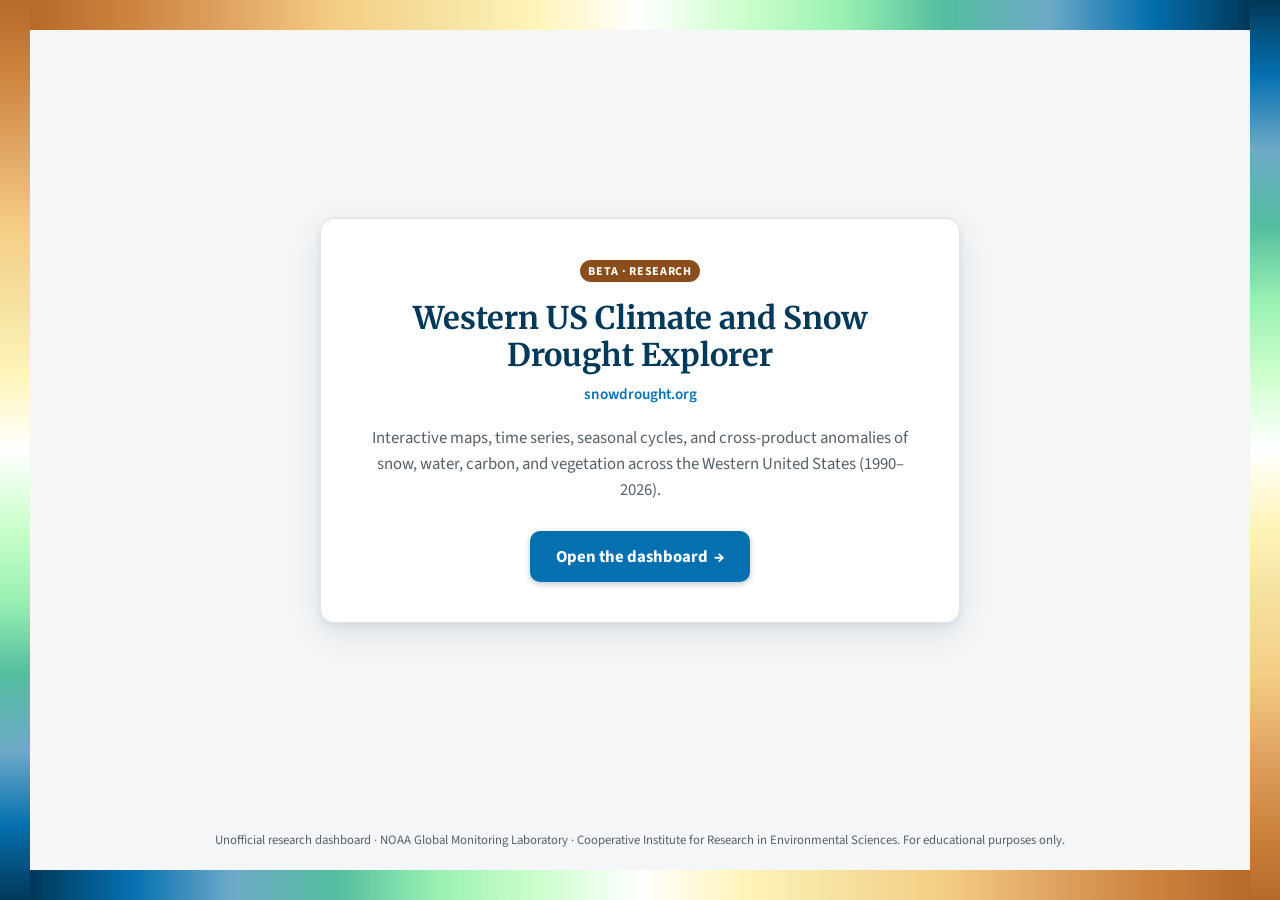
<file: index.html>
<!DOCTYPE html>
<html lang="en">
<head>
<meta charset="UTF-8">
<meta name="viewport" content="width=device-width, initial-scale=1.0">
<meta name="description" content="snowdrought.org — Western US Climate and Snow Drought Explorer: an unofficial research dashboard from NOAA GML / CIRES.">
<title>snowdrought.org — Western US Climate and Snow Drought Explorer</title>
<link rel="icon" href="data:image/svg+xml,%3Csvg xmlns='http://www.w3.org/2000/svg' viewBox='0 0 24 24'%3E%3Cg stroke='%23162e51' stroke-width='2' stroke-linecap='round'%3E%3Cline x1='12' y1='2' x2='12' y2='22'/%3E%3Cline x1='4' y1='6' x2='20' y2='18'/%3E%3Cline x1='4' y1='18' x2='20' y2='6'/%3E%3C/g%3E%3C/svg%3E">
<link rel="preconnect" href="https://fonts.googleapis.com">
<link href="https://fonts.googleapis.com/css2?family=Source+Sans+Pro:wght@400;600;700&family=Merriweather:wght@700;900&display=swap" rel="stylesheet">
<style>
  /* Palette: NCL precip_diff_12lev (dry/brown -> white -> wet/blue). */
  :root {
    --dry-dark: #B66A28; --dry: #CD853F; --tan: #F5CD84; --cream: #FFF5BA;
    --wet-pale: #CDFFCD; --wet: #53BD9F; --wet-blue: #0570B0; --wet-navy: #023858;
    --badge: #8A4E1C;               /* darkened dry-brown for legible badge text */
    --text: #1b1b1b; --muted: #566069; --panel: #ffffff; --border: #e2e6e3;
    --heading: 'Merriweather', Georgia, serif;
    --body: 'Source Sans Pro', -apple-system, BlinkMacSystemFont, 'Segoe UI', sans-serif;
  }
  * { box-sizing: border-box; }
  body { margin: 0; min-height: 100vh; font-family: var(--body); color: var(--text);
    background: #f5f6f7; display: flex; flex-direction: column; padding: 30px; }
  /* Perimeter frame: the full precip_diff_12lev colormap runs along every edge,
     flowing continuously around the loop so adjacent edges meet on the same color. */
  .frame-top, .frame-bottom { position: fixed; left: 30px; right: 30px; height: 30px; z-index: 10; }
  .frame-left, .frame-right { position: fixed; top: 0; bottom: 0; width: 30px; z-index: 10; }
  .frame-top    { top: 0;    background: linear-gradient(90deg,  #B66A28, #CD853F, #E1A564, #F5CD84, #F5E09E, #FFF5BA, #FFFFFF, #CDFFCD, #99F0B2, #53BD9F, #6EAAC8, #0570B0, #023858); }
  .frame-right  { right: 0;  background: linear-gradient(180deg, #023858, #0570B0, #6EAAC8, #53BD9F, #99F0B2, #CDFFCD, #FFFFFF, #FFF5BA, #F5E09E, #F5CD84, #E1A564, #CD853F, #B66A28); }
  .frame-bottom { bottom: 0; background: linear-gradient(90deg,  #023858, #0570B0, #6EAAC8, #53BD9F, #99F0B2, #CDFFCD, #FFFFFF, #FFF5BA, #F5E09E, #F5CD84, #E1A564, #CD853F, #B66A28); }
  .frame-left   { left: 0;   background: linear-gradient(180deg, #B66A28, #CD853F, #E1A564, #F5CD84, #F5E09E, #FFF5BA, #FFFFFF, #CDFFCD, #99F0B2, #53BD9F, #6EAAC8, #0570B0, #023858); }
  main { flex: 1; display: flex; align-items: center; justify-content: center; padding: 2rem 1.25rem; }
  .card { width: 100%; max-width: 640px; background: var(--panel); border: 1px solid var(--border);
    border-radius: 14px; box-shadow: 0 10px 30px rgba(2,56,88,0.12), 0 2px 6px rgba(2,56,88,0.07);
    padding: 2.5rem 2.25rem; text-align: center; }
  .tag { display: inline-block; font-size: 0.75rem; font-weight: 700; letter-spacing: 0.06em;
    text-transform: uppercase; color: #fff; background: var(--badge); border-radius: 999px;
    padding: 0.22em 0.7em; margin-bottom: 1.1rem; }
  h1 { font-family: var(--heading); color: var(--wet-navy); font-size: 1.95rem; line-height: 1.2;
    margin: 0 0 0.5rem; }
  .host { font-size: 0.95rem; color: var(--wet-blue); font-weight: 600; margin: 0 0 1.25rem; }
  p.lead { font-size: 1.05rem; color: var(--muted); line-height: 1.55; margin: 0 0 1.75rem; }
  .btn { display: inline-block; font-weight: 700; font-size: 1.05rem; text-decoration: none;
    color: #fff; background: var(--wet-blue); padding: 0.85rem 1.6rem; border-radius: 10px;
    box-shadow: 0 2px 6px rgba(2,56,88,0.28); transition: background 150ms ease, transform 150ms ease; }
  .btn:hover { background: var(--wet-navy); transform: translateY(-1px); }
  .btn .arrow { margin-left: 0.4em; }
  footer { color: var(--muted); font-size: 0.8rem; text-align: center; padding: 1.25rem; line-height: 1.5; }
  @media (max-width: 480px) { h1 { font-size: 1.55rem; } .card { padding: 2rem 1.4rem; } }
</style>
</head>
<body>
<div class="frame-top"></div>
<div class="frame-right"></div>
<div class="frame-bottom"></div>
<div class="frame-left"></div>
<main>
  <div class="card">
    <span class="tag">Beta · Research</span>
    <h1>Western US Climate and Snow Drought Explorer</h1>
    <p class="host">snowdrought.org</p>
    <p class="lead">
      Interactive maps, time series, seasonal cycles, and cross-product anomalies of
      snow, water, carbon, and vegetation across the Western United States (1990&ndash;2026).
    </p>
    <a class="btn" href="home.html">
      Open the dashboard<span class="arrow">&rarr;</span>
    </a>
  </div>
</main>
<footer>
  Unofficial research dashboard &middot; NOAA Global Monitoring Laboratory &middot;
  Cooperative Institute for Research in Environmental Sciences. For educational purposes only.
</footer>
</body>
</html>
</file>
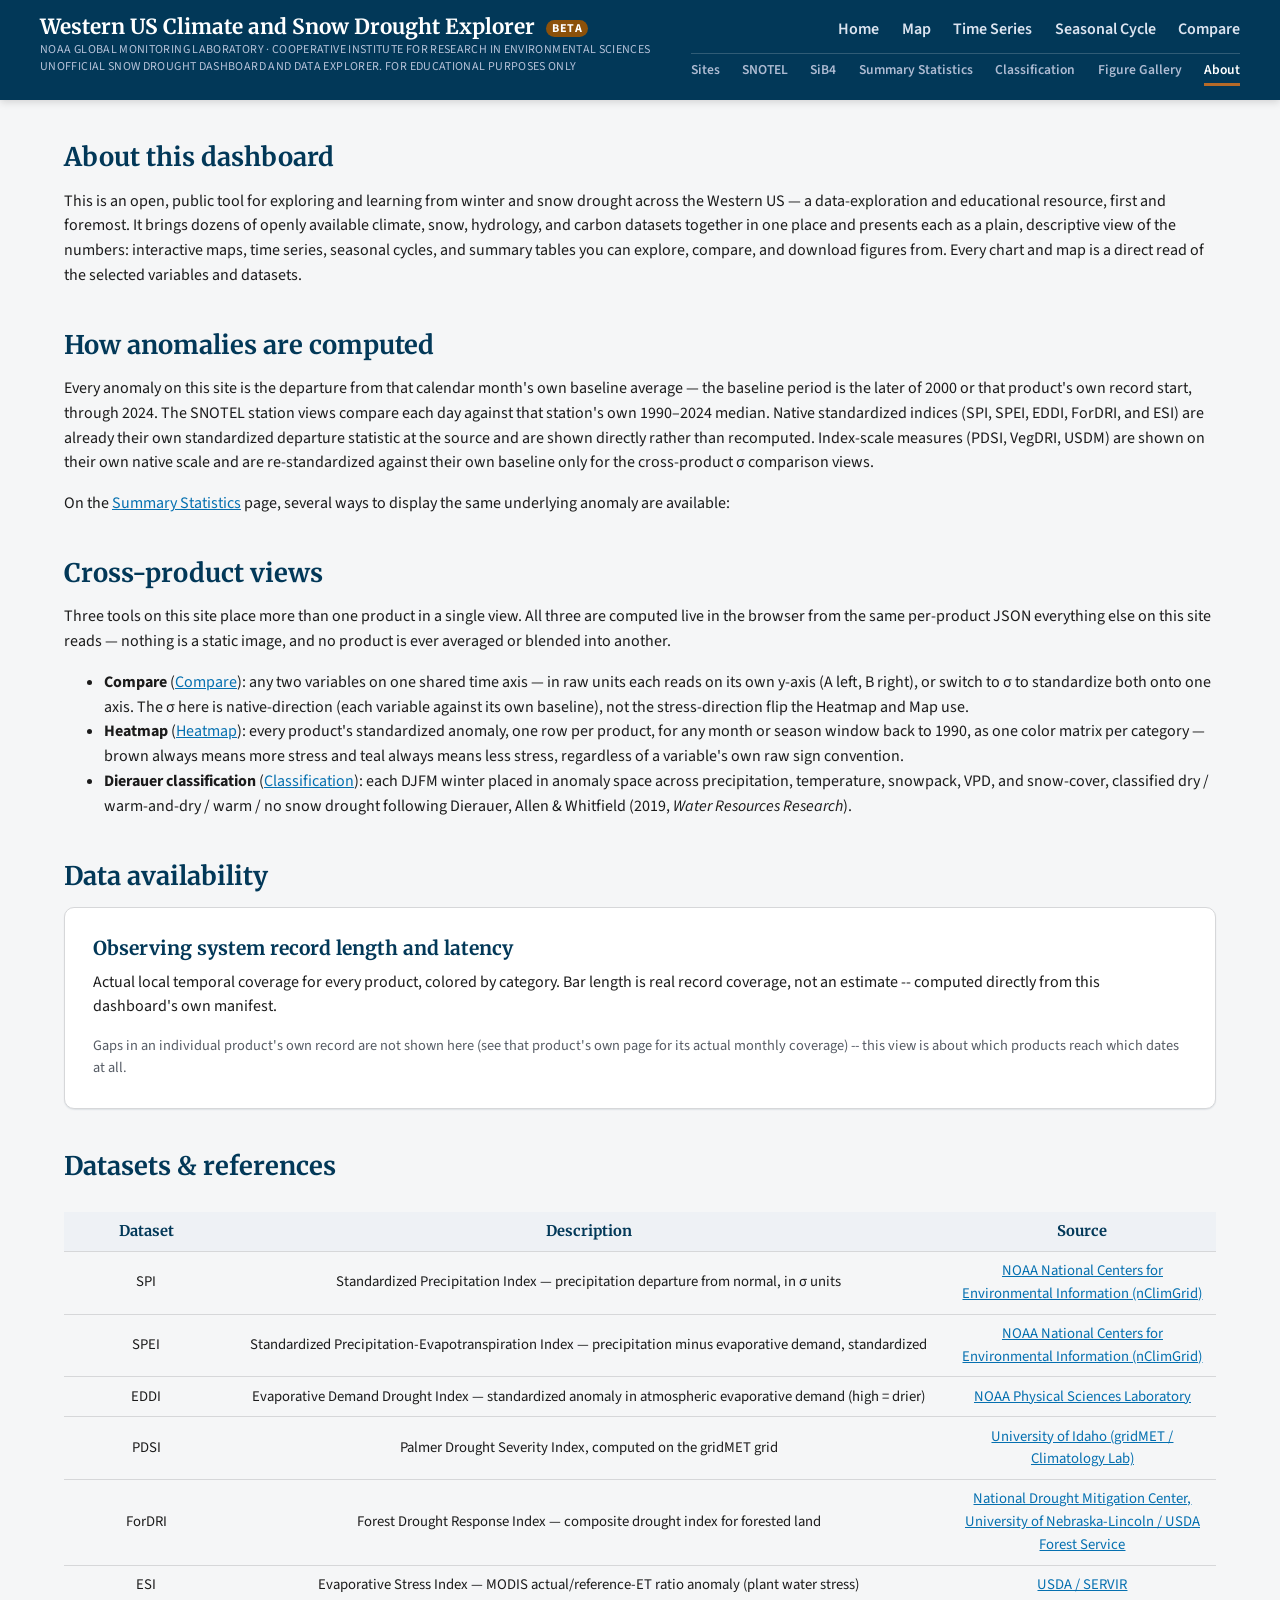
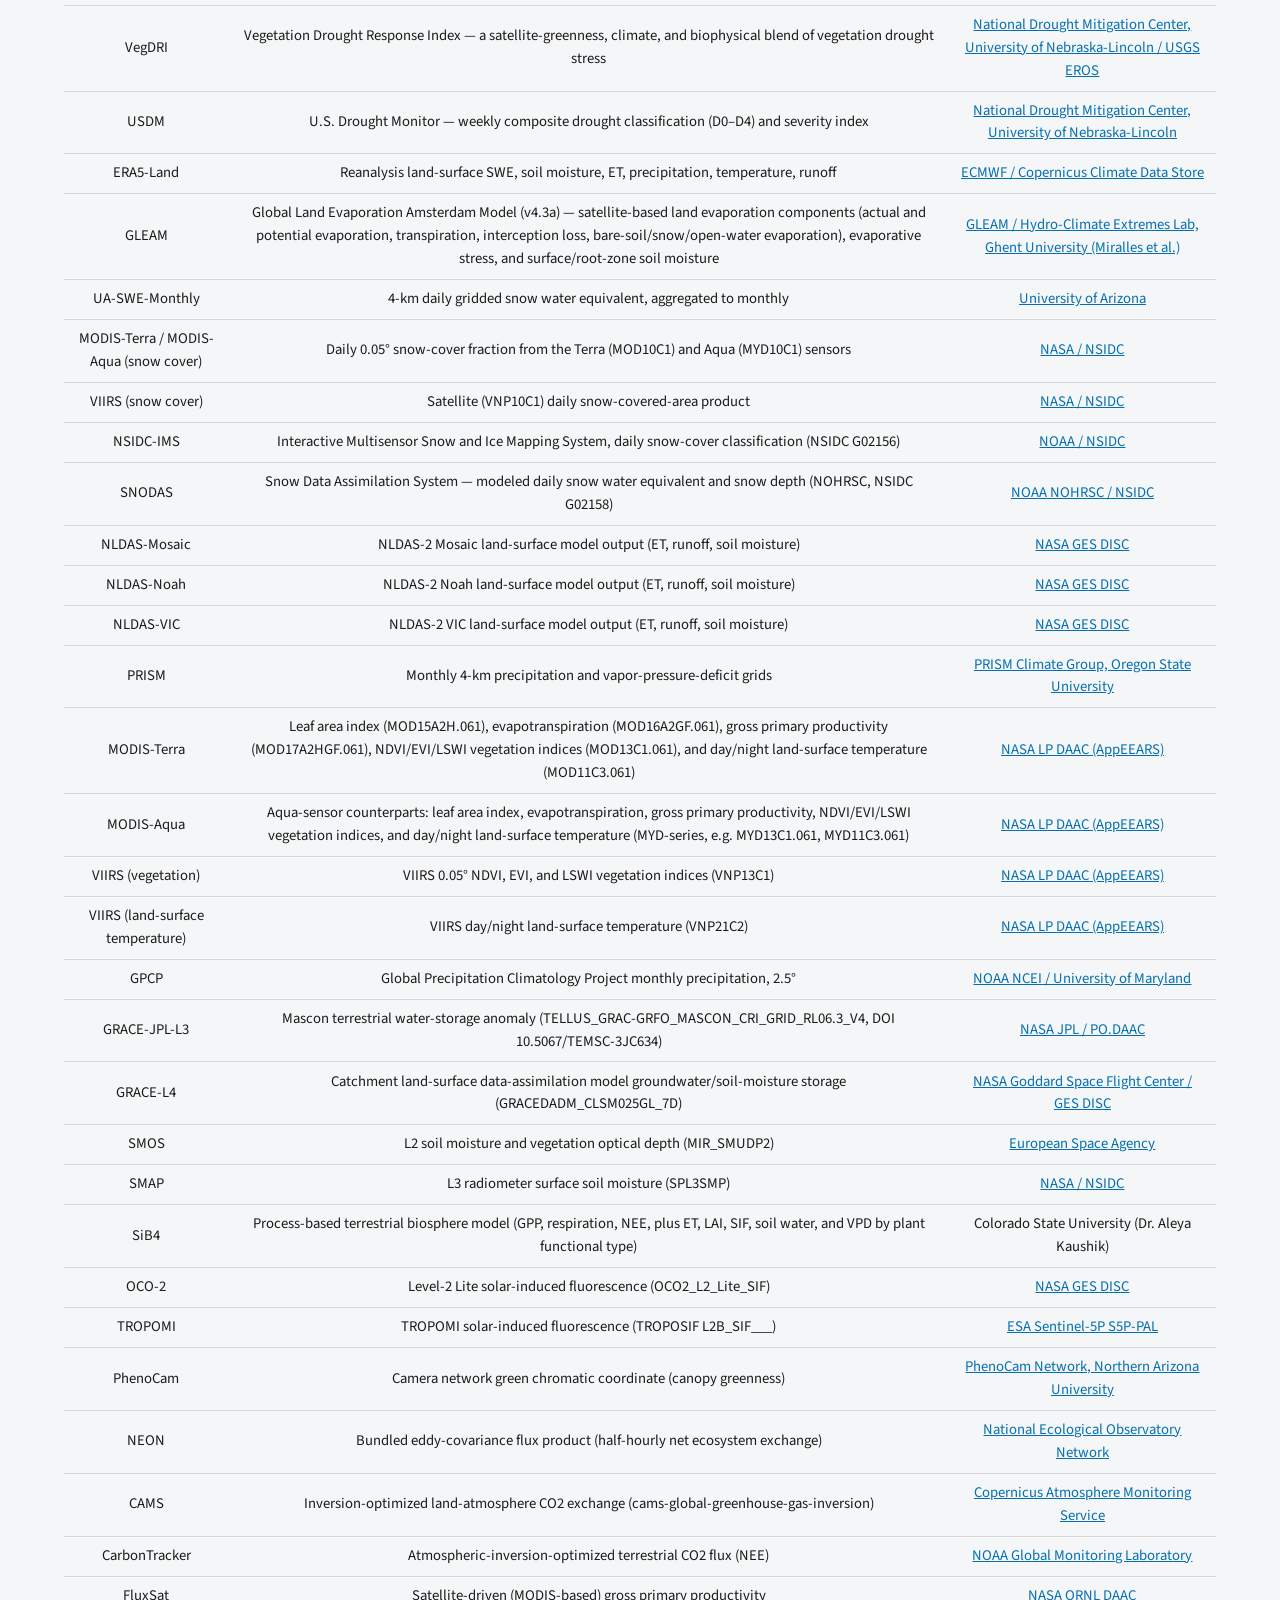
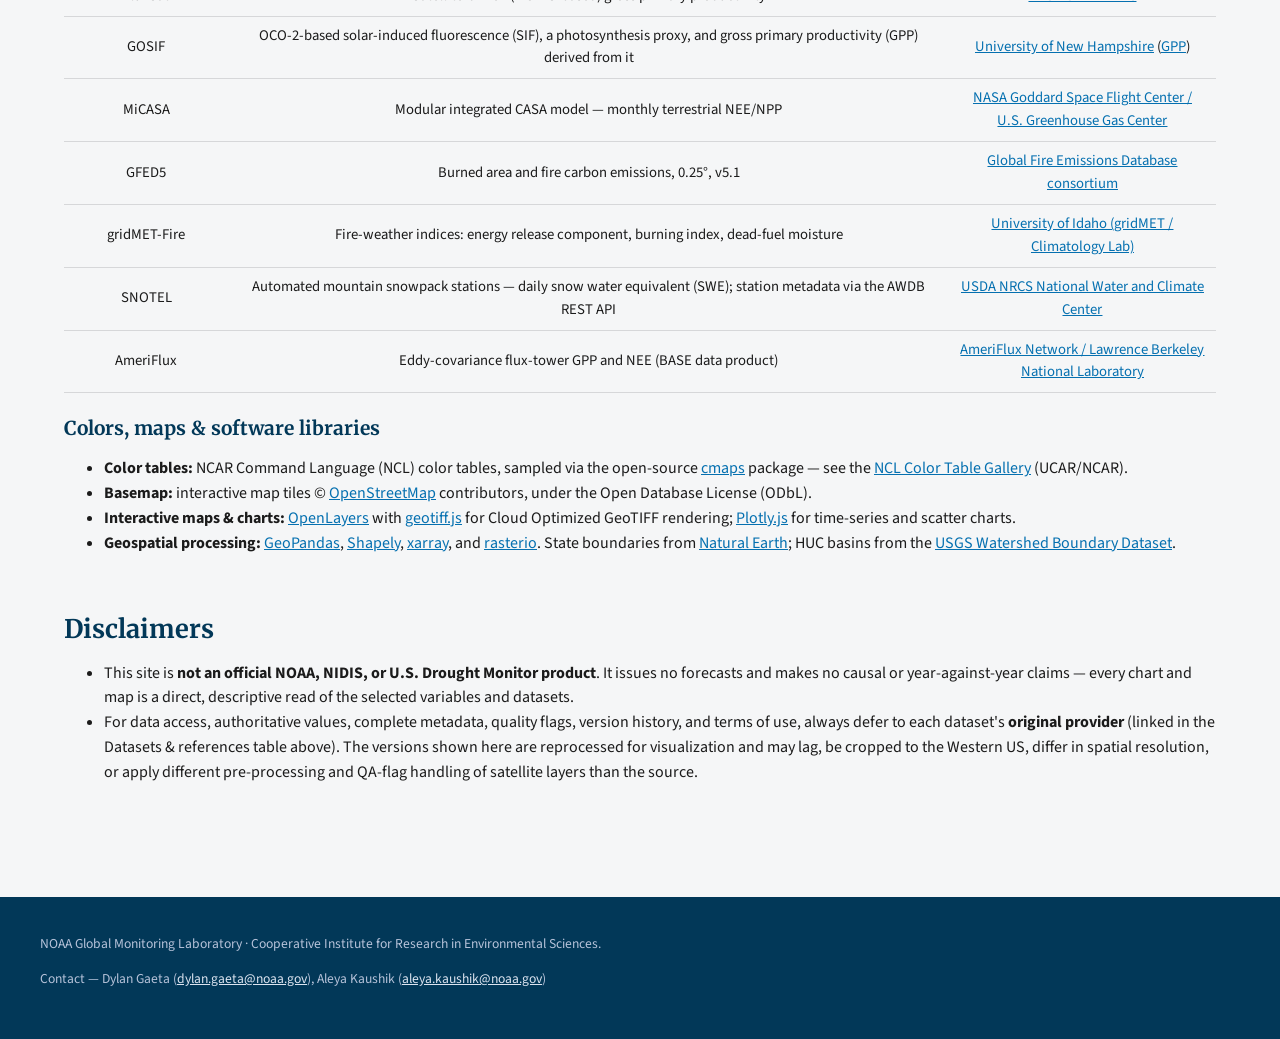
<file: about.html>
<!DOCTYPE html>
<html lang="en">
<head>
<meta charset="UTF-8">
<meta name="viewport" content="width=device-width, initial-scale=1.0">
<meta name="description" content="Methodology, data sources, and references for the Western US Climate and Snow Drought Explorer -- an unofficial, descriptive-only research dashboard.">
<title>About &mdash; 2025-2026 Western US Climate and Snow Drought Explorer</title>
<link rel="icon" href="data:image/svg+xml,%3Csvg xmlns='http://www.w3.org/2000/svg' viewBox='0 0 24 24'%3E%3Cg stroke='%23162e51' stroke-width='2' stroke-linecap='round'%3E%3Cline x1='12' y1='2' x2='12' y2='22'/%3E%3Cline x1='4' y1='6' x2='20' y2='18'/%3E%3Cline x1='4' y1='18' x2='20' y2='6'/%3E%3C/g%3E%3C/svg%3E">
<link rel="preconnect" href="https://fonts.googleapis.com">
<link href="https://fonts.googleapis.com/css2?family=Source+Sans+Pro:wght@400;600;700&family=Merriweather:wght@700;900&display=swap" rel="stylesheet">
<link rel="stylesheet" href="css/style.css">
<script src="https://cdn.plot.ly/plotly-2.35.2.min.js"></script>
</head>
<body>

<header class="site-header">
  <div class="header-inner">
    <h1 class="wordmark-h1"><a class="wordmark" href="home.html">Western US Climate and Snow Drought Explorer <span class="beta-tag">BETA</span>
      <small>NOAA Global Monitoring Laboratory &middot; Cooperative Institute for Research in Environmental Sciences</small>
      <small>Unofficial snow drought dashboard and data explorer. For educational purposes only</small>
    </a></h1>
    <button class="nav-toggle" id="nav-toggle" type="button" aria-label="Toggle navigation" aria-expanded="false" aria-controls="site-nav"><span></span><span></span><span></span></button>
        <nav class="site-nav" id="site-nav">
      <div class="nav-primary">
        <a href="home.html">Home</a>
        <a href="map.html">Map</a>
        <a href="explore.html">Time Series</a>
        <a href="seasonal.html">Seasonal Cycle</a>
        <a href="compare.html">Compare</a>
      </div>
      <div class="nav-secondary">
        <a href="sites.html">Sites</a>
        <a href="snotel.html">SNOTEL</a>
        <a href="sib4.html">SiB4</a>
        <a href="data.html">Summary Statistics</a>
        <a href="classification.html">Classification</a>
        <a href="gallery.html">Figure Gallery</a>
        <a href="about.html" class="active">About</a>
      </div>
    </nav>
  </div>
</header>

<main>

  <section id="what-this-is">
    <h2>About this dashboard</h2>
    <p>
      This is an open, public tool for exploring and learning from winter and
      snow drought across the Western US &mdash; a data-exploration and
      educational resource, first and foremost. It brings dozens of openly
      available climate, snow, hydrology, and carbon datasets together in one
      place and presents each as a plain, descriptive view of the numbers:
      interactive maps, time series, seasonal cycles, and summary tables you
      can explore, compare, and download figures from. Every chart and map is a
      direct read of the selected variables and datasets.
    </p>
  </section>

  <section id="methodology">
    <h2>How anomalies are computed</h2>
    <p>
      Every anomaly on this site is the departure from that calendar
      month's own baseline average &mdash; the baseline period is the
      later of 2000 or that product's own record start, through 2024. The
      SNOTEL station views compare each day against that station's own
      1990&ndash;2024 median.
      Native standardized indices (SPI, SPEI, EDDI, ForDRI, and ESI)
      are already their own standardized departure statistic at the source
      and are shown directly rather than recomputed. Index-scale measures
      (PDSI, VegDRI, USDM) are shown on their own native scale and are
      re-standardized against their own baseline only for the cross-product
      &sigma; comparison views.
    </p>
    <p>
      On the <a href="data.html">Summary Statistics</a> page, several ways to display the
      same underlying anomaly are available:
    </p>
    <ul id="value-type-list"></ul>
  </section>

  <section id="cross-product-methodology">
    <h2>Cross-product views</h2>
    <p>
      Three tools on this site place more than one product in a single view.
      All three are computed live in the browser from the same
      per-product JSON everything else on this site reads &mdash; nothing is
      a static image, and no product is ever averaged or blended into
      another.
    </p>
    <ul>
      <li><strong>Compare</strong>
        (<a href="compare.html">Compare</a>): any two variables on one shared
        time axis &mdash; in raw units each reads on its own y-axis (A left, B
        right), or switch to &sigma; to standardize both onto one axis. The
        &sigma; here is native-direction (each variable against its own
        baseline), not the stress-direction flip the Heatmap and Map use.</li>
      <li><strong>Heatmap</strong> (<a href="heatmaps.html">Heatmap</a>):
        every product's standardized anomaly, one row per product, for any
        month or season window back to 1990, as one color matrix per
        category &mdash; brown always means more stress and teal always means
        less stress, regardless of a variable's own raw sign convention.</li>
      <li><strong>Dierauer classification</strong>
        (<a href="classification.html">Classification</a>): each DJFM
        winter placed in anomaly space across precipitation, temperature,
        snowpack, VPD, and snow-cover, classified dry / warm-and-dry / warm
        / no snow drought following Dierauer, Allen &amp; Whitfield (2019,
        <em>Water Resources Research</em>).</li>
    </ul>
  </section>

  <section id="observational-coverage">
    <h2>Data availability</h2>
    <div class="panel finding-card">
      <h3>Observing system record length and latency</h3>
      <p>Actual local temporal coverage for every product,
        colored by category. Bar length is real record coverage, not an
        estimate -- computed directly from this dashboard's own manifest.</p>
      <div id="coverage-chart"></div>
      <p class="finding-note">Gaps in an individual product's own record are not shown here (see that product's own page for its actual monthly coverage) -- this view is about which products reach which dates at all.</p>
    </div>
  </section>

  <section id="references">
    <h2>Datasets &amp; references</h2>
    <div style="overflow-x:auto;">
      <table class="headline-table">
        <thead><tr><th>Dataset</th><th>Description</th><th>Source</th></tr></thead>
        <tbody>
          <tr><td>SPI</td><td>Standardized Precipitation Index &mdash; precipitation departure from normal, in &sigma; units</td><td><a href="https://www.drought.gov/data-maps-tools/us-gridded-standardized-precipitation-index-spi-nclimgrid-monthly" target="_blank" rel="noopener">NOAA National Centers for Environmental Information (nClimGrid)</a></td></tr>
          <tr><td>SPEI</td><td>Standardized Precipitation-Evapotranspiration Index &mdash; precipitation minus evaporative demand, standardized</td><td><a href="https://www.drought.gov/data-maps-tools/us-gridded-standardized-precipitation-index-spei-nclimgrid-monthly" target="_blank" rel="noopener">NOAA National Centers for Environmental Information (nClimGrid)</a></td></tr>
          <tr><td>EDDI</td><td>Evaporative Demand Drought Index &mdash; standardized anomaly in atmospheric evaporative demand (high = drier)</td><td><a href="https://psl.noaa.gov/eddi/" target="_blank" rel="noopener">NOAA Physical Sciences Laboratory</a></td></tr>
          <tr><td>PDSI</td><td>Palmer Drought Severity Index, computed on the gridMET grid</td><td><a href="https://www.drought.gov/data-maps-tools/us-gridded-palmer-drought-severity-index-pdsi-gridmet" target="_blank" rel="noopener">University of Idaho (gridMET / Climatology Lab)</a></td></tr>
          <tr><td>ForDRI</td><td>Forest Drought Response Index &mdash; composite drought index for forested land</td><td><a href="https://fordri.unl.edu" target="_blank" rel="noopener">National Drought Mitigation Center, University of Nebraska-Lincoln / USDA Forest Service</a></td></tr>
          <tr><td>ESI</td><td>Evaporative Stress Index &mdash; MODIS actual/reference-ET ratio anomaly (plant water stress)</td><td><a href="https://gis1.servirglobal.net/data/esi" target="_blank" rel="noopener">USDA / SERVIR</a></td></tr>
          <tr><td>VegDRI</td><td>Vegetation Drought Response Index &mdash; a satellite-greenness, climate, and biophysical blend of vegetation drought stress</td><td><a href="https://vegdri.unl.edu/" target="_blank" rel="noopener">National Drought Mitigation Center, University of Nebraska-Lincoln / USGS EROS</a></td></tr>
          <tr><td>USDM</td><td>U.S. Drought Monitor &mdash; weekly composite drought classification (D0&ndash;D4) and severity index</td><td><a href="https://droughtmonitor.unl.edu/" target="_blank" rel="noopener">National Drought Mitigation Center, University of Nebraska-Lincoln</a></td></tr>
          <tr><td>ERA5-Land</td><td>Reanalysis land-surface SWE, soil moisture, ET, precipitation, temperature, runoff</td><td><a href="https://cds.climate.copernicus.eu/" target="_blank" rel="noopener">ECMWF / Copernicus Climate Data Store</a></td></tr>
          <tr><td>GLEAM</td><td>Global Land Evaporation Amsterdam Model (v4.3a) &mdash; satellite-based land evaporation components (actual and potential evaporation, transpiration, interception loss, bare-soil/snow/open-water evaporation), evaporative stress, and surface/root-zone soil moisture</td><td><a href="https://www.gleam.eu/" target="_blank" rel="noopener">GLEAM / Hydro-Climate Extremes Lab, Ghent University (Miralles et al.)</a></td></tr>
          <tr><td>UA-SWE-Monthly</td><td>4-km daily gridded snow water equivalent, aggregated to monthly</td><td><a href="https://climate.arizona.edu/data/UA_SWE/DailyData_4km" target="_blank" rel="noopener">University of Arizona</a></td></tr>
          <tr><td>MODIS-Terra / MODIS-Aqua (snow cover)</td><td>Daily 0.05&deg; snow-cover fraction from the Terra (MOD10C1) and Aqua (MYD10C1) sensors</td><td><a href="https://nsidc.org/data/mod10c1" target="_blank" rel="noopener">NASA / NSIDC</a></td></tr>
          <tr><td>VIIRS (snow cover)</td><td>Satellite (VNP10C1) daily snow-covered-area product</td><td><a href="https://nsidc.org/data/vnp10c1" target="_blank" rel="noopener">NASA / NSIDC</a></td></tr>
          <tr><td>NSIDC-IMS</td><td>Interactive Multisensor Snow and Ice Mapping System, daily snow-cover classification (NSIDC G02156)</td><td><a href="https://nsidc.org/data/g02156" target="_blank" rel="noopener">NOAA / NSIDC</a></td></tr>
          <tr><td>SNODAS</td><td>Snow Data Assimilation System &mdash; modeled daily snow water equivalent and snow depth (NOHRSC, NSIDC G02158)</td><td><a href="https://nsidc.org/data/g02158" target="_blank" rel="noopener">NOAA NOHRSC / NSIDC</a></td></tr>
          <tr><td>NLDAS-Mosaic</td><td>NLDAS-2 Mosaic land-surface model output (ET, runoff, soil moisture)</td><td><a href="https://ldas.gsfc.nasa.gov/nldas" target="_blank" rel="noopener">NASA GES DISC</a></td></tr>
          <tr><td>NLDAS-Noah</td><td>NLDAS-2 Noah land-surface model output (ET, runoff, soil moisture)</td><td><a href="https://ldas.gsfc.nasa.gov/nldas" target="_blank" rel="noopener">NASA GES DISC</a></td></tr>
          <tr><td>NLDAS-VIC</td><td>NLDAS-2 VIC land-surface model output (ET, runoff, soil moisture)</td><td><a href="https://ldas.gsfc.nasa.gov/nldas" target="_blank" rel="noopener">NASA GES DISC</a></td></tr>
          <tr><td>PRISM</td><td>Monthly 4-km precipitation and vapor-pressure-deficit grids</td><td><a href="https://prism.oregonstate.edu/" target="_blank" rel="noopener">PRISM Climate Group, Oregon State University</a></td></tr>
          <tr><td>MODIS-Terra</td><td>Leaf area index (MOD15A2H.061), evapotranspiration (MOD16A2GF.061), gross primary productivity (MOD17A2HGF.061), NDVI/EVI/LSWI vegetation indices (MOD13C1.061), and day/night land-surface temperature (MOD11C3.061)</td><td><a href="https://appeears.earthdatacloud.nasa.gov/" target="_blank" rel="noopener">NASA LP DAAC (AppEEARS)</a></td></tr>
          <tr><td>MODIS-Aqua</td><td>Aqua-sensor counterparts: leaf area index, evapotranspiration, gross primary productivity, NDVI/EVI/LSWI vegetation indices, and day/night land-surface temperature (MYD-series, e.g. MYD13C1.061, MYD11C3.061)</td><td><a href="https://appeears.earthdatacloud.nasa.gov/" target="_blank" rel="noopener">NASA LP DAAC (AppEEARS)</a></td></tr>
          <tr><td>VIIRS (vegetation)</td><td>VIIRS 0.05&deg; NDVI, EVI, and LSWI vegetation indices (VNP13C1)</td><td><a href="https://appeears.earthdatacloud.nasa.gov/" target="_blank" rel="noopener">NASA LP DAAC (AppEEARS)</a></td></tr>
          <tr><td>VIIRS (land-surface temperature)</td><td>VIIRS day/night land-surface temperature (VNP21C2)</td><td><a href="https://appeears.earthdatacloud.nasa.gov/" target="_blank" rel="noopener">NASA LP DAAC (AppEEARS)</a></td></tr>
          <tr><td>GPCP</td><td>Global Precipitation Climatology Project monthly precipitation, 2.5&deg;</td><td><a href="https://www.ncei.noaa.gov/products/global-precipitation-climatology-project" target="_blank" rel="noopener">NOAA NCEI / University of Maryland</a></td></tr>
          <tr><td>GRACE-JPL-L3</td><td>Mascon terrestrial water-storage anomaly (TELLUS_GRAC-GRFO_MASCON_CRI_GRID_RL06.3_V4, DOI 10.5067/TEMSC-3JC634)</td><td><a href="https://podaac.jpl.nasa.gov/dataset/TELLUS_GRAC-GRFO_MASCON_CRI_GRID_RL06.3_V4" target="_blank" rel="noopener">NASA JPL / PO.DAAC</a></td></tr>
          <tr><td>GRACE-L4</td><td>Catchment land-surface data-assimilation model groundwater/soil-moisture storage (GRACEDADM_CLSM025GL_7D)</td><td><a href="https://earth.gsfc.nasa.gov/hydro/data/groundwater-and-soil-moisture-conditions-grace-data-assimilation" target="_blank" rel="noopener">NASA Goddard Space Flight Center / GES DISC</a></td></tr>
          <tr><td>SMOS</td><td>L2 soil moisture and vegetation optical depth (MIR_SMUDP2)</td><td><a href="https://earth.esa.int/eogateway/missions/smos" target="_blank" rel="noopener">European Space Agency</a></td></tr>
          <tr><td>SMAP</td><td>L3 radiometer surface soil moisture (SPL3SMP)</td><td><a href="https://nsidc.org/data/spl3smp" target="_blank" rel="noopener">NASA / NSIDC</a></td></tr>
          <tr><td>SiB4</td><td>Process-based terrestrial biosphere model (GPP, respiration, NEE, plus ET, LAI, SIF, soil water, and VPD by plant functional type)</td><td>Colorado State University (Dr. Aleya Kaushik)</td></tr>
          <tr><td>OCO-2</td><td>Level-2 Lite solar-induced fluorescence (OCO2_L2_Lite_SIF)</td><td><a href="https://disc.gsfc.nasa.gov/" target="_blank" rel="noopener">NASA GES DISC</a></td></tr>
          <tr><td>TROPOMI</td><td>TROPOMI solar-induced fluorescence (TROPOSIF L2B_SIF___)</td><td><a href="https://s5p-pal.com/" target="_blank" rel="noopener">ESA Sentinel-5P S5P-PAL</a></td></tr>
          <tr><td>PhenoCam</td><td>Camera network green chromatic coordinate (canopy greenness)</td><td><a href="https://phenocam.nau.edu/" target="_blank" rel="noopener">PhenoCam Network, Northern Arizona University</a></td></tr>
          <tr><td>NEON</td><td>Bundled eddy-covariance flux product (half-hourly net ecosystem exchange)</td><td><a href="https://data.neonscience.org/data-products/DP4.00200.001" target="_blank" rel="noopener">National Ecological Observatory Network</a></td></tr>
          <tr><td>CAMS</td><td>Inversion-optimized land-atmosphere CO2 exchange (cams-global-greenhouse-gas-inversion)</td><td><a href="https://ads.atmosphere.copernicus.eu/" target="_blank" rel="noopener">Copernicus Atmosphere Monitoring Service</a></td></tr>
          <tr><td>CarbonTracker</td><td>Atmospheric-inversion-optimized terrestrial CO2 flux (NEE)</td><td><a href="https://gml.noaa.gov/ccgg/carbontracker/" target="_blank" rel="noopener">NOAA Global Monitoring Laboratory</a></td></tr>
          <tr><td>FluxSat</td><td>Satellite-driven (MODIS-based) gross primary productivity</td><td><a href="https://www.earthdata.nasa.gov/data/catalog/ornl-cloud-fluxsat-gpp-fpar-1835-2" target="_blank" rel="noopener">NASA ORNL DAAC</a></td></tr>
          <tr><td>GOSIF</td><td>OCO-2-based solar-induced fluorescence (SIF), a photosynthesis proxy, and gross primary productivity (GPP) derived from it</td><td><a href="https://data.globalecology.unh.edu/data/GOSIF_v2/Monthly/" target="_blank" rel="noopener">University of New Hampshire</a> (<a href="https://data.globalecology.unh.edu/data/GOSIF-GPP_v3/Monthly/Mean/" target="_blank" rel="noopener">GPP</a>)</td></tr>
          <tr><td>MiCASA</td><td>Modular integrated CASA model &mdash; monthly terrestrial NEE/NPP</td><td><a href="https://earth.gov/ghgcenter/data-catalog/micasa-carbonflux-grid-v1" target="_blank" rel="noopener">NASA Goddard Space Flight Center / U.S. Greenhouse Gas Center</a></td></tr>
          <tr><td>GFED5</td><td>Burned area and fire carbon emissions, 0.25&deg;, v5.1</td><td><a href="https://www.globalfiredata.org/data.html" target="_blank" rel="noopener">Global Fire Emissions Database consortium</a></td></tr>
          <tr><td>gridMET-Fire</td><td>Fire-weather indices: energy release component, burning index, dead-fuel moisture</td><td><a href="https://www.northwestknowledge.net/metdata/data" target="_blank" rel="noopener">University of Idaho (gridMET / Climatology Lab)</a></td></tr>
          <tr><td>SNOTEL</td><td>Automated mountain snowpack stations &mdash; daily snow water equivalent (SWE); station metadata via the AWDB REST API</td><td><a href="https://www.nrcs.usda.gov/wps/portal/wcc/home/" target="_blank" rel="noopener">USDA NRCS National Water and Climate Center</a></td></tr>
          <tr><td>AmeriFlux</td><td>Eddy-covariance flux-tower GPP and NEE (BASE data product)</td><td><a href="https://ameriflux.lbl.gov/" target="_blank" rel="noopener">AmeriFlux Network / Lawrence Berkeley National Laboratory</a></td></tr>
        </tbody>
      </table>

      <h3>Colors, maps &amp; software libraries</h3>
      <ul>
        <li><strong>Color tables:</strong> NCAR Command Language (NCL) color tables, sampled via the open-source <a href="https://github.com/hhuangwx/cmaps" target="_blank" rel="noopener">cmaps</a> package &mdash; see the <a href="https://www.ncl.ucar.edu/Document/Graphics/color_table_gallery.shtml" target="_blank" rel="noopener">NCL Color Table Gallery</a> (UCAR/NCAR).</li>
        <li><strong>Basemap:</strong> interactive map tiles &copy; <a href="https://www.openstreetmap.org/copyright" target="_blank" rel="noopener">OpenStreetMap</a> contributors, under the Open Database License (ODbL).</li>
        <li><strong>Interactive maps &amp; charts:</strong> <a href="https://openlayers.org/" target="_blank" rel="noopener">OpenLayers</a> with <a href="https://geotiffjs.github.io/" target="_blank" rel="noopener">geotiff.js</a> for Cloud Optimized GeoTIFF rendering; <a href="https://plotly.com/javascript/" target="_blank" rel="noopener">Plotly.js</a> for time-series and scatter charts.</li>
        <li><strong>Geospatial processing:</strong> <a href="https://geopandas.org/" target="_blank" rel="noopener">GeoPandas</a>, <a href="https://shapely.readthedocs.io/" target="_blank" rel="noopener">Shapely</a>, <a href="https://xarray.dev/" target="_blank" rel="noopener">xarray</a>, and <a href="https://rasterio.readthedocs.io/" target="_blank" rel="noopener">rasterio</a>. State boundaries from <a href="https://www.naturalearthdata.com/" target="_blank" rel="noopener">Natural Earth</a>; HUC basins from the <a href="https://www.usgs.gov/national-hydrography/watershed-boundary-dataset" target="_blank" rel="noopener">USGS Watershed Boundary Dataset</a>.</li>
      </ul>
    </div>
  </section>

  <section id="disclaimers">
    <h2>Disclaimers</h2>
    <ul>
      <li>This site is <strong>not an official NOAA, NIDIS, or U.S. Drought
        Monitor product</strong>. It issues no forecasts and makes no causal or
        year-against-year claims &mdash; every chart and map is a direct,
        descriptive read of the selected variables and datasets.</li>
      <li>For data access, authoritative values, complete metadata, quality
        flags, version history, and terms of use, always defer to each
        dataset's <strong>original provider</strong> (linked in the Datasets
        &amp; references table above). The versions shown here are reprocessed
        for visualization and may lag, be cropped to the Western US, differ in
        spatial resolution, or apply different pre-processing and QA-flag
        handling of satellite layers than the source.</li>
    </ul>
  </section>

</main>

<footer class="site-footer">
  <div class="footer-inner">
    <p>
      NOAA Global Monitoring Laboratory &middot; Cooperative Institute for
      Research in Environmental Sciences.
    </p>
    <p id="contact">
      Contact &mdash;
      Dylan Gaeta (<a href="mailto:dylan.gaeta@noaa.gov">dylan.gaeta@noaa.gov</a>),
      Aleya Kaushik (<a href="mailto:aleya.kaushik@noaa.gov">aleya.kaushik@noaa.gov</a>)
    </p>
  </div>
</footer>

<script src="js/common.js"></script>
<script src="js/about.js"></script>
</body>
</html>
</file>
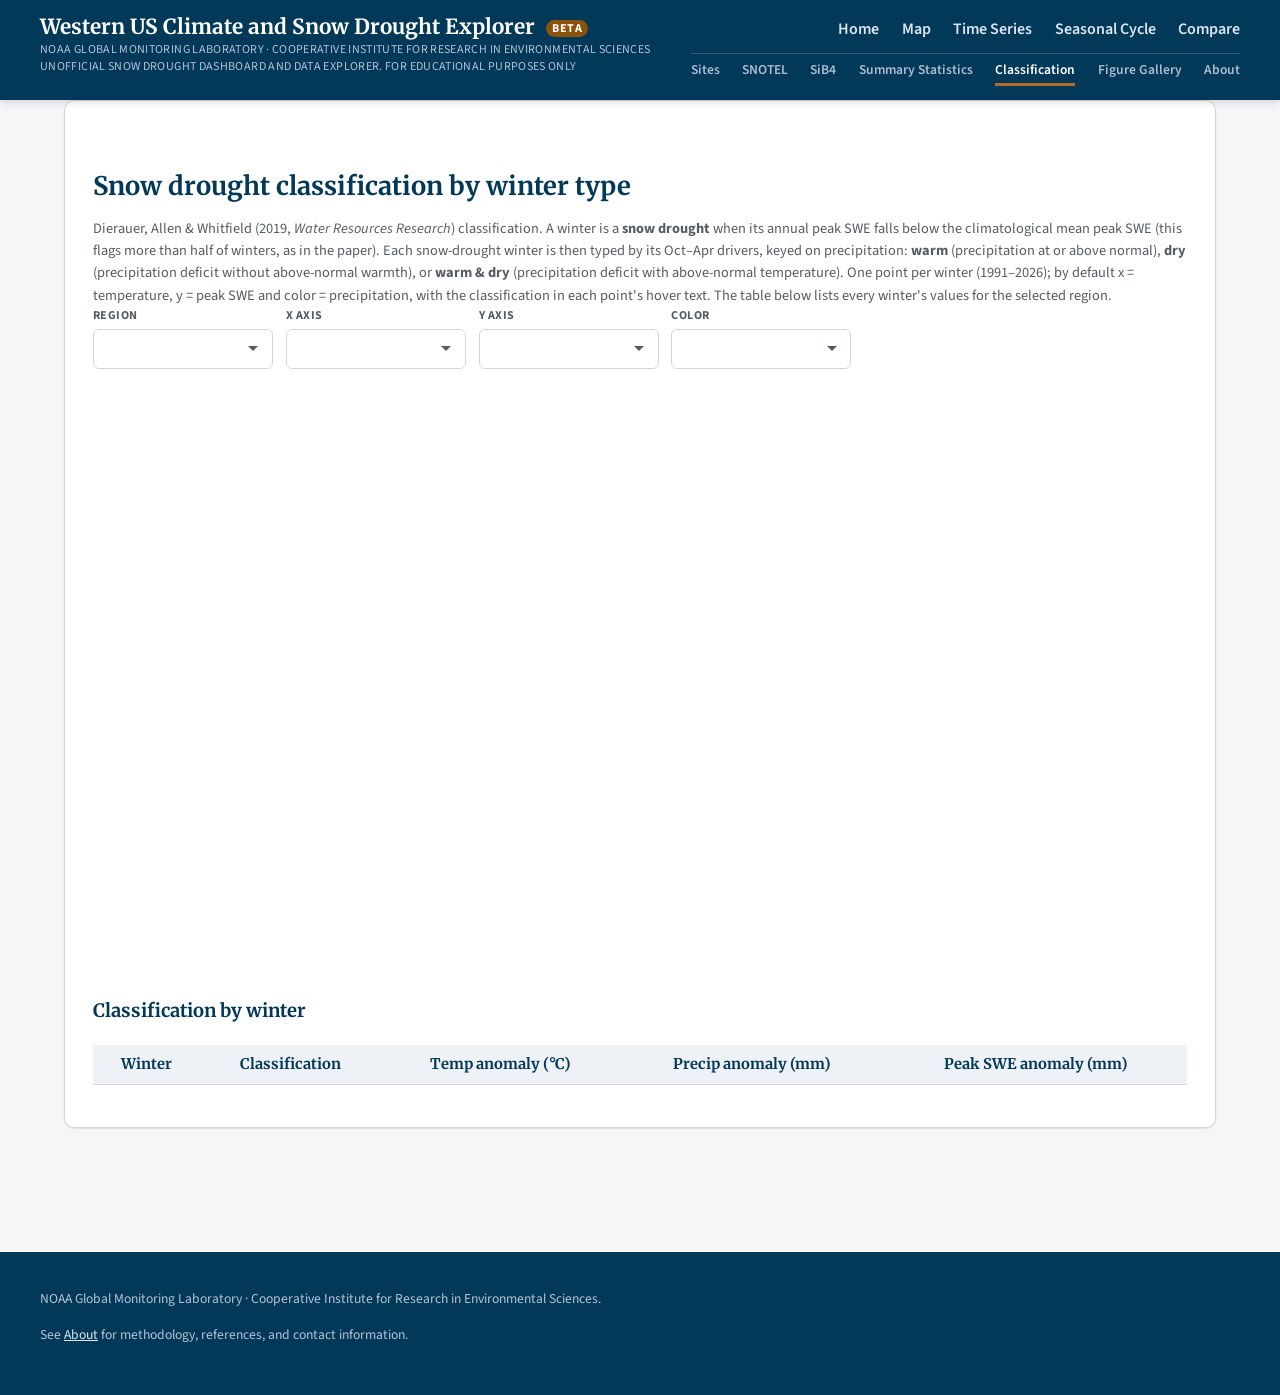
<file: classification.html>
<!DOCTYPE html>
<html lang="en">
<head>
<meta charset="UTF-8">
<meta name="viewport" content="width=device-width, initial-scale=1.0">
<meta name="description" content="Dierauer, Allen & Whitfield (2019) dry / warm-and-dry / warm snow drought classification by winter, for the Western US snow drought dashboard.">
<title>Classification &mdash; 2025-2026 Western US Climate and Snow Drought Explorer</title>
<link rel="icon" href="data:image/svg+xml,%3Csvg xmlns='http://www.w3.org/2000/svg' viewBox='0 0 24 24'%3E%3Cg stroke='%23162e51' stroke-width='2' stroke-linecap='round'%3E%3Cline x1='12' y1='2' x2='12' y2='22'/%3E%3Cline x1='4' y1='6' x2='20' y2='18'/%3E%3Cline x1='4' y1='18' x2='20' y2='6'/%3E%3C/g%3E%3C/svg%3E">
<link rel="preconnect" href="https://fonts.googleapis.com">
<link href="https://fonts.googleapis.com/css2?family=Source+Sans+Pro:wght@400;600;700&family=Merriweather:wght@700;900&display=swap" rel="stylesheet">
<link rel="stylesheet" href="css/style.css">
<script src="https://cdn.plot.ly/plotly-2.35.2.min.js"></script>
</head>
<body>

<header class="site-header">
  <div class="header-inner">
    <h1 class="wordmark-h1"><a class="wordmark" href="home.html">Western US Climate and Snow Drought Explorer <span class="beta-tag">BETA</span>
      <small>NOAA Global Monitoring Laboratory &middot; Cooperative Institute for Research in Environmental Sciences</small>
      <small>Unofficial snow drought dashboard and data explorer. For educational purposes only</small>
    </a></h1>
    <button class="nav-toggle" id="nav-toggle" type="button" aria-label="Toggle navigation" aria-expanded="false" aria-controls="site-nav"><span></span><span></span><span></span></button>
        <nav class="site-nav" id="site-nav">
      <div class="nav-primary">
        <a href="home.html">Home</a>
        <a href="map.html">Map</a>
        <a href="explore.html">Time Series</a>
        <a href="seasonal.html">Seasonal Cycle</a>
        <a href="compare.html">Compare</a>
      </div>
      <div class="nav-secondary">
        <a href="sites.html">Sites</a>
        <a href="snotel.html">SNOTEL</a>
        <a href="sib4.html">SiB4</a>
        <a href="data.html">Summary Statistics</a>
        <a href="classification.html" class="active">Classification</a>
        <a href="gallery.html">Figure Gallery</a>
        <a href="about.html">About</a>
      </div>
    </nav>
  </div>
</header>

<main>

  <section id="snow-drought-classification">
    <div class="panel finding-card">
      <h2>Snow drought classification by winter type</h2>
      <p class="finding-note">
        Dierauer, Allen &amp; Whitfield (2019, <em>Water Resources
        Research</em>) classification. A winter is a <strong>snow drought</strong>
        when its annual peak SWE falls below the climatological mean peak SWE
        (this flags more than half of winters, as in the paper). Each
        snow-drought winter is then typed by its Oct&ndash;Apr drivers, keyed on
        precipitation: <strong>warm</strong> (precipitation at or above normal),
        <strong>dry</strong> (precipitation
        deficit without above-normal warmth), or <strong>warm &amp; dry</strong>
        (precipitation deficit with above-normal temperature). One point per
        winter (1991&ndash;2026); by default x = temperature, y = peak SWE and
        color = precipitation, with the classification in each point's hover
        text. The table below lists
        every winter's values for the selected region.
      </p>
      <div class="selector-row">
        <label class="select-field">Region <select id="quadrant-region-select" aria-label="Region"></select></label>
        <label class="select-field">X axis <select id="quadrant-x-select" aria-label="X axis"></select></label>
        <label class="select-field">Y axis <select id="quadrant-y-select" aria-label="Y axis"></select></label>
        <label class="select-field">Color <select id="quadrant-color-select" aria-label="Color by"></select></label>
      </div>
      <div id="quadrant-chart"></div>

      <h3 class="figure-title" id="quadrant-table-heading">Classification by winter</h3>
      <div class="table-scroll">
        <table class="headline-table" id="quadrant-table">
          <thead><tr><th>Winter</th><th>Classification</th><th>Temp anomaly (&deg;C)</th><th>Precip anomaly (mm)</th><th>Peak SWE anomaly (mm)</th></tr></thead>
          <tbody id="quadrant-table-body"></tbody>
        </table>
      </div>
    </div>
  </section>

</main>

<footer class="site-footer">
  <div class="footer-inner">
    <p>
      NOAA Global Monitoring Laboratory &middot; Cooperative Institute for
      Research in Environmental Sciences.
    </p>
    <p>
      See <a href="about.html">About</a> for methodology, references, and
      contact information.
    </p>
  </div>
</footer>

<script src="js/common.js"></script>
<script src="js/ncl-colormaps.js"></script>
<script src="js/classification.js"></script>
</body>
</html>
</file>
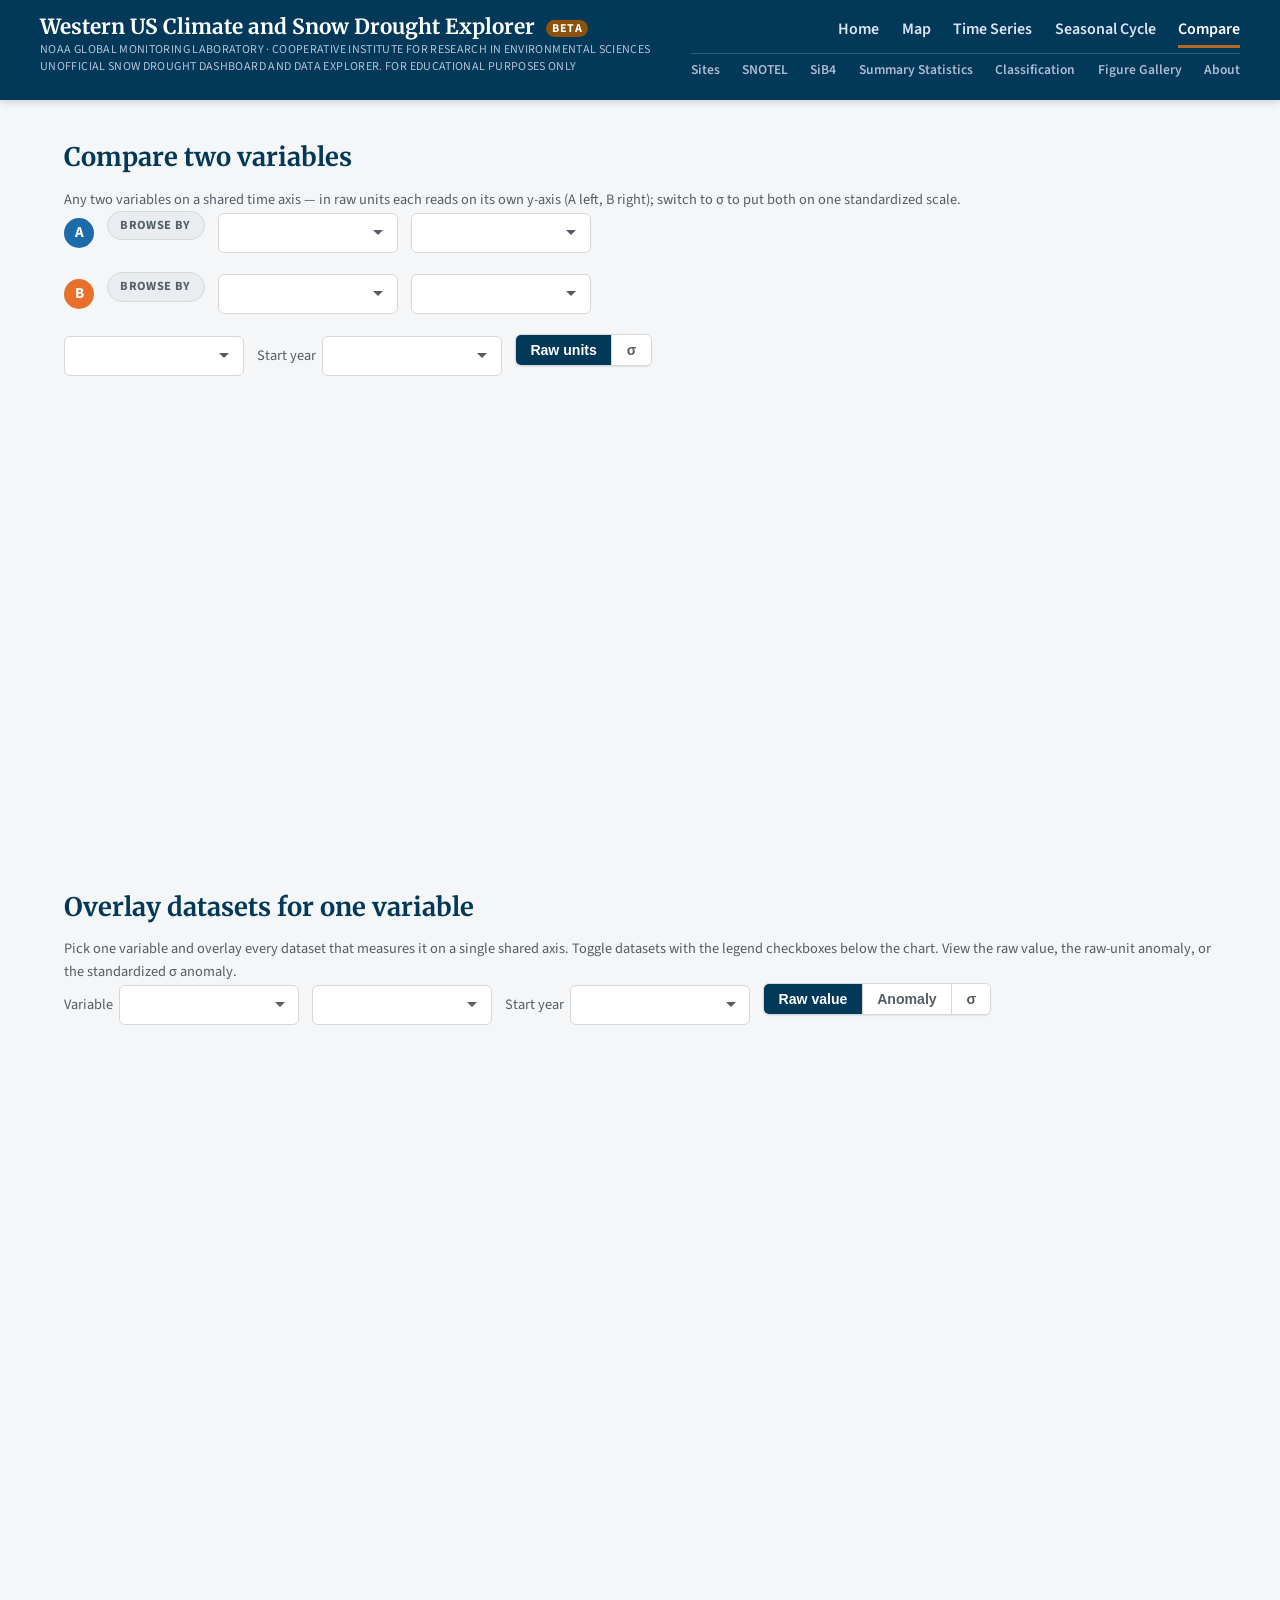
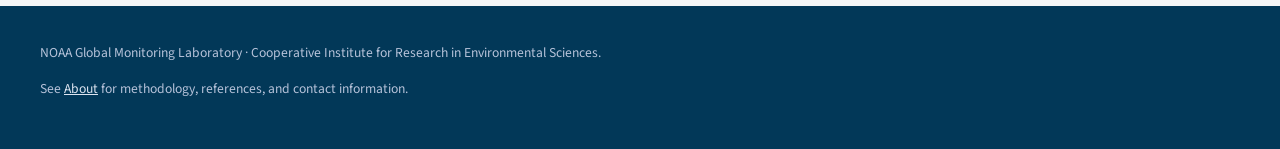
<file: compare.html>
<!DOCTYPE html>
<html lang="en">
<head>
<meta charset="UTF-8">
<meta name="viewport" content="width=device-width, initial-scale=1.0">
<meta name="description" content="Compare any two variables side by side, each in its own units on a shared time axis, for the Western US snow drought dashboard.">
<title>Compare &mdash; 2025-2026 Western US Climate and Snow Drought Explorer</title>
<link rel="icon" href="data:image/svg+xml,%3Csvg xmlns='http://www.w3.org/2000/svg' viewBox='0 0 24 24'%3E%3Cg stroke='%23162e51' stroke-width='2' stroke-linecap='round'%3E%3Cline x1='12' y1='2' x2='12' y2='22'/%3E%3Cline x1='4' y1='6' x2='20' y2='18'/%3E%3Cline x1='4' y1='18' x2='20' y2='6'/%3E%3C/g%3E%3C/svg%3E">
<link rel="preconnect" href="https://fonts.googleapis.com">
<link href="https://fonts.googleapis.com/css2?family=Source+Sans+Pro:wght@400;600;700&family=Merriweather:wght@700;900&display=swap" rel="stylesheet">
<link rel="stylesheet" href="css/style.css">
<script src="https://cdn.plot.ly/plotly-2.35.2.min.js"></script>
</head>
<body>

<header class="site-header">
  <div class="header-inner">
    <h1 class="wordmark-h1"><a class="wordmark" href="home.html">Western US Climate and Snow Drought Explorer <span class="beta-tag">BETA</span>
      <small>NOAA Global Monitoring Laboratory &middot; Cooperative Institute for Research in Environmental Sciences</small>
      <small>Unofficial snow drought dashboard and data explorer. For educational purposes only</small>
    </a></h1>
    <button class="nav-toggle" id="nav-toggle" type="button" aria-label="Toggle navigation" aria-expanded="false" aria-controls="site-nav"><span></span><span></span><span></span></button>
        <nav class="site-nav" id="site-nav">
      <div class="nav-primary">
        <a href="home.html">Home</a>
        <a href="map.html">Map</a>
        <a href="explore.html">Time Series</a>
        <a href="seasonal.html">Seasonal Cycle</a>
        <a href="compare.html" class="active">Compare</a>
      </div>
      <div class="nav-secondary">
        <a href="sites.html">Sites</a>
        <a href="snotel.html">SNOTEL</a>
        <a href="sib4.html">SiB4</a>
        <a href="data.html">Summary Statistics</a>
        <a href="classification.html">Classification</a>
        <a href="gallery.html">Figure Gallery</a>
        <a href="about.html">About</a>
      </div>
    </nav>
  </div>
</header>

<main>

  <section id="compare">
    <h2>Compare two variables</h2>
    <p class="finding-note">Any two variables on a shared time axis &mdash; in
      raw units each reads on its own y-axis (A left, B right); switch to
      &sigma; to put both on one standardized scale.</p>
    <div class="selector-row">
      <span class="compare-slot-label a">A</span>
      <div class="picker-pivot" id="compare-a-pivot"></div>
      <select id="compare-a-product" aria-label="Panel A dataset"></select>
      <select id="compare-a-response" aria-label="Panel A variable"></select>
    </div>
    <div class="selector-row">
      <span class="compare-slot-label b">B</span>
      <div class="picker-pivot" id="compare-b-pivot"></div>
      <select id="compare-b-product" aria-label="Panel B dataset"></select>
      <select id="compare-b-response" aria-label="Panel B variable"></select>
    </div>
    <div class="selector-row">
      <select id="compare-region-select" aria-label="Region"></select>
      <label class="boundary-toggle" for="compare-start-year-select">Start year
        <select id="compare-start-year-select" aria-label="Start year"></select>
      </label>
      <div class="series-toggle" id="compare-series-toggle">
        <button type="button" data-series="value" class="active">Raw units</button>
        <button type="button" data-series="sigma">&sigma;</button>
      </div>
    </div>
    <h3 id="compare-title" class="figure-title"></h3>
    <p id="compare-meta" class="value-glossary"></p>
    <div id="compare-chart" style="height:460px;"></div>
  </section>

  <section id="overlay">
    <h2>Overlay datasets for one variable</h2>
    <p class="finding-note">Pick one variable and overlay every dataset that
      measures it on a single shared axis. Toggle datasets with the legend
      checkboxes below the chart. View the raw value, the raw-unit anomaly, or
      the standardized &sigma; anomaly.</p>
    <div class="selector-row">
      <label class="boundary-toggle" for="overlay-variable-select">Variable
        <select id="overlay-variable-select" aria-label="Variable"></select>
      </label>
      <select id="overlay-region-select" aria-label="Region"></select>
      <label class="boundary-toggle" for="overlay-start-year-select">Start year
        <select id="overlay-start-year-select" aria-label="Start year"></select>
      </label>
      <div class="series-toggle" id="overlay-series-toggle">
        <button type="button" data-series="value" class="active">Raw value</button>
        <button type="button" data-series="anomaly">Anomaly</button>
        <button type="button" data-series="sigma">&sigma;</button>
      </div>
    </div>
    <h3 id="overlay-title" class="figure-title"></h3>
    <p id="overlay-meta" class="value-glossary"></p>
    <div id="overlay-chart" style="height:460px;"></div>
    <div id="overlay-legend" class="checkbox-legend" role="group" aria-label="Datasets"></div>
  </section>

</main>

<footer class="site-footer">
  <div class="footer-inner">
    <p>
      NOAA Global Monitoring Laboratory &middot; Cooperative Institute for
      Research in Environmental Sciences.
    </p>
    <p>
      See <a href="about.html">About</a> for methodology, references, and
      contact information.
    </p>
  </div>
</footer>

<script src="js/common.js"></script>
<script src="js/product-picker.js"></script>
<script src="js/compare.js"></script>
</body>
</html>
</file>
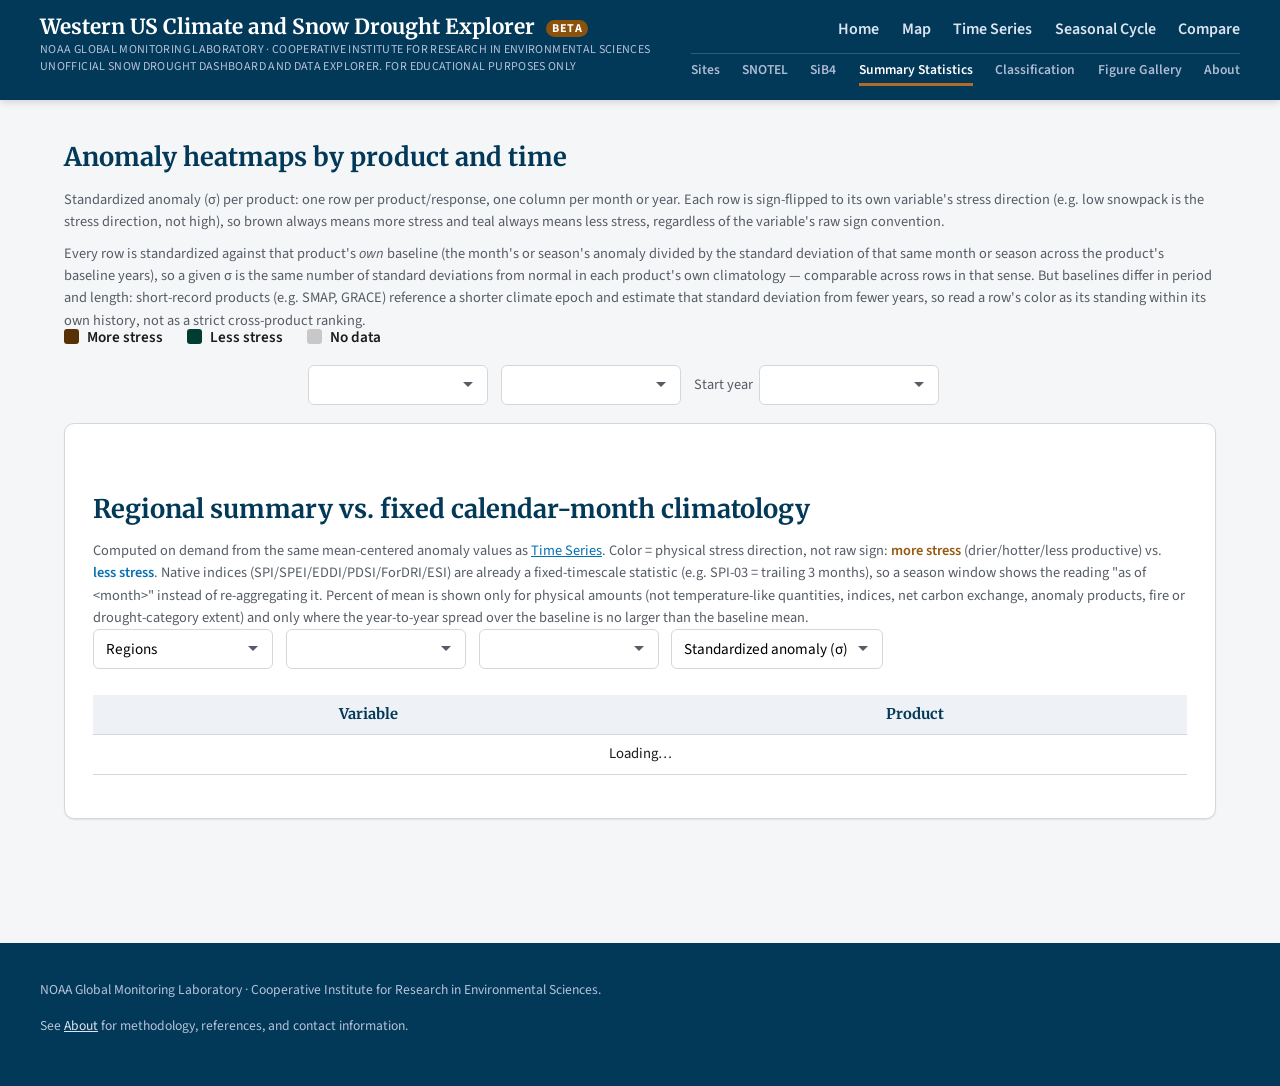
<file: data.html>
<!DOCTYPE html>
<html lang="en">
<head>
<meta charset="UTF-8">
<meta name="viewport" content="width=device-width, initial-scale=1.0">
<meta name="description" content="Regional summary table -- every product, one month/season/year at a time -- for the Western US snow drought dashboard.">
<title>Summary Statistics &mdash; 2025-2026 Western US Climate and Snow Drought Explorer</title>
<link rel="icon" href="data:image/svg+xml,%3Csvg xmlns='http://www.w3.org/2000/svg' viewBox='0 0 24 24'%3E%3Cg stroke='%23162e51' stroke-width='2' stroke-linecap='round'%3E%3Cline x1='12' y1='2' x2='12' y2='22'/%3E%3Cline x1='4' y1='6' x2='20' y2='18'/%3E%3Cline x1='4' y1='18' x2='20' y2='6'/%3E%3C/g%3E%3C/svg%3E">
<link rel="preconnect" href="https://fonts.googleapis.com">
<link href="https://fonts.googleapis.com/css2?family=Source+Sans+Pro:wght@400;600;700&family=Merriweather:wght@700;900&display=swap" rel="stylesheet">
<link rel="stylesheet" href="css/style.css">
<script src="https://cdn.plot.ly/plotly-2.35.2.min.js"></script>
</head>
<body>

<header class="site-header">
  <div class="header-inner">
    <h1 class="wordmark-h1"><a class="wordmark" href="home.html">Western US Climate and Snow Drought Explorer <span class="beta-tag">BETA</span>
      <small>NOAA Global Monitoring Laboratory &middot; Cooperative Institute for Research in Environmental Sciences</small>
      <small>Unofficial snow drought dashboard and data explorer. For educational purposes only</small>
    </a></h1>
    <button class="nav-toggle" id="nav-toggle" type="button" aria-label="Toggle navigation" aria-expanded="false" aria-controls="site-nav"><span></span><span></span><span></span></button>
        <nav class="site-nav" id="site-nav">
      <div class="nav-primary">
        <a href="home.html">Home</a>
        <a href="map.html">Map</a>
        <a href="explore.html">Time Series</a>
        <a href="seasonal.html">Seasonal Cycle</a>
        <a href="compare.html">Compare</a>
      </div>
      <div class="nav-secondary">
        <a href="sites.html">Sites</a>
        <a href="snotel.html">SNOTEL</a>
        <a href="sib4.html">SiB4</a>
        <a href="data.html" class="active">Summary Statistics</a>
        <a href="classification.html">Classification</a>
        <a href="gallery.html">Figure Gallery</a>
        <a href="about.html">About</a>
      </div>
    </nav>
  </div>
</header>

<main>

  <section id="heatmaps">
    <h2>Anomaly heatmaps by product and time</h2>
    <p class="finding-note">Standardized anomaly (&sigma;) per product: one
      row per product/response, one column per month or year. Each row is
      sign-flipped to its own variable's stress direction (e.g. low
      snowpack is the stress direction, not high), so brown always means more stress
      and teal always means less stress, regardless of the variable's raw sign
      convention.</p>
    <p class="finding-note">Every row is standardized against that product's
      <em>own</em> baseline (the month's or season's anomaly divided by the
      standard deviation of that same month or season across the product's
      baseline years), so a given
      &sigma; is the same number of standard deviations from normal in each
      product's own climatology &mdash; comparable across rows in that sense.
      But baselines differ in period and length: short-record products (e.g.
      SMAP, GRACE) reference a shorter climate epoch and estimate that standard
      deviation from fewer years, so read a row's color as its standing within
      its own history, not as a strict cross-product ranking.</p>
    <div class="heatmap-legend-key">
      <span><span class="heatmap-legend-swatch" style="background:#563105;"></span> More stress</span>
      <span><span class="heatmap-legend-swatch" style="background:#003c30;"></span> Less stress</span>
      <span><span class="heatmap-legend-swatch" style="background:#c8c8c8;"></span> No data</span>
    </div>
    <div class="heatmap-layout">
      <nav class="category-tabs" id="heatmap-category-tabs" aria-label="Category"></nav>

      <div>
        <div class="selector-row">
          <select id="heatmap-family-select" aria-label="Heatmap family"></select>
          <select id="heatmap-region-select" aria-label="Region"></select>
          <label class="boundary-toggle" for="heatmap-start-year-select">Start year
            <select id="heatmap-start-year-select" aria-label="Start year"></select>
          </label>
        </div>
        <h3 id="heatmap-title" class="figure-title"></h3>
        <div class="heatmap-chart-scroll"><div id="heatmap-chart"></div></div>
      </div>
    </div>
  </section>

  <section class="panel" id="summary">
    <h2>Regional summary vs. fixed calendar-month climatology</h2>
    <p class="finding-note">
      Computed on demand from the same mean-centered anomaly values as
      <a href="explore.html">Time Series</a>. Color = physical stress
      direction, not raw sign:
      <span style="color:#955910; font-weight:600;">more stress</span>
      (drier/hotter/less productive) vs.
      <span style="color:#0570b0; font-weight:600;">less stress</span>.
      Native indices (SPI/SPEI/EDDI/PDSI/ForDRI/ESI) are already a
      fixed-timescale statistic (e.g. SPI-03 = trailing 3 months), so a
      season window shows the reading "as of &lt;month&gt;" instead of
      re-aggregating it. Percent of mean is shown only for physical amounts
      (not temperature-like quantities, indices, net carbon exchange, anomaly
      products, fire or drought-category extent) and only where the
      year-to-year spread over the baseline is no larger than the baseline mean.
    </p>
    <div class="selector-row">
      <select id="summary-region-group-select" aria-label="Regions">
        <option value="summary" selected>Regions</option>
        <option value="states">States</option>
        <option value="huc2">HUC2 regions</option>
      </select>
      <select id="summary-window-select" aria-label="Window"></select>
      <select id="summary-year-select" aria-label="Year"></select>
      <select id="summary-value-select" aria-label="Value to display">
        <option value="sigma" selected>Standardized anomaly (&sigma;)</option>
        <option value="anomaly_raw">Anomaly (raw units)</option>
        <option value="percentile">Percentile</option>
        <option value="raw">Raw units</option>
        <option value="percent_of_normal">Percent of mean</option>
        <option value="rank">Rank on record</option>
      </select>
    </div>
    <p id="summary-value-glossary" class="value-glossary"></p>
    <div class="summary-table-scroll">
      <table class="headline-table" id="summary-table">
        <thead>
          <tr id="summary-table-header"><th>Variable</th><th>Product</th></tr>
        </thead>
        <tbody id="summary-table-body">
          <tr><td colspan="2">Loading&hellip;</td></tr>
        </tbody>
      </table>
    </div>
  </section>

</main>

<footer class="site-footer">
  <div class="footer-inner">
    <p>
      NOAA Global Monitoring Laboratory &middot; Cooperative Institute for
      Research in Environmental Sciences.
    </p>
    <p>
      See <a href="about.html">About</a> for methodology, references, and
      contact information.
    </p>
  </div>
</footer>

<script src="js/common.js"></script>
<script src="js/ncl-colormaps.js"></script>
<script src="js/heatmaps.js"></script>
<script src="js/summary.js"></script>
</body>
</html>
</file>
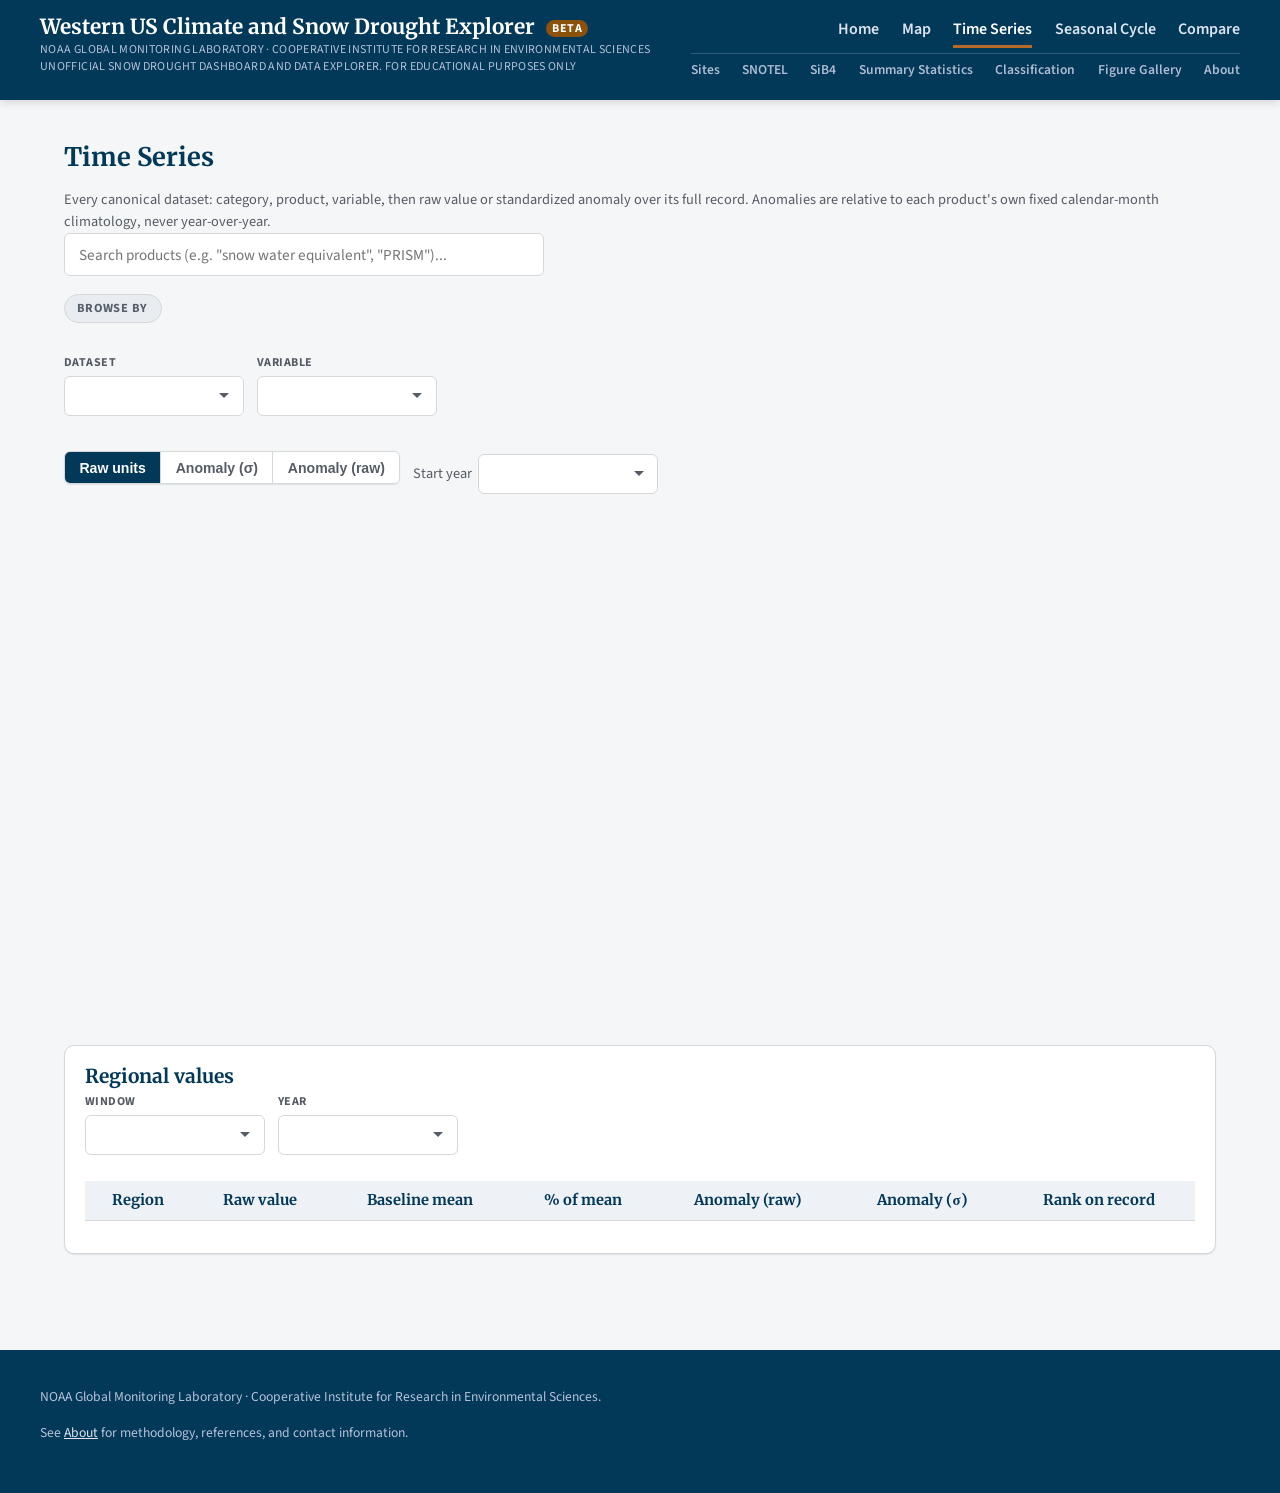
<file: explore.html>
<!DOCTYPE html>
<html lang="en">
<head>
<meta charset="UTF-8">
<meta name="viewport" content="width=device-width, initial-scale=1.0">
<meta name="description" content="Monthly time series -- raw values and standardized anomalies -- for every dataset in the Western US snow drought dashboard.">
<title>Time Series &mdash; 2025-2026 Western US Climate and Snow Drought Explorer</title>
<link rel="icon" href="data:image/svg+xml,%3Csvg xmlns='http://www.w3.org/2000/svg' viewBox='0 0 24 24'%3E%3Cg stroke='%23162e51' stroke-width='2' stroke-linecap='round'%3E%3Cline x1='12' y1='2' x2='12' y2='22'/%3E%3Cline x1='4' y1='6' x2='20' y2='18'/%3E%3Cline x1='4' y1='18' x2='20' y2='6'/%3E%3C/g%3E%3C/svg%3E">
<link rel="preconnect" href="https://fonts.googleapis.com">
<link href="https://fonts.googleapis.com/css2?family=Source+Sans+Pro:wght@400;600;700&family=Merriweather:wght@700;900&display=swap" rel="stylesheet">
<link rel="stylesheet" href="css/style.css">
<script src="https://cdn.plot.ly/plotly-2.35.2.min.js"></script>
</head>
<body>

<header class="site-header">
  <div class="header-inner">
    <h1 class="wordmark-h1"><a class="wordmark" href="home.html">Western US Climate and Snow Drought Explorer <span class="beta-tag">BETA</span>
      <small>NOAA Global Monitoring Laboratory &middot; Cooperative Institute for Research in Environmental Sciences</small>
      <small>Unofficial snow drought dashboard and data explorer. For educational purposes only</small>
    </a></h1>
    <button class="nav-toggle" id="nav-toggle" type="button" aria-label="Toggle navigation" aria-expanded="false" aria-controls="site-nav"><span></span><span></span><span></span></button>
        <nav class="site-nav" id="site-nav">
      <div class="nav-primary">
        <a href="home.html">Home</a>
        <a href="map.html">Map</a>
        <a href="explore.html" class="active">Time Series</a>
        <a href="seasonal.html">Seasonal Cycle</a>
        <a href="compare.html">Compare</a>
      </div>
      <div class="nav-secondary">
        <a href="sites.html">Sites</a>
        <a href="snotel.html">SNOTEL</a>
        <a href="sib4.html">SiB4</a>
        <a href="data.html">Summary Statistics</a>
        <a href="classification.html">Classification</a>
        <a href="gallery.html">Figure Gallery</a>
        <a href="about.html">About</a>
      </div>
    </nav>
  </div>
</header>

<main>

  <section id="explorer">
    <h2>Time Series</h2>
    <p class="finding-note">Every canonical dataset: category, product,
      variable, then raw value or standardized anomaly over its full
      record. Anomalies are relative to each product's own fixed
      calendar-month climatology, never year-over-year.</p>

    <div class="product-search-wrap">
      <input type="search" id="product-search" placeholder="Search products (e.g. &quot;snow water equivalent&quot;, &quot;PRISM&quot;)..." aria-label="Search products">
      <div id="product-search-results" class="search-results"></div>
    </div>

    <div class="explorer-layout">
      <div class="picker-pivot" id="picker-pivot" role="group" aria-label="Browse by dataset or by variable"></div>

      <div>
        <div class="selector-row">
          <label class="select-field">Dataset <select id="product-select" aria-label="Product"></select></label>
          <label class="select-field">Variable <select id="response-select" aria-label="Variable"></select></label>
        </div>
        <div class="selector-row">
          <div class="region-toggle" id="region-toggle"></div>
        </div>
        <div class="selector-row">
          <div class="series-toggle" id="timeseries-toggle">
            <button data-series="value" class="active">Raw units</button>
            <button data-series="sigma">Anomaly (&sigma;)</button>
            <button data-series="anomaly">Anomaly (raw)</button>
          </div>
          <label class="boundary-toggle" for="timeseries-start-year-select">Start year
            <select id="timeseries-start-year-select" aria-label="Start year"></select>
          </label>
        </div>
        <p class="value-glossary" id="timeseries-sigma-note"></p>
        <h3 class="figure-title" id="timeseries-title"></h3>
        <div class="product-meta" id="product-meta"></div>
        <div id="timeseries-chart" style="height:480px;"></div>

        <div class="region-table-card" id="timeseries-region-table-wrap">
          <h3 id="timeseries-region-table-heading">Regional values</h3>
          <div class="selector-row">
            <label class="select-field">Window <select id="timeseries-table-window-select" aria-label="Table window"></select></label>
            <label class="select-field">Year <select id="timeseries-table-year-select" aria-label="Table year"></select></label>
          </div>
          <p id="timeseries-region-table-note" class="value-glossary"></p>
          <div class="table-scroll">
            <table class="headline-table region-values-table" id="timeseries-region-table">
              <thead><tr><th>Region</th><th id="timeseries-region-rawval-th">Raw value</th><th>Baseline mean</th><th class="pct-normal-th">% of mean</th><th>Anomaly (raw)</th><th>Anomaly (&sigma;)</th><th>Rank on record</th></tr></thead>
              <tbody id="timeseries-region-table-body"></tbody>
            </table>
          </div>
        </div>
      </div>
    </div>
  </section>

</main>

<footer class="site-footer">
  <div class="footer-inner">
    <p>
      NOAA Global Monitoring Laboratory &middot; Cooperative Institute for
      Research in Environmental Sciences.
    </p>
    <p>
      See <a href="about.html">About</a> for methodology, references, and
      contact information.
    </p>
  </div>
</footer>

<script src="js/common.js"></script>
<script src="js/product-picker.js"></script>
<script src="js/explore.js"></script>
</body>
</html>
</file>
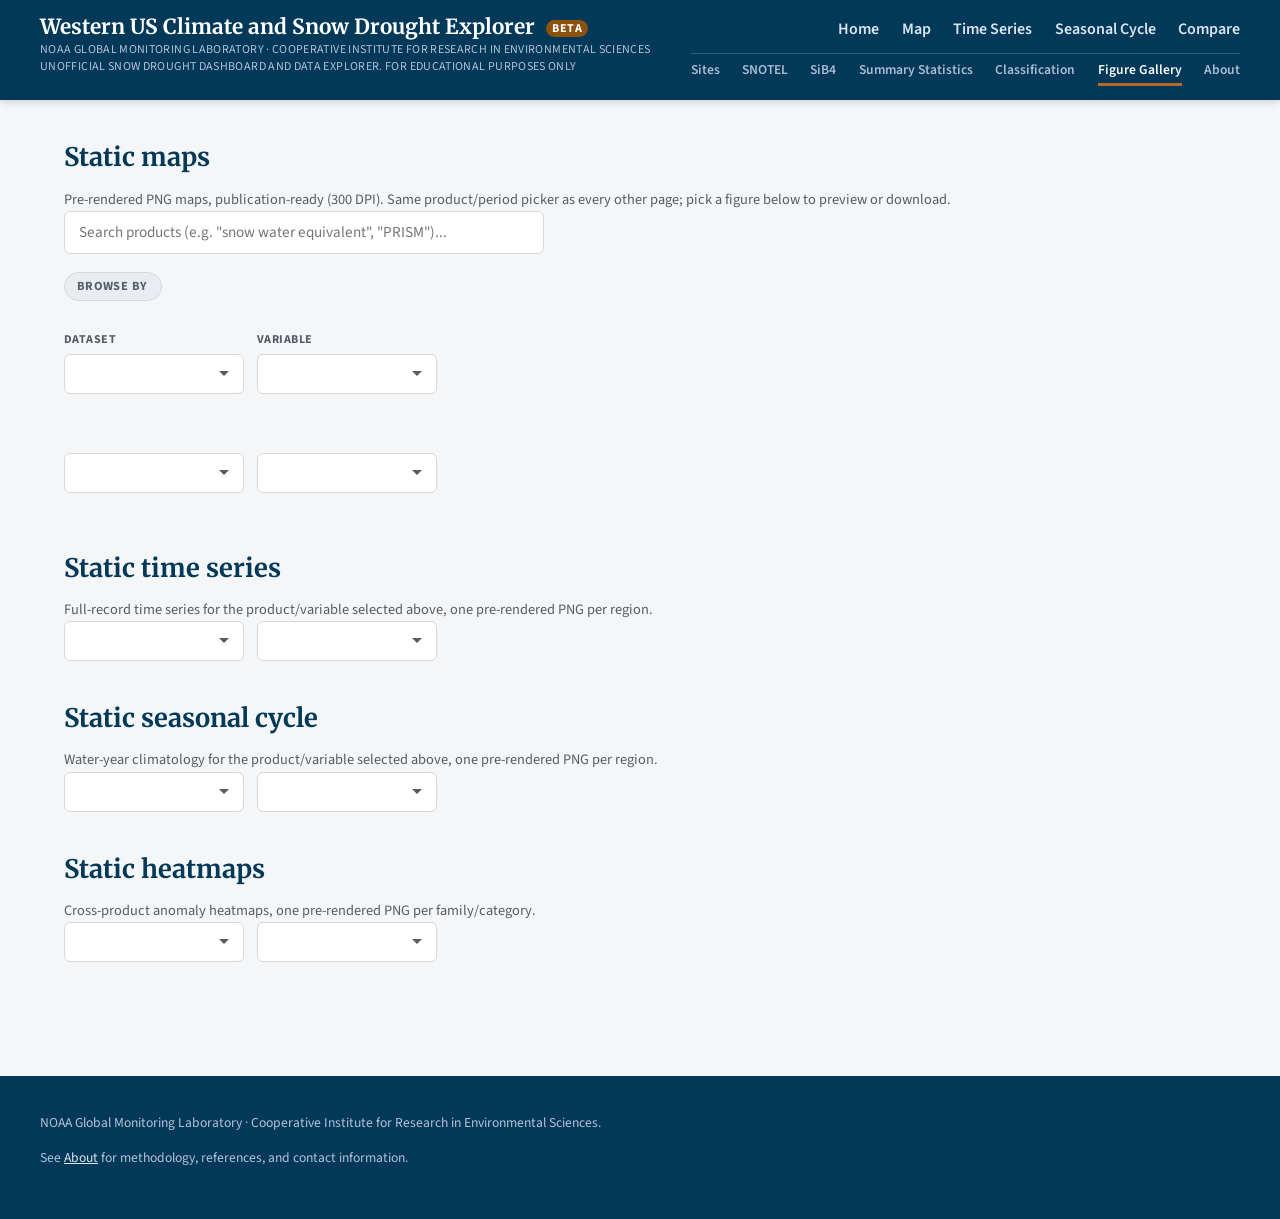
<file: gallery.html>
<!DOCTYPE html>
<html lang="en">
<head>
<meta charset="UTF-8">
<meta name="viewport" content="width=device-width, initial-scale=1.0">
<meta name="description" content="Browse and download pre-rendered static PNG maps and cross-product heatmaps, publication-ready, for the Western US snow drought dashboard.">
<title>Figure Gallery &mdash; 2025-2026 Western US Climate and Snow Drought Explorer</title>
<link rel="icon" href="data:image/svg+xml,%3Csvg xmlns='http://www.w3.org/2000/svg' viewBox='0 0 24 24'%3E%3Cg stroke='%23162e51' stroke-width='2' stroke-linecap='round'%3E%3Cline x1='12' y1='2' x2='12' y2='22'/%3E%3Cline x1='4' y1='6' x2='20' y2='18'/%3E%3Cline x1='4' y1='18' x2='20' y2='6'/%3E%3C/g%3E%3C/svg%3E">
<link rel="preconnect" href="https://fonts.googleapis.com">
<link href="https://fonts.googleapis.com/css2?family=Source+Sans+Pro:wght@400;600;700&family=Merriweather:wght@700;900&display=swap" rel="stylesheet">
<link rel="stylesheet" href="css/style.css">
</head>
<body>

<header class="site-header">
  <div class="header-inner">
    <h1 class="wordmark-h1"><a class="wordmark" href="home.html">Western US Climate and Snow Drought Explorer <span class="beta-tag">BETA</span>
      <small>NOAA Global Monitoring Laboratory &middot; Cooperative Institute for Research in Environmental Sciences</small>
      <small>Unofficial snow drought dashboard and data explorer. For educational purposes only</small>
    </a></h1>
    <button class="nav-toggle" id="nav-toggle" type="button" aria-label="Toggle navigation" aria-expanded="false" aria-controls="site-nav"><span></span><span></span><span></span></button>
        <nav class="site-nav" id="site-nav">
      <div class="nav-primary">
        <a href="home.html">Home</a>
        <a href="map.html">Map</a>
        <a href="explore.html">Time Series</a>
        <a href="seasonal.html">Seasonal Cycle</a>
        <a href="compare.html">Compare</a>
      </div>
      <div class="nav-secondary">
        <a href="sites.html">Sites</a>
        <a href="snotel.html">SNOTEL</a>
        <a href="sib4.html">SiB4</a>
        <a href="data.html">Summary Statistics</a>
        <a href="classification.html">Classification</a>
        <a href="gallery.html" class="active">Figure Gallery</a>
        <a href="about.html">About</a>
      </div>
    </nav>
  </div>
</header>

<main>

  <section id="map-gallery">
    <h2>Static maps</h2>
    <p class="finding-note">Pre-rendered PNG maps, publication-ready (300 DPI). Same product/period picker as every other page; pick a figure below to preview or download.</p>

    <div class="product-search-wrap">
      <input type="search" id="product-search" placeholder="Search products (e.g. &quot;snow water equivalent&quot;, &quot;PRISM&quot;)..." aria-label="Search products">
      <div id="product-search-results" class="search-results"></div>
    </div>

    <div class="explorer-layout">
      <div class="picker-pivot" id="picker-pivot" role="group" aria-label="Browse by dataset or by variable"></div>

      <div>
        <div class="selector-row">
          <label class="select-field">Dataset <select id="product-select" aria-label="Product"></select></label>
          <label class="select-field">Variable <select id="response-select" aria-label="Variable"></select></label>
        </div>
        <div id="region-toggle" style="display:none;"></div>
        <div class="product-meta" id="product-meta"></div>

        <div class="selector-row">
          <select id="gallery-period-select" aria-label="Month or season"></select>
          <select id="gallery-figure-select" aria-label="Figure"></select>
        </div>
        <div id="gallery-map-empty" class="map-empty" style="display:none;">No static map available for this selection.</div>
        <div id="gallery-map-wrap" style="display:none;">
          <img id="gallery-map-img" alt="" style="max-width:100%; display:block; border:1px solid var(--border); border-radius:var(--radius-sm);">
          <div class="ol-actions" style="margin-top:0.8rem; max-width:220px;">
            <a id="gallery-map-download" download>Download PNG</a>
          </div>
        </div>
      </div>
    </div>
  </section>

  <section id="timeseries-gallery">
    <h2>Static time series</h2>
    <p class="finding-note">Full-record time series for the product/variable selected above, one pre-rendered PNG per region.</p>
    <div class="selector-row">
      <select id="gallery-timeseries-region-select" aria-label="Region"></select>
      <select id="gallery-timeseries-figure-select" aria-label="Figure"></select>
    </div>
    <div id="gallery-timeseries-empty" class="map-empty" style="display:none;">No static time series available for this selection.</div>
    <div id="gallery-timeseries-wrap" style="display:none;">
      <img id="gallery-timeseries-img" alt="" style="max-width:100%; display:block; border:1px solid var(--border); border-radius:var(--radius-sm);">
      <div class="ol-actions" style="margin-top:0.8rem; max-width:220px;">
        <a id="gallery-timeseries-download" download>Download PNG</a>
      </div>
    </div>
  </section>

  <section id="seasonal-gallery">
    <h2>Static seasonal cycle</h2>
    <p class="finding-note">Water-year climatology for the product/variable selected above, one pre-rendered PNG per region.</p>
    <div class="selector-row">
      <select id="gallery-seasonal-region-select" aria-label="Region"></select>
      <select id="gallery-seasonal-figure-select" aria-label="Figure"></select>
    </div>
    <div id="gallery-seasonal-empty" class="map-empty" style="display:none;">No static seasonal cycle available for this selection.</div>
    <div id="gallery-seasonal-wrap" style="display:none;">
      <img id="gallery-seasonal-img" alt="" style="max-width:100%; display:block; border:1px solid var(--border); border-radius:var(--radius-sm);">
      <div class="ol-actions" style="margin-top:0.8rem; max-width:220px;">
        <a id="gallery-seasonal-download" download>Download PNG</a>
      </div>
    </div>
  </section>

  <section id="heatmap-gallery">
    <h2>Static heatmaps</h2>
    <p class="finding-note">Cross-product anomaly heatmaps, one pre-rendered PNG per family/category.</p>
    <div class="selector-row">
      <select id="gallery-heatmap-family-select" aria-label="Heatmap family"></select>
      <select id="gallery-heatmap-category-select" aria-label="Category"></select>
    </div>
    <div id="gallery-heatmap-empty" class="map-empty" style="display:none;">No static heatmap available for this selection.</div>
    <div id="gallery-heatmap-wrap" style="display:none;">
      <img id="gallery-heatmap-img" alt="" style="max-width:100%; display:block; border:1px solid var(--border); border-radius:var(--radius-sm);">
      <div class="ol-actions" style="margin-top:0.8rem; max-width:220px;">
        <a id="gallery-heatmap-download" download>Download PNG</a>
      </div>
    </div>
  </section>

</main>

<footer class="site-footer">
  <div class="footer-inner">
    <p>
      NOAA Global Monitoring Laboratory &middot; Cooperative Institute for
      Research in Environmental Sciences.
    </p>
    <p>
      See <a href="about.html">About</a> for methodology, references, and
      contact information.
    </p>
  </div>
</footer>

<script src="js/common.js"></script>
<script src="js/product-picker.js"></script>
<script src="js/gallery.js"></script>
</body>
</html>
</file>
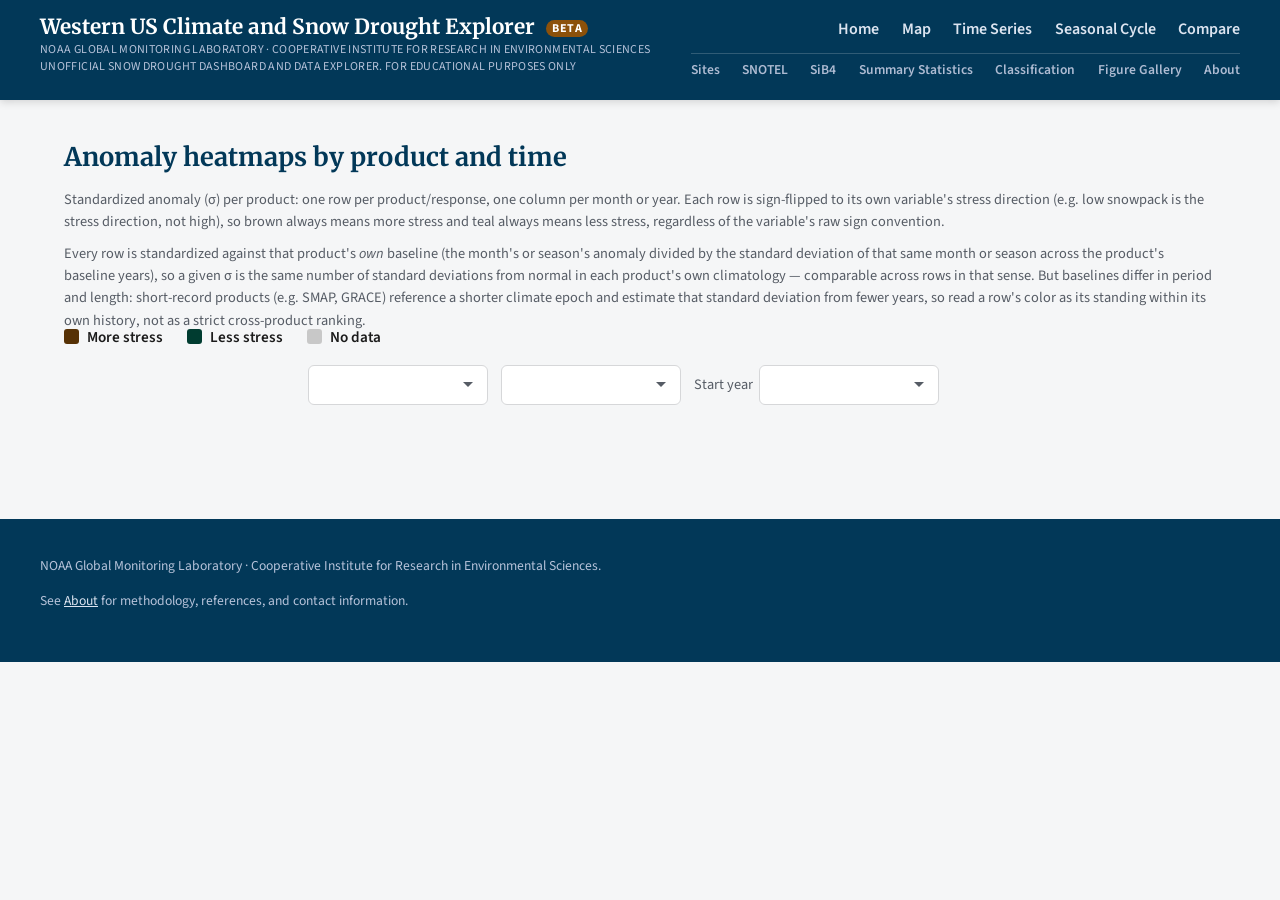
<file: heatmaps.html>
<!DOCTYPE html>
<html lang="en">
<head>
<meta charset="UTF-8">
<meta name="viewport" content="width=device-width, initial-scale=1.0">
<meta name="description" content="Cross-product standardized-anomaly heatmaps, by month or season/year, for the Western US snow drought dashboard.">
<title>Heatmap &mdash; 2025-2026 Western US Climate and Snow Drought Explorer</title>
<link rel="icon" href="data:image/svg+xml,%3Csvg xmlns='http://www.w3.org/2000/svg' viewBox='0 0 24 24'%3E%3Cg stroke='%23162e51' stroke-width='2' stroke-linecap='round'%3E%3Cline x1='12' y1='2' x2='12' y2='22'/%3E%3Cline x1='4' y1='6' x2='20' y2='18'/%3E%3Cline x1='4' y1='18' x2='20' y2='6'/%3E%3C/g%3E%3C/svg%3E">
<link rel="preconnect" href="https://fonts.googleapis.com">
<link href="https://fonts.googleapis.com/css2?family=Source+Sans+Pro:wght@400;600;700&family=Merriweather:wght@700;900&display=swap" rel="stylesheet">
<link rel="stylesheet" href="css/style.css">
<script src="https://cdn.plot.ly/plotly-2.35.2.min.js"></script>
</head>
<body>

<header class="site-header">
  <div class="header-inner">
    <h1 class="wordmark-h1"><a class="wordmark" href="home.html">Western US Climate and Snow Drought Explorer <span class="beta-tag">BETA</span>
      <small>NOAA Global Monitoring Laboratory &middot; Cooperative Institute for Research in Environmental Sciences</small>
      <small>Unofficial snow drought dashboard and data explorer. For educational purposes only</small>
    </a></h1>
    <button class="nav-toggle" id="nav-toggle" type="button" aria-label="Toggle navigation" aria-expanded="false" aria-controls="site-nav"><span></span><span></span><span></span></button>
    <nav class="site-nav" id="site-nav">
      <div class="nav-primary">
        <a href="home.html">Home</a>
        <a href="map.html">Map</a>
        <a href="explore.html">Time Series</a>
        <a href="seasonal.html">Seasonal Cycle</a>
        <a href="compare.html">Compare</a>
      </div>
      <div class="nav-secondary">
        <a href="sites.html">Sites</a>
        <a href="snotel.html">SNOTEL</a>
        <a href="sib4.html">SiB4</a>
        <a href="data.html">Summary Statistics</a>
        <a href="classification.html">Classification</a>
        <a href="gallery.html">Figure Gallery</a>
        <a href="about.html">About</a>
      </div>
    </nav>
  </div>
</header>

<main>

  <section id="heatmaps">
    <h2>Anomaly heatmaps by product and time</h2>
    <p class="finding-note">Standardized anomaly (&sigma;) per product: one
      row per product/response, one column per month or year. Each row is
      sign-flipped to its own variable's stress direction (e.g. low
      snowpack is the stress direction, not high), so brown always means more stress
      and teal always means less stress, regardless of the variable's raw sign
      convention.</p>
    <p class="finding-note">Every row is standardized against that product's
      <em>own</em> baseline (the month's or season's anomaly divided by the
      standard deviation of that same month or season across the product's
      baseline years), so a given
      &sigma; is the same number of standard deviations from normal in each
      product's own climatology &mdash; comparable across rows in that sense.
      But baselines differ in period and length: short-record products (e.g.
      SMAP, GRACE) reference a shorter climate epoch and estimate that standard
      deviation from fewer years, so read a row's color as its standing within
      its own history, not as a strict cross-product ranking.</p>
    <div class="heatmap-legend-key">
      <span><span class="heatmap-legend-swatch" style="background:#563105;"></span> More stress</span>
      <span><span class="heatmap-legend-swatch" style="background:#003c30;"></span> Less stress</span>
      <span><span class="heatmap-legend-swatch" style="background:#c8c8c8;"></span> No data</span>
    </div>
    <div class="heatmap-layout">
      <nav class="category-tabs" id="heatmap-category-tabs" aria-label="Category"></nav>

      <div>
        <div class="selector-row">
          <select id="heatmap-family-select" aria-label="Heatmap family"></select>
          <select id="heatmap-region-select" aria-label="Region"></select>
          <label class="boundary-toggle" for="heatmap-start-year-select">Start year
            <select id="heatmap-start-year-select" aria-label="Start year"></select>
          </label>
        </div>
        <h3 id="heatmap-title" class="figure-title"></h3>
        <div class="heatmap-chart-scroll"><div id="heatmap-chart"></div></div>
      </div>
    </div>
  </section>

</main>

<footer class="site-footer">
  <div class="footer-inner">
    <p>
      NOAA Global Monitoring Laboratory &middot; Cooperative Institute for
      Research in Environmental Sciences.
    </p>
    <p>
      See <a href="about.html">About</a> for methodology, references, and
      contact information.
    </p>
  </div>
</footer>

<script src="js/common.js"></script>
<script src="js/ncl-colormaps.js"></script>
<script src="js/heatmaps.js"></script>
</body>
</html>
</file>
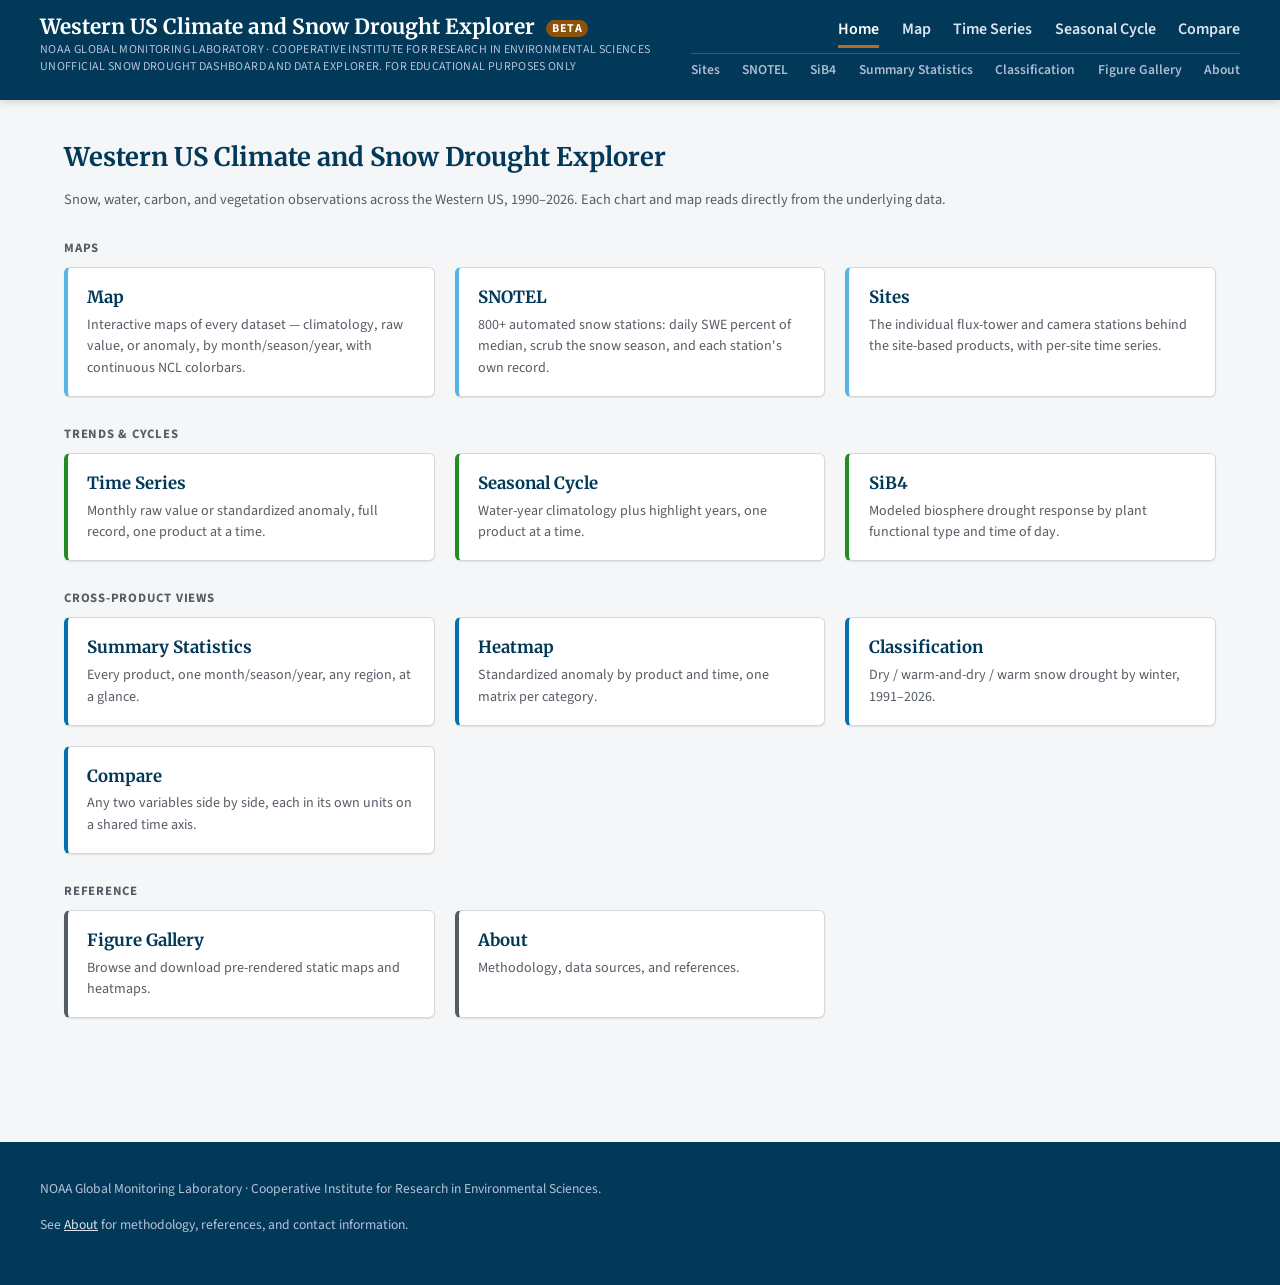
<file: home.html>
<!DOCTYPE html>
<html lang="en">
<head>
<meta charset="UTF-8">
<meta name="viewport" content="width=device-width, initial-scale=1.0">
<meta name="description" content="A data-forward dashboard tracking the 2025-2026 Western US snow drought across snow, water, carbon, and vegetation observations. Unofficial, descriptive-only -- not a NOAA or NIDIS product.">
<title>2025-2026 Western US Climate and Snow Drought Explorer</title>
<link rel="icon" href="data:image/svg+xml,%3Csvg xmlns='http://www.w3.org/2000/svg' viewBox='0 0 24 24'%3E%3Cg stroke='%23162e51' stroke-width='2' stroke-linecap='round'%3E%3Cline x1='12' y1='2' x2='12' y2='22'/%3E%3Cline x1='4' y1='6' x2='20' y2='18'/%3E%3Cline x1='4' y1='18' x2='20' y2='6'/%3E%3C/g%3E%3C/svg%3E">
<link rel="preconnect" href="https://fonts.googleapis.com">
<link href="https://fonts.googleapis.com/css2?family=Source+Sans+Pro:wght@400;600;700&family=Merriweather:wght@700;900&display=swap" rel="stylesheet">
<link rel="stylesheet" href="css/style.css">
</head>
<body>

<header class="site-header">
  <div class="header-inner">
    <h1 class="wordmark-h1"><a class="wordmark" href="home.html">Western US Climate and Snow Drought Explorer <span class="beta-tag">BETA</span>
      <small>NOAA Global Monitoring Laboratory &middot; Cooperative Institute for Research in Environmental Sciences</small>
      <small>Unofficial snow drought dashboard and data explorer. For educational purposes only</small>
    </a></h1>
    <button class="nav-toggle" id="nav-toggle" type="button" aria-label="Toggle navigation" aria-expanded="false" aria-controls="site-nav"><span></span><span></span><span></span></button>
        <nav class="site-nav" id="site-nav">
      <div class="nav-primary">
        <a href="home.html" class="active">Home</a>
        <a href="map.html">Map</a>
        <a href="explore.html">Time Series</a>
        <a href="seasonal.html">Seasonal Cycle</a>
        <a href="compare.html">Compare</a>
      </div>
      <div class="nav-secondary">
        <a href="sites.html">Sites</a>
        <a href="snotel.html">SNOTEL</a>
        <a href="sib4.html">SiB4</a>
        <a href="data.html">Summary Statistics</a>
        <a href="classification.html">Classification</a>
        <a href="gallery.html">Figure Gallery</a>
        <a href="about.html">About</a>
      </div>
    </nav>
  </div>
</header>

<main>

  <section id="home">
    <h2>Western US Climate and Snow Drought Explorer</h2>
    <p class="finding-note">Snow, water, carbon, and vegetation observations
      across the Western US, 1990&ndash;2026. Each chart and map reads
      directly from the underlying data.</p>

    <div class="home-nav-section" style="--group-accent: var(--cat-snow);">
      <p class="home-nav-section-title">Maps</p>
      <div class="home-nav-grid">
        <a class="home-nav-card" href="map.html">
          <strong>Map</strong>
          <span>Interactive maps of every dataset &mdash; climatology, raw value, or anomaly, by month/season/year, with continuous NCL colorbars.</span>
        </a>
        <a class="home-nav-card" href="snotel.html">
          <strong>SNOTEL</strong>
          <span>800+ automated snow stations: daily SWE percent of median, scrub the snow season, and each station's own record.</span>
        </a>
        <a class="home-nav-card" href="sites.html">
          <strong>Sites</strong>
          <span>The individual flux-tower and camera stations behind the site-based products, with per-site time series.</span>
        </a>
      </div>
    </div>

    <div class="home-nav-section" style="--group-accent: var(--cat-vegetation);">
      <p class="home-nav-section-title">Trends &amp; cycles</p>
      <div class="home-nav-grid">
        <a class="home-nav-card" href="explore.html">
          <strong>Time Series</strong>
          <span>Monthly raw value or standardized anomaly, full record, one product at a time.</span>
        </a>
        <a class="home-nav-card" href="seasonal.html">
          <strong>Seasonal Cycle</strong>
          <span>Water-year climatology plus highlight years, one product at a time.</span>
        </a>
        <a class="home-nav-card" href="sib4.html">
          <strong>SiB4</strong>
          <span>Modeled biosphere drought response by plant functional type and time of day.</span>
        </a>
      </div>
    </div>

    <div class="home-nav-section" style="--group-accent: var(--blue-dark);">
      <p class="home-nav-section-title">Cross-product views</p>
      <div class="home-nav-grid">
        <a class="home-nav-card" href="data.html">
          <strong>Summary Statistics</strong>
          <span>Every product, one month/season/year, any region, at a glance.</span>
        </a>
        <a class="home-nav-card" href="heatmaps.html">
          <strong>Heatmap</strong>
          <span>Standardized anomaly by product and time, one matrix per category.</span>
        </a>
        <a class="home-nav-card" href="classification.html">
          <strong>Classification</strong>
          <span>Dry / warm-and-dry / warm snow drought by winter, 1991&ndash;2026.</span>
        </a>
        <a class="home-nav-card" href="compare.html">
          <strong>Compare</strong>
          <span>Any two variables side by side, each in its own units on a shared time axis.</span>
        </a>
      </div>
    </div>

    <div class="home-nav-section" style="--group-accent: var(--text-muted);">
      <p class="home-nav-section-title">Reference</p>
      <div class="home-nav-grid">
        <a class="home-nav-card" href="gallery.html">
          <strong>Figure Gallery</strong>
          <span>Browse and download pre-rendered static maps and heatmaps.</span>
        </a>
        <a class="home-nav-card" href="about.html">
          <strong>About</strong>
          <span>Methodology, data sources, and references.</span>
        </a>
      </div>
    </div>
  </section>

</main>

<footer class="site-footer">
  <div class="footer-inner">
    <p>
      NOAA Global Monitoring Laboratory &middot; Cooperative Institute for
      Research in Environmental Sciences.
    </p>
    <p>
      See <a href="about.html">About</a> for methodology, references, and
      contact information.
    </p>
  </div>
</footer>

<script src="js/common.js"></script>
</body>
</html>
</file>
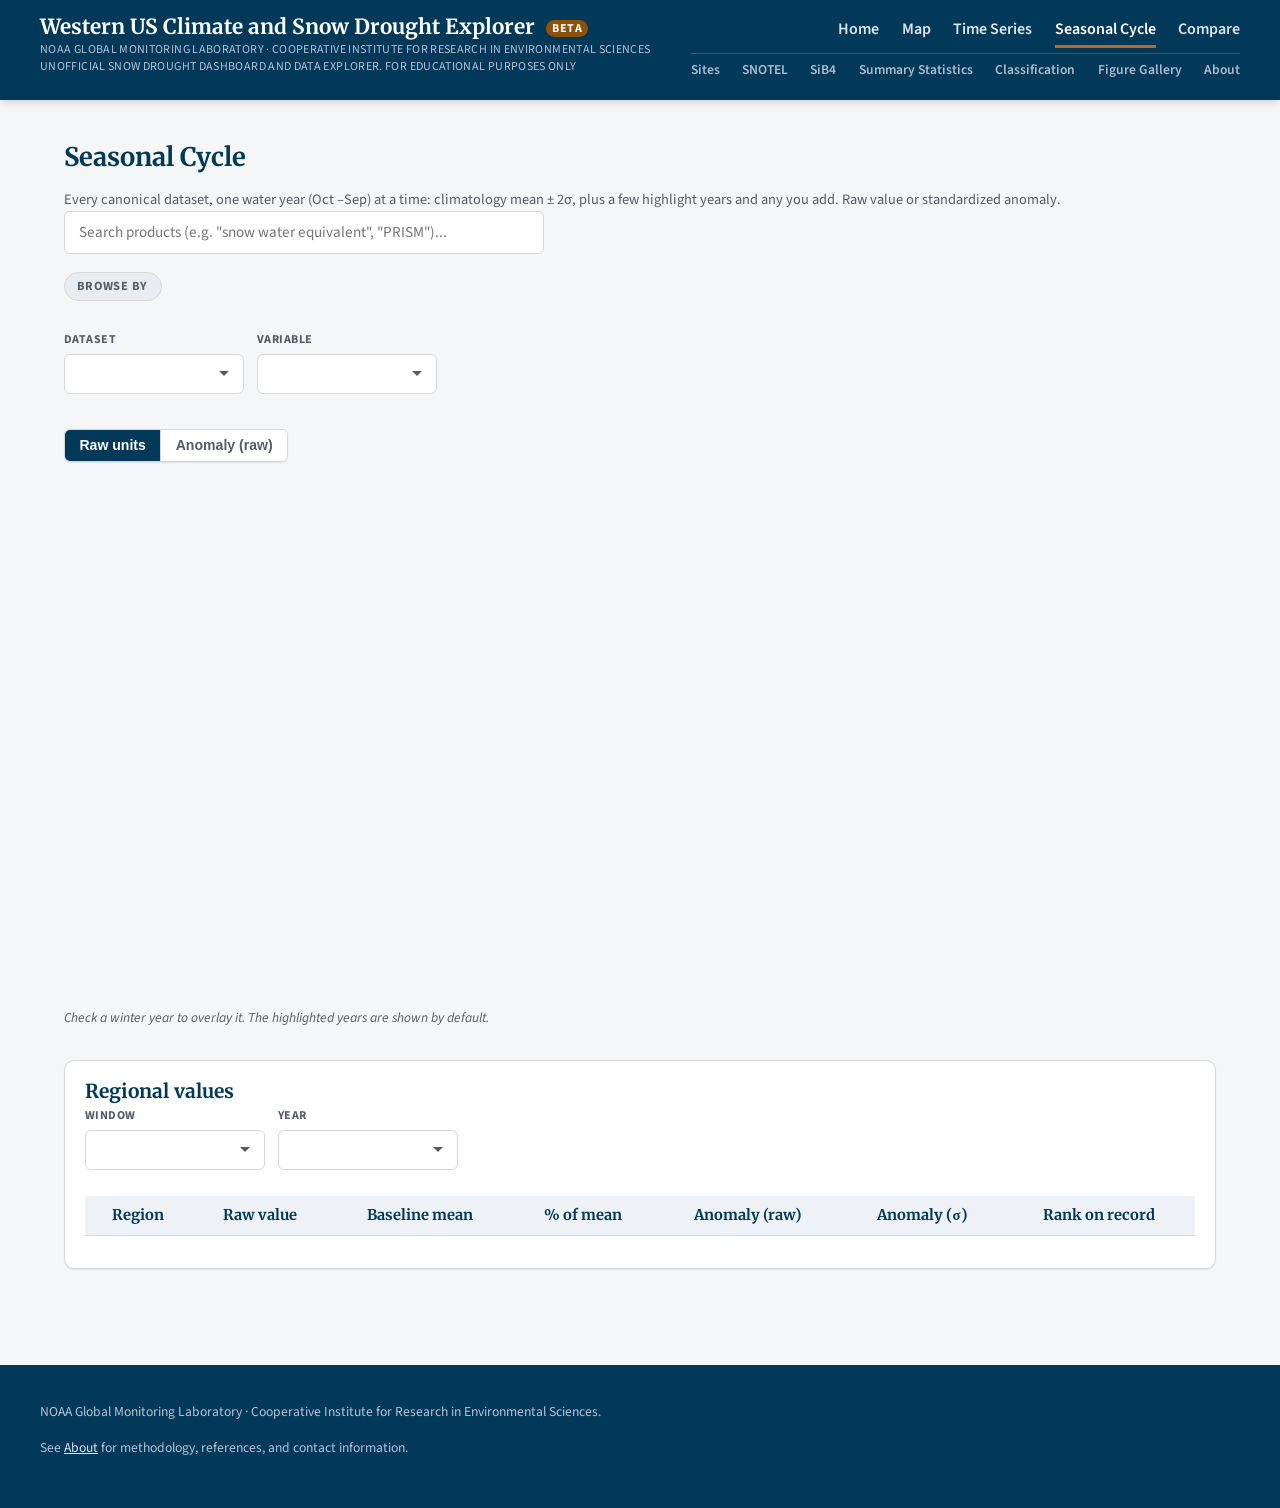
<file: seasonal.html>
<!DOCTYPE html>
<html lang="en">
<head>
<meta charset="UTF-8">
<meta name="viewport" content="width=device-width, initial-scale=1.0">
<meta name="description" content="Water-year seasonal cycle -- climatology plus highlight years -- for every dataset in the Western US snow drought dashboard.">
<title>Seasonal Cycle &mdash; 2025-2026 Western US Climate and Snow Drought Explorer</title>
<link rel="icon" href="data:image/svg+xml,%3Csvg xmlns='http://www.w3.org/2000/svg' viewBox='0 0 24 24'%3E%3Cg stroke='%23162e51' stroke-width='2' stroke-linecap='round'%3E%3Cline x1='12' y1='2' x2='12' y2='22'/%3E%3Cline x1='4' y1='6' x2='20' y2='18'/%3E%3Cline x1='4' y1='18' x2='20' y2='6'/%3E%3C/g%3E%3C/svg%3E">
<link rel="preconnect" href="https://fonts.googleapis.com">
<link href="https://fonts.googleapis.com/css2?family=Source+Sans+Pro:wght@400;600;700&family=Merriweather:wght@700;900&display=swap" rel="stylesheet">
<link rel="stylesheet" href="css/style.css">
<script src="https://cdn.plot.ly/plotly-2.35.2.min.js"></script>
</head>
<body>

<header class="site-header">
  <div class="header-inner">
    <h1 class="wordmark-h1"><a class="wordmark" href="home.html">Western US Climate and Snow Drought Explorer <span class="beta-tag">BETA</span>
      <small>NOAA Global Monitoring Laboratory &middot; Cooperative Institute for Research in Environmental Sciences</small>
      <small>Unofficial snow drought dashboard and data explorer. For educational purposes only</small>
    </a></h1>
    <button class="nav-toggle" id="nav-toggle" type="button" aria-label="Toggle navigation" aria-expanded="false" aria-controls="site-nav"><span></span><span></span><span></span></button>
        <nav class="site-nav" id="site-nav">
      <div class="nav-primary">
        <a href="home.html">Home</a>
        <a href="map.html">Map</a>
        <a href="explore.html">Time Series</a>
        <a href="seasonal.html" class="active">Seasonal Cycle</a>
        <a href="compare.html">Compare</a>
      </div>
      <div class="nav-secondary">
        <a href="sites.html">Sites</a>
        <a href="snotel.html">SNOTEL</a>
        <a href="sib4.html">SiB4</a>
        <a href="data.html">Summary Statistics</a>
        <a href="classification.html">Classification</a>
        <a href="gallery.html">Figure Gallery</a>
        <a href="about.html">About</a>
      </div>
    </nav>
  </div>
</header>

<main>

  <section id="seasonal">
    <h2>Seasonal Cycle</h2>
    <p class="finding-note">Every canonical dataset, one water year (Oct
      &ndash;Sep) at a time: climatology mean &plusmn; 2&sigma;, plus a few
      highlight years and any you add. Raw value or standardized anomaly.</p>

    <div class="product-search-wrap">
      <input type="search" id="product-search" placeholder="Search products (e.g. &quot;snow water equivalent&quot;, &quot;PRISM&quot;)..." aria-label="Search products">
      <div id="product-search-results" class="search-results"></div>
    </div>

    <div class="explorer-layout">
      <div class="picker-pivot" id="picker-pivot" role="group" aria-label="Browse by dataset or by variable"></div>

      <div>
        <div class="selector-row">
          <label class="select-field">Dataset <select id="product-select" aria-label="Product"></select></label>
          <label class="select-field">Variable <select id="response-select" aria-label="Variable"></select></label>
        </div>
        <div class="selector-row">
          <div class="region-toggle" id="region-toggle"></div>
        </div>
        <div class="selector-row">
          <div class="series-toggle" id="seasonal-toggle">
            <button data-series="raw" class="active">Raw units</button>
            <button data-series="anomaly">Anomaly (raw)</button>
          </div>
        </div>
        <h3 class="figure-title" id="seasonal-title"></h3>
        <div class="product-meta" id="product-meta"></div>
        <div id="seasonal-chart" style="height:480px;"></div>
        <p class="value-glossary">Check a winter year to overlay it. The highlighted years are shown by default.</p>
        <div id="seasonal-legend" class="checkbox-legend" role="group" aria-label="Winter years"></div>

        <div class="region-table-card" id="seasonal-region-table-wrap">
          <h3 id="seasonal-region-table-heading">Regional values</h3>
          <div class="selector-row">
            <label class="select-field">Window <select id="seasonal-table-window-select" aria-label="Table window"></select></label>
            <label class="select-field">Year <select id="seasonal-table-year-select" aria-label="Table year"></select></label>
          </div>
          <p id="seasonal-region-table-note" class="value-glossary"></p>
          <div class="table-scroll">
            <table class="headline-table region-values-table" id="seasonal-region-table">
              <thead><tr><th>Region</th><th id="seasonal-region-rawval-th">Raw value</th><th>Baseline mean</th><th class="pct-normal-th">% of mean</th><th>Anomaly (raw)</th><th>Anomaly (&sigma;)</th><th>Rank on record</th></tr></thead>
              <tbody id="seasonal-region-table-body"></tbody>
            </table>
          </div>
        </div>
      </div>
    </div>
  </section>

</main>

<footer class="site-footer">
  <div class="footer-inner">
    <p>
      NOAA Global Monitoring Laboratory &middot; Cooperative Institute for
      Research in Environmental Sciences.
    </p>
    <p>
      See <a href="about.html">About</a> for methodology, references, and
      contact information.
    </p>
  </div>
</footer>

<script src="js/common.js"></script>
<script src="js/product-picker.js"></script>
<script src="js/seasonal.js"></script>
</body>
</html>
</file>
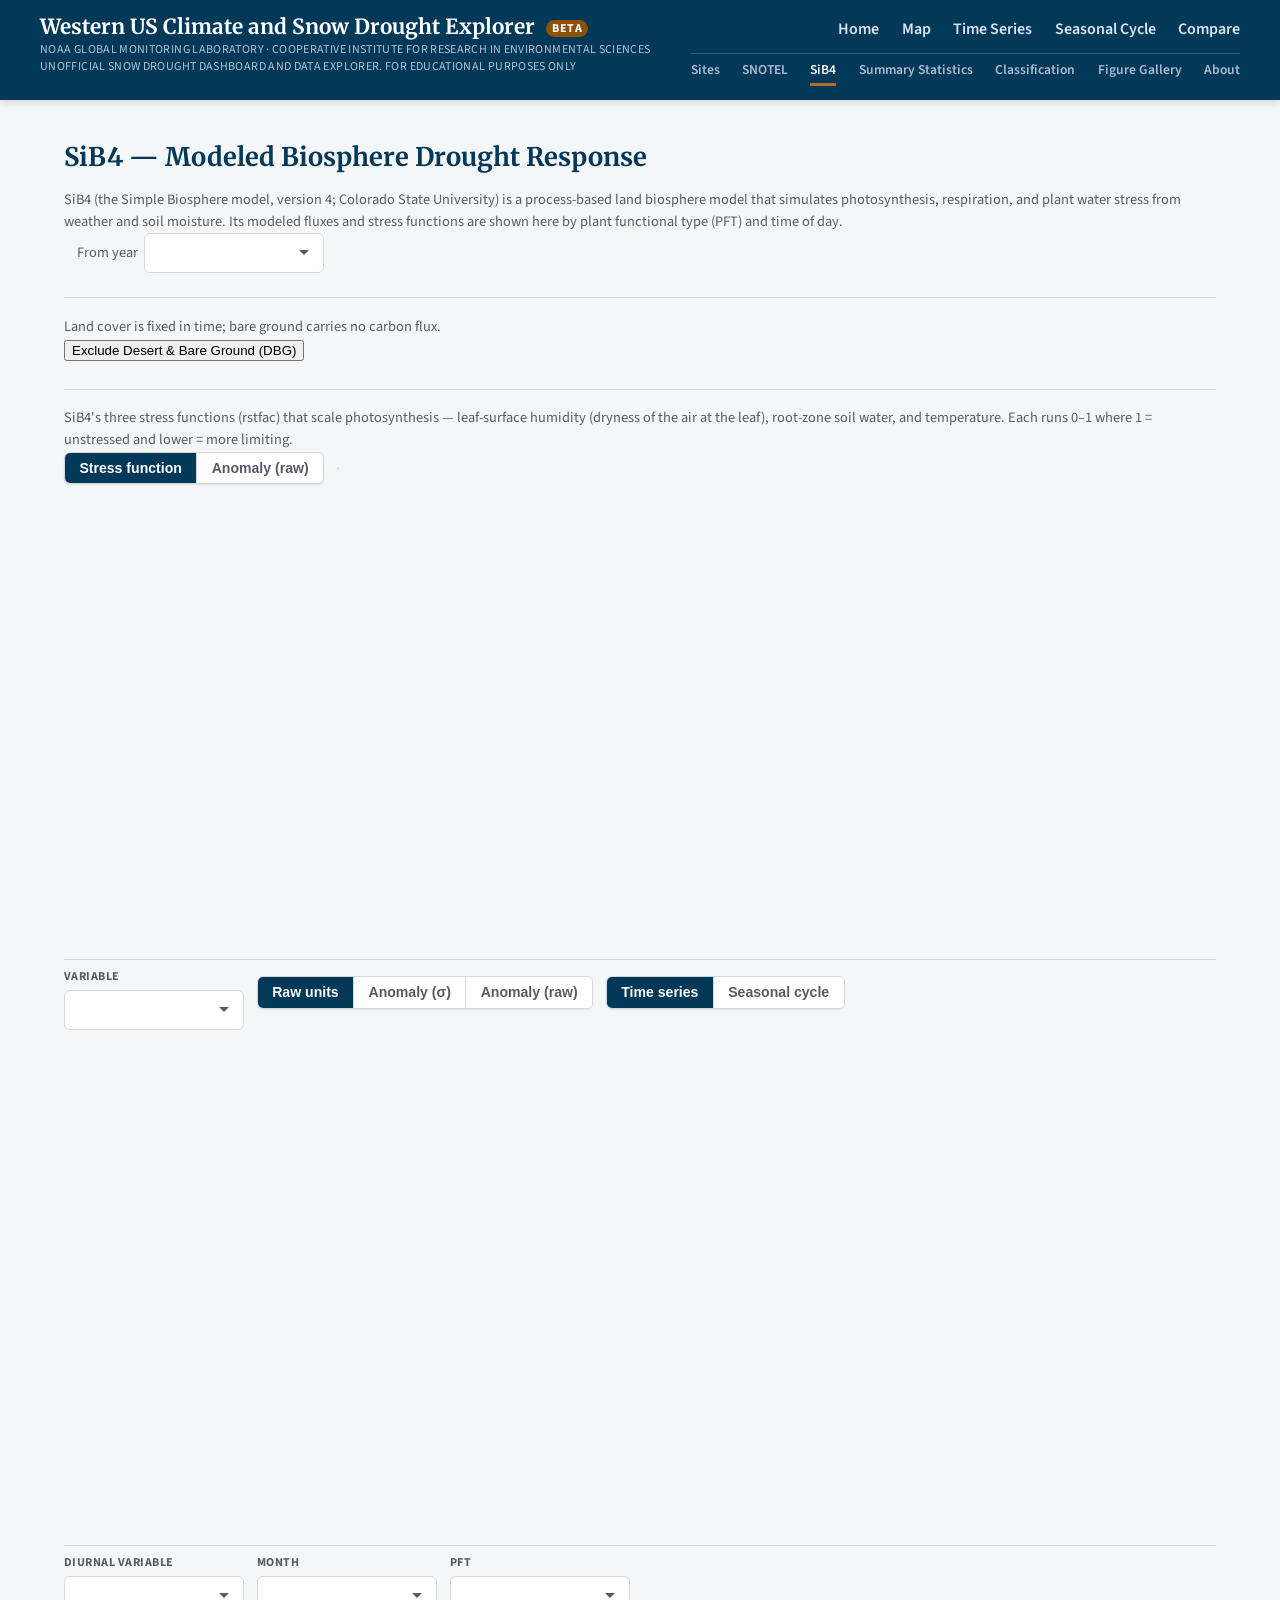
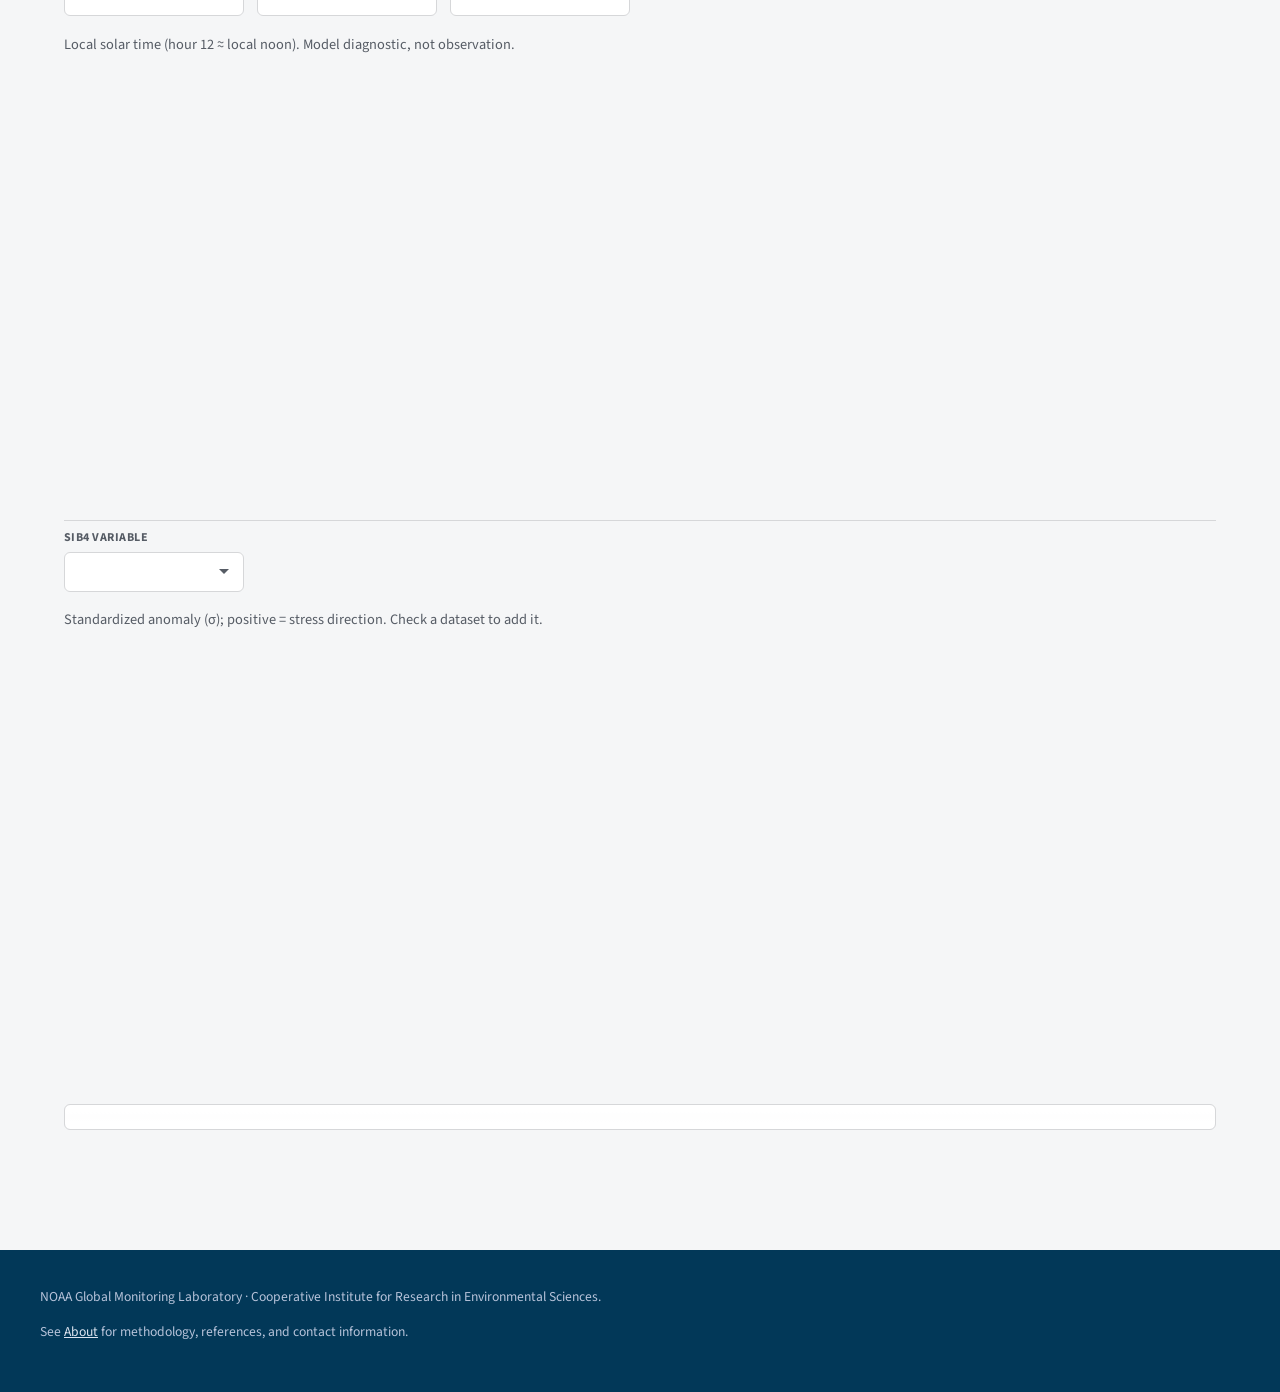
<file: sib4.html>
<!DOCTYPE html>
<html lang="en">
<head>
<meta charset="UTF-8">
<meta name="viewport" content="width=device-width, initial-scale=1.0">
<meta name="description" content="SiB4 modeled biosphere drought response for the Western US: per-plant-functional-type carbon, water-stress, and diurnal responses, plus comparison of other datasets against SiB4.">
<title>SiB4 &mdash; 2025-2026 Western US Climate and Snow Drought Explorer</title>
<link rel="icon" href="data:image/svg+xml,%3Csvg xmlns='http://www.w3.org/2000/svg' viewBox='0 0 24 24'%3E%3Cg stroke='%23162e51' stroke-width='2' stroke-linecap='round'%3E%3Cline x1='12' y1='2' x2='12' y2='22'/%3E%3Cline x1='4' y1='6' x2='20' y2='18'/%3E%3Cline x1='4' y1='18' x2='20' y2='6'/%3E%3C/g%3E%3C/svg%3E">
<link rel="preconnect" href="https://fonts.googleapis.com">
<link href="https://fonts.googleapis.com/css2?family=Source+Sans+Pro:wght@400;600;700&family=Merriweather:wght@700;900&display=swap" rel="stylesheet">
<link rel="stylesheet" href="css/style.css">
<script src="https://cdn.plot.ly/plotly-2.35.2.min.js"></script>
</head>
<body>

<header class="site-header">
  <div class="header-inner">
    <h1 class="wordmark-h1"><a class="wordmark" href="home.html">Western US Climate and Snow Drought Explorer <span class="beta-tag">BETA</span>
      <small>NOAA Global Monitoring Laboratory &middot; Cooperative Institute for Research in Environmental Sciences</small>
      <small>Unofficial snow drought dashboard and data explorer. For educational purposes only</small>
    </a></h1>
    <button class="nav-toggle" id="nav-toggle" type="button" aria-label="Toggle navigation" aria-expanded="false" aria-controls="site-nav"><span></span><span></span><span></span></button>
        <nav class="site-nav" id="site-nav">
      <div class="nav-primary">
        <a href="home.html">Home</a>
        <a href="map.html">Map</a>
        <a href="explore.html">Time Series</a>
        <a href="seasonal.html">Seasonal Cycle</a>
        <a href="compare.html">Compare</a>
      </div>
      <div class="nav-secondary">
        <a href="sites.html">Sites</a>
        <a href="snotel.html">SNOTEL</a>
        <a href="sib4.html" class="active">SiB4</a>
        <a href="data.html">Summary Statistics</a>
        <a href="classification.html">Classification</a>
        <a href="gallery.html">Figure Gallery</a>
        <a href="about.html">About</a>
      </div>
    </nav>
  </div>
</header>

<main>

  <section id="sib4">
    <h2>SiB4 &mdash; Modeled Biosphere Drought Response</h2>
    <p class="finding-note">SiB4 (the Simple Biosphere model, version 4;
      Colorado State University) is a process-based land biosphere model that
      simulates photosynthesis, respiration, and plant water stress from
      weather and soil moisture. Its modeled fluxes and stress functions are
      shown here by plant functional type (PFT) and time of day.</p>

    <div class="selector-row">
      <div class="region-toggle" id="region-toggle"></div>
      <label class="boundary-toggle" for="sib4-start-year">From year
        <select id="sib4-start-year" aria-label="Start year"></select>
      </label>
    </div>

    <!-- 1. PFT land-cover composition -->
    <div class="sib4-panel">
      <h3 class="figure-title" id="sib4-composition-title"></h3>
      <p class="finding-note">Land cover is fixed in time; bare ground carries no carbon flux.</p>
      <button type="button" id="sib4-exclude-dbg">Exclude Desert &amp; Bare Ground (DBG)</button>
      <div class="sib4-composition-layout">
        <div id="sib4-composition"></div>
        <div id="sib4-composition-legend" class="sib4-pie-legend"></div>
      </div>
      <p id="sib4-composition-note" class="value-glossary"></p>
    </div>

    <!-- 2. SiB4 stress functions -->
    <div class="sib4-panel">
      <h3 class="figure-title" id="sib4-limitation-title"></h3>
      <p class="finding-note">SiB4's three stress functions (rstfac) that scale
        photosynthesis &mdash; leaf-surface humidity (dryness of the air at the
        leaf), root-zone soil water, and temperature. Each runs 0&ndash;1 where
        1 = unstressed and lower = more limiting.</p>
      <div class="selector-row">
        <div class="series-toggle" id="sib4-limitation-toggle">
          <button data-series="raw" class="active">Stress function</button>
          <button data-series="anomaly">Anomaly (raw)</button>
        </div>
        <div class="series-toggle" id="sib4-limitation-factors" aria-label="Which stress functions to show"></div>
      </div>
      <div id="sib4-limitation" style="height:420px;"></div>
    </div>

    <!-- 3. Per-PFT time series of a chosen variable -->
    <div class="sib4-panel">
      <div class="selector-row">
        <label class="select-field">Variable <select id="sib4-ts-variable" aria-label="Variable"></select></label>
        <div class="series-toggle" id="sib4-ts-toggle">
          <button data-series="raw" class="active">Raw units</button>
          <button data-series="sigma">Anomaly (&sigma;)</button>
          <button data-series="anomaly">Anomaly (raw)</button>
        </div>
        <div class="series-toggle" id="sib4-ts-view">
          <button data-view="series" class="active">Time series</button>
          <button data-view="seasonal">Seasonal cycle</button>
        </div>
      </div>
      <h3 class="figure-title" id="sib4-ts-title"></h3>
      <p class="finding-note" id="sib4-ts-note"></p>
      <div id="sib4-pft-checkboxes" class="sib4-pft-checks"></div>
      <div id="sib4-pft-timeseries" style="height:460px;"></div>
    </div>

    <!-- 4. Diurnal cycle -->
    <div class="sib4-panel">
      <div class="selector-row">
        <label class="select-field">Diurnal variable <select id="sib4-diurnal-variable" aria-label="Diurnal variable"></select></label>
        <label class="select-field">Month <select id="sib4-diurnal-month" aria-label="Month"></select></label>
        <label class="select-field">PFT <select id="sib4-diurnal-pft" aria-label="PFT"></select></label>
      </div>
      <h3 class="figure-title" id="sib4-diurnal-title"></h3>
      <p class="finding-note">Local solar time (hour 12 &asymp; local noon). Model diagnostic, not observation.</p>
      <div id="sib4-diurnal" style="height:440px;"></div>
    </div>

    <!-- 5. Compare other datasets against SiB4 -->
    <div class="sib4-panel">
      <div class="selector-row">
        <label class="select-field">SiB4 variable <select id="sib4-compare-variable" aria-label="SiB4 variable to compare against"></select></label>
      </div>
      <h3 class="figure-title" id="sib4-compare-title"></h3>
      <p class="finding-note">Standardized anomaly (&sigma;); positive = stress direction. Check a dataset to add it.</p>
      <div class="compare-chart-layout">
        <div id="sib4-compare-chart" style="height:460px;"></div>
        <div id="sib4-compare-legend" class="compare-legend"></div>
      </div>
    </div>

  </section>

</main>

<footer class="site-footer">
  <div class="footer-inner">
    <p>
      NOAA Global Monitoring Laboratory &middot; Cooperative Institute for
      Research in Environmental Sciences.
    </p>
    <p>
      See <a href="about.html">About</a> for methodology, references, and
      contact information.
    </p>
  </div>
</footer>

<script src="js/common.js"></script>
<script src="js/sib4.js"></script>
</body>
</html>
</file>
<file: css/style.css>
/* Design tokens drawn from NCL's precip_diff_12lev diverging colormap
   (brown=dry -> white -> blue/navy=wet) -- the same ramp used for the
   moisture anomaly maps and the snowdrought.org welcome border, so the
   site's chrome reads the same palette as the dry-wet science it presents.
   No NOAA, NIDIS, or NSIDC logos/seals reproduced; this is an independent
   research site, not an official federal page, so no .gov trust banner. */
:root {
  --navy: #023858;
  --blue: #3a86bc;
  --blue-dark: #0570b0;
  --gold: #b66a28;
  --bg: #f5f6f7;
  --bg-panel: #ffffff;
  --border: #d6d7d9;
  --text: #1b1b1b;
  --text-muted: #565c65;

  --cat-drought: #8C6D31;
  --cat-snow: #56B4E9;
  --cat-climate: #C43C39;
  --cat-precipitation: #1F4E79;
  --cat-soil_moisture: #2878B5;
  --cat-vegetation: #228B22;
  --cat-fire: #4D4D4D;

  --font-heading: 'Merriweather', Georgia, serif;
  --font-body: 'Source Sans Pro', -apple-system, BlinkMacSystemFont, 'Segoe UI', sans-serif;

  --radius-sm: 6px;
  --radius-md: 10px;
  --shadow-sm: 0 1px 2px rgba(2, 56, 88, 0.06), 0 1px 1px rgba(2, 56, 88, 0.04);
  --shadow-md: 0 4px 12px rgba(2, 56, 88, 0.10), 0 1px 3px rgba(2, 56, 88, 0.08);
  --shadow-focus: 0 0 0 3px rgba(58, 134, 188, 0.28);
  --transition: 150ms ease;
}

* { box-sizing: border-box; }

:focus-visible {
  outline: 2px solid var(--blue);
  outline-offset: 2px;
}

html { scroll-behavior: smooth; }

body {
  margin: 0;
  font-family: var(--font-body);
  font-size: 16px;
  line-height: 1.55;
  color: var(--text);
  background: var(--bg);
}

h1, h2, h3, h4 { font-family: var(--font-heading); color: var(--navy); line-height: 1.25; }
h1 { font-size: 2.3rem; margin: 0 0 0.4em; }
h2 { font-size: 1.6rem; margin: 1.6em 0 0.6em; }
h3 { font-size: 1.2rem; margin: 1.2em 0 0.5em; }
p { margin: 0 0 1em; }
a { color: var(--blue-dark); transition: color var(--transition); }
a:hover { color: var(--navy); }

.site-header {
  background: var(--navy);
  color: #fff;
  padding: 0.9rem 1.5rem;
  box-shadow: 0 2px 8px rgba(0, 0, 0, 0.15);
  position: sticky;
  top: 0;
  z-index: 10;
}
.site-header .header-inner {
  max-width: 1200px;
  margin: 0 auto;
  display: flex;
  align-items: baseline;
  justify-content: space-between;
  flex-wrap: wrap;
  gap: 0.5rem 1.5rem;
}
.site-header .wordmark {
  font-family: var(--font-heading);
  font-size: 1.3rem;
  font-weight: 700;
  color: #fff;
  text-decoration: none;
}
/* Wraps the wordmark link in a real <h1> for accessibility (every page was
   missing a level-one heading) without affecting layout at all -- the h1's
   own box is removed from the flow, so header-inner's flex layout treats
   the <a> inside it exactly as before. */
.wordmark-h1 { display: contents; }
.beta-tag {
  display: inline-block;
  vertical-align: middle;
  margin-left: 0.4rem;
  padding: 0.1em 0.5em;
  font-family: var(--font-body);
  font-size: 0.75rem;
  font-weight: 700;
  letter-spacing: 0.04em;
  /* navy-on-gold measured 3.79:1, below WCAG AA's 4.5:1 for this font size.
     white on a darker BrBG brown stop (matplotlib f=0.1, one step darker
     than --gold's f=0.2) measures 6.37:1 -- stays in the same dry/wet brown
     family, doesn't touch --gold itself since that's used elsewhere for
     accents that aren't a text/background contrast pair. */
  color: #fff;
  background: #8c510a;
  border-radius: 999px;
}
.site-header .wordmark small {
  display: block;
  font-family: var(--font-body);
  font-size: 0.75rem;
  font-weight: 400;
  color: #b6c2d9;
  letter-spacing: 0.03em;
  text-transform: uppercase;
  margin-top: 2px;
}
/* Two-tier nav: primary views (Home/Map/Time Series/Seasonal/Compare) on the
   top row, the specialized and reference pages on a smaller muted row below,
   both right-aligned beside the wordmark. Twelve items never fit one flat
   inline row on a normal desktop, and splitting by role reads better than a
   ragged wrap. */
.site-nav {
  display: flex;
  flex-direction: column;
  align-items: flex-end;
  gap: 0.3rem;
}
.nav-primary, .nav-secondary {
  display: flex;
  flex-wrap: wrap;
  justify-content: flex-end;
  gap: 0 1.4rem;
}
.nav-secondary {
  padding-top: 0.3rem;
  border-top: 1px solid rgba(255, 255, 255, 0.18);
}
.site-nav a {
  color: #dce4f0;
  text-decoration: none;
  font-weight: 600;
  padding-bottom: 3px;
  border-bottom: 3px solid transparent;
}
.nav-primary a { font-size: 1rem; }
.nav-secondary a { font-size: 0.85rem; color: #aebbd2; }
.site-nav a:hover, .site-nav a.active {
  color: #fff;
  border-bottom-color: var(--gold);
}

.nav-toggle {
  display: none;
  width: 34px;
  height: 34px;
  padding: 0;
  border: none;
  background: transparent;
  cursor: pointer;
  flex-direction: column;
  justify-content: center;
  align-items: center;
  gap: 5px;
}
.nav-toggle span {
  display: block;
  width: 24px;
  height: 2px;
  background: #fff;
  border-radius: 1px;
}
@media (max-width: 900px) {
  .nav-toggle { display: flex; }
  .site-nav {
    display: none;
    flex-basis: 100%;
    align-items: stretch;
    gap: 0;
    margin-top: 0.6rem;
    padding-top: 0.6rem;
    border-top: 1px solid rgba(255, 255, 255, 0.15);
  }
  .site-nav.open { display: flex; }
  /* Collapse both tiers into one stacked list -- display:contents drops the
     tier wrappers so every link becomes a direct column child. */
  .nav-primary, .nav-secondary {
    display: contents;
  }
  .site-nav a {
    padding: 0.6rem 0.2rem;
    font-size: 0.95rem;
    border-bottom: 1px solid rgba(255, 255, 255, 0.08);
  }
  .nav-secondary a { color: #dce4f0; }
  .site-nav a.active { border-bottom-color: var(--gold); }
}

main { max-width: 1200px; margin: 0 auto; padding: 0 1.5rem 3rem; }
main section[id] { scroll-margin-top: 5rem; }


.panel {
  background: var(--bg-panel);
  border: 1px solid var(--border);
  border-radius: var(--radius-md);
  box-shadow: var(--shadow-sm);
  padding: 1.75rem;
  margin-bottom: 1.75rem;
}

.summary-table-scroll {
  overflow-x: auto;
  /* Cap the height and scroll vertically so the sticky thead actually pins while
     paging through a long product list (a sticky header only sticks inside a
     scroll container with a bounded height). */
  max-height: 78vh;
  overflow-y: auto;
  /* Horizontal counterpart of .compare-legend's fade cue, same rationale:
     the numeric region columns run off the right edge on mobile (844px
     table in a 269px wrapper, confirmed 2026-09) with no visual hint more
     columns are reachable by swiping. */
  background:
    linear-gradient(90deg, var(--bg-panel) 30%, rgba(255, 255, 255, 0)),
    linear-gradient(270deg, var(--bg-panel) 30%, rgba(255, 255, 255, 0)) 100% 0,
    radial-gradient(farthest-side at 0 50%, rgba(0, 0, 0, 0.15), rgba(0, 0, 0, 0)),
    radial-gradient(farthest-side at 100% 50%, rgba(0, 0, 0, 0.15), rgba(0, 0, 0, 0)) 100% 0;
  background-repeat: no-repeat;
  background-size: 24px 100%, 24px 100%, 10px 100%, 10px 100%;
  background-attachment: local, local, scroll, scroll;
}
table.headline-table {
  width: 100%;
  border-collapse: collapse;
  font-size: 0.92rem;
  margin: 1em 0;
}
table.headline-table caption { text-align: left; font-size: 0.85rem; color: var(--text-muted); margin-bottom: 0.5em; }
table.headline-table th, table.headline-table td {
  border-bottom: 1px solid var(--border);
  padding: 0.55em 0.75em;
  text-align: center;
}
table.headline-table thead th {
  background: #eef1f5;
  color: var(--navy);
  font-family: var(--font-heading);
  font-weight: 700;
  position: sticky;
  top: 0;
  white-space: nowrap; /* region codes like "CO-UT-WY" otherwise wrap at the hyphen */
}
table.headline-table tbody tr:not(.group-row):hover td { background: #f7f9fb; }
table.headline-table tbody tr:not(.group-row) { transition: background var(--transition); }
/* The .stress class = this variable's own physical direction of drought/heat
   stress (not raw arithmetic sign -- e.g. EDDI/VPD/temperature stress POSITIVE,
   snow/soil-moisture/precip stress NEGATIVE); the .relief class is the opposite
   (less-stress) direction. Both are internal class names; the UI labels this
   axis "more stress" / "less stress". */
table.headline-table td.stress { color: #955910; font-weight: 600; }
table.headline-table td.relief { color: #0570b0; font-weight: 600; }

/* Shared checkbox legend: one toggle per series (Compare overlay datasets,
   Seasonal Cycle winter years). A checked box shows that series on the plot. */
.checkbox-legend {
  display: flex;
  flex-wrap: wrap;
  gap: 0.45rem 1.2rem;
  margin-top: 0.7rem;
}
.checkbox-legend-item {
  display: inline-flex;
  align-items: center;
  gap: 0.4rem;
  font-size: 0.95rem;
  cursor: pointer;
  user-select: none;
}
.checkbox-legend-item.is-static { cursor: default; }
.checkbox-legend-item input { cursor: pointer; margin: 0; }
.checkbox-legend-swatch {
  width: 1.25rem;
  height: 0.3rem;
  border-radius: 2px;
  display: inline-block;
  flex: none;
}

/* Map page's below-map regional summary -- raw value, standardized
   anomaly, AND rank on record together, one of the dashboard's key
   findings (Dylan, 2026-09-29: "should be displayed and integrated more
   prominently"), so it gets the same card treatment as the map image
   itself (.map-image-wrap) rather than sitting as a bare, easy-to-miss
   table directly on the page background. */
.region-table-card {
  background: #fff;
  border: 1px solid var(--border);
  border-radius: var(--radius-md);
  box-shadow: var(--shadow-sm);
  padding: 1.1rem 1.25rem;
  margin-top: 1rem;
}
.region-table-card h3 { margin-top: 0; margin-bottom: 0.3rem; }
.rank-badge {
  display: inline-block;
  padding: 0.15em 0.6em;
  border-radius: 999px;
  font-weight: 700;
  font-size: 0.85rem;
  background: #eef1f5;
  color: var(--navy);
}
.rank-badge.stress { background: #fbead2; color: #955910; }
.rank-badge.relief { background: #dce9f5; color: #045a8d; }
table.headline-table tr.group-row td {
  background: #f5f6f7;
  color: var(--navy);
  font-weight: 700;
  font-size: 0.82rem;
  text-transform: uppercase;
  letter-spacing: 0.03em;
  padding-top: 0.7em;
}

.figure-grid {
  display: grid;
  grid-template-columns: repeat(auto-fit, minmax(320px, 1fr));
  gap: 1.5rem;
}
.figure-card {
  background: var(--bg-panel);
  border: 1px solid var(--border);
  border-radius: 4px;
  overflow: hidden;
}
.figure-card img { width: 100%; display: block; }
.figure-card .caption { padding: 0.9rem 1rem; font-size: 0.92rem; color: var(--text-muted); }
.figure-card .caption strong { color: var(--text); }

/* Home page: one button per figure-type page, not a repeat of the plain
   text links a bullet list would give -- the whole card is clickable. */
.home-nav-grid {
  display: grid;
  grid-template-columns: repeat(3, 1fr);
  gap: 1.25rem;
  margin: 0.5rem 0 0;
}
@media (max-width: 860px) { .home-nav-grid { grid-template-columns: repeat(2, 1fr); } }
@media (max-width: 560px) { .home-nav-grid { grid-template-columns: 1fr; } }
/* Home cards grouped by function (Maps / Trends & cycles / Cross-product /
   Reference), each group carrying its own accent on the card left-border. */
.home-nav-section { margin: 1.75rem 0; }
.home-nav-section-title {
  font-family: var(--font-body);
  text-transform: uppercase;
  letter-spacing: 0.06em;
  font-size: 0.8rem;
  font-weight: 700;
  color: var(--text-muted);
  margin: 0 0 0.3rem;
}
.home-nav-card {
  display: block;
  background: var(--bg-panel);
  border: 1px solid var(--border);
  border-left: 4px solid var(--group-accent, var(--blue-dark));
  border-radius: var(--radius-sm);
  padding: 1rem 1.2rem;
  text-decoration: none;
  box-shadow: var(--shadow-sm);
  transition: box-shadow var(--transition), border-left-color var(--transition);
}
.home-nav-card:hover { box-shadow: var(--shadow-md); border-left-color: var(--gold); }
.home-nav-card strong {
  display: block;
  font-family: var(--font-heading);
  font-size: 1.05rem;
  color: var(--navy);
  margin-bottom: 0.3rem;
}
.home-nav-card span { display: block; font-size: 0.88rem; color: var(--text-muted); }

/* User-added seasonal-chart years (js/explore.js's explorerState.extraYears)
   -- each removable via its own x, same idea as a browser tab-group chip. */
.year-chip-row { display: flex; flex-wrap: wrap; gap: 0.4rem; margin: 0.6rem 0; }
.year-chip {
  display: inline-flex;
  align-items: center;
  gap: 0.35rem;
  padding: 0.2rem 0.3rem 0.2rem 0.6rem;
  border-radius: 999px;
  font-size: 0.85rem;
  font-weight: 600;
  color: #fff;
}
.year-chip button {
  display: inline-flex;
  align-items: center;
  justify-content: center;
  width: 1.2em;
  height: 1.2em;
  border: none;
  border-radius: 50%;
  background: rgba(255, 255, 255, 0.25);
  color: #fff;
  font-size: 0.8rem;
  line-height: 1;
  cursor: pointer;
}
.year-chip button:hover { background: rgba(255, 255, 255, 0.4); }

/* --- Explorer page --- */
.explorer-layout {
  display: grid;
  grid-template-columns: 1fr;
  gap: 1rem;
  align-items: start;
}
/* The heatmaps panel keeps a left category-tab sidebar (categories remain a
   user-facing filter only here), unlike the picker pages whose category column
   was removed -- so it uses its own two-column grid. */
.heatmap-layout {
  display: grid;
  grid-template-columns: 220px 1fr;
  gap: 1.5rem;
  align-items: start;
}
.heatmap-layout > div { min-width: 0; }
@media (max-width: 820px) {
  .heatmap-layout { grid-template-columns: 1fr; }
}
/* Grid items default to min-width:auto -- the 1fr column refuses to shrink
   below its content's natural width (the Plotly chart) instead of fitting
   the available space, pushing the whole layout past the viewport edge. */
.explorer-layout > div { min-width: 0; }
@media (max-width: 820px) {
  .explorer-layout { grid-template-columns: 1fr; }
}

.category-tabs { display: flex; flex-direction: column; gap: 0.3rem; }
.category-tab {
  display: block;
  text-align: left;
  border: none;
  border-left: 4px solid transparent;
  background: var(--bg-panel);
  padding: 0.65rem 0.9rem;
  font-family: var(--font-body);
  font-size: 0.95rem;
  font-weight: 600;
  color: var(--text);
  cursor: pointer;
  border-radius: var(--radius-sm);
  transition: background var(--transition), border-color var(--transition), transform var(--transition);
}
.category-tab:hover { background: #eef1f5; transform: translateX(2px); }
.category-tab.active {
  border-left-color: var(--cat, var(--blue));
  background: #eef1f5;
  box-shadow: var(--shadow-sm);
}

/* Dataset/Variable pivot: a segmented "pill" toggle (inset track + a raised
   active segment), replacing the old per-category tab column -- categories now
   live only on the summary heatmaps. Styled as a labelled control so it reads
   as "browse the catalog by dataset, or by variable", not two loose buttons. */
.picker-pivot {
  display: inline-flex;
  align-items: center;
  gap: 4px;
  padding: 4px;
  background: #e9edf2;
  border: 1px solid var(--border, #d4d9e0);
  border-radius: 999px;
  margin-bottom: 0.9rem;
  /* Hug the content instead of stretching to fill a flex-column / grid parent
     (inline-flex alone still gets stretched as a flex item). */
  width: fit-content;
  align-self: flex-start;
  justify-self: start;
}
/* "Browse by" lead-in, injected without touching the JS or markup. */
.picker-pivot::before {
  content: "Browse by";
  padding: 0 0.6rem 0 0.5rem;
  font-family: var(--font-body);
  font-size: 0.78rem;
  font-weight: 700;
  letter-spacing: 0.03em;
  text-transform: uppercase;
  color: var(--muted, #566069);
}
.picker-pivot-btn {
  border: none;
  background: transparent;
  padding: 0.42rem 1.05rem;
  font-family: var(--font-body);
  font-size: 0.9rem;
  font-weight: 600;
  color: var(--muted, #566069);
  cursor: pointer;
  border-radius: 999px;
  transition: background var(--transition), color var(--transition), box-shadow var(--transition);
}
.picker-pivot-btn:hover { color: var(--text); }
.picker-pivot-btn.active {
  background: #fff;
  color: var(--blue-dark, #1b4965);
  box-shadow: 0 1px 2px rgba(16, 32, 56, 0.16), 0 0 0 1px rgba(16, 32, 56, 0.04);
}

.product-search-wrap { position: relative; max-width: 480px; margin-bottom: 1.1rem; }
.product-search-wrap input[type="search"] {
  width: 100%;
  font-family: var(--font-body);
  font-size: 0.95rem;
  padding: 0.6rem 0.9rem;
  border: 1px solid var(--border);
  border-radius: var(--radius-sm);
  box-sizing: border-box;
  transition: border-color var(--transition), box-shadow var(--transition);
}
.product-search-wrap input[type="search"]:focus-visible {
  border-color: var(--blue); box-shadow: var(--shadow-focus); outline: none;
}
.search-results {
  display: none;
  position: absolute;
  z-index: 20;
  top: 100%;
  left: 0;
  right: 0;
  margin-top: 4px;
  background: #fff;
  border: 1px solid var(--border);
  border-radius: var(--radius-sm);
  box-shadow: var(--shadow-md);
  max-height: 320px;
  overflow-y: auto;
}
.search-result {
  display: block;
  width: 100%;
  text-align: left;
  font-family: var(--font-body);
  font-size: 0.9rem;
  padding: 0.55rem 0.9rem;
  border: none;
  border-bottom: 1px solid var(--border);
  background: #fff;
  cursor: pointer;
}
.search-result:last-child { border-bottom: none; }
.search-result:hover { background: #eef1f5; }
.search-result-category { display: block; font-size: 0.78rem; color: var(--text-muted); }

.selector-row {
  display: flex;
  flex-wrap: wrap;
  gap: 0.8rem;
  align-items: center;
  margin-bottom: 1.1rem;
}
/* .map-controls > select (direct child only): #ol-period-select lives right
   in .map-controls, but #ol-year-select does NOT -- it's nested inside
   .year-control-wrap with its own narrower, stepper-button-paired styling
   below, and a plain descendant selector here would have widened it to
   this rule's 180px min-width, breaking that compact layout. */
.selector-row select, .map-controls > select, .map-panel-row select {
  font-family: var(--font-body);
  font-size: 0.95rem;
  padding: 0.5rem 2.1rem 0.5rem 0.75rem;
  border: 1px solid var(--border);
  border-radius: var(--radius-sm);
  background: #fff url("data:image/svg+xml,%3Csvg xmlns='http://www.w3.org/2000/svg' width='12' height='8' viewBox='0 0 12 8'%3E%3Cpath fill='%23565c65' d='M1 1l5 5 5-5'/%3E%3C/svg%3E") no-repeat right 0.8rem center;
  -webkit-appearance: none;
  appearance: none;
  min-width: 180px;
  cursor: pointer;
  transition: border-color var(--transition), box-shadow var(--transition);
}
.selector-row select:hover, .map-controls > select:hover, .map-panel-row select:hover { border-color: var(--blue); }
.selector-row select:focus-visible, .map-controls > select:focus-visible, .map-panel-row select:focus-visible { border-color: var(--blue); box-shadow: var(--shadow-focus); outline: none; }
/* Inside the map panels the key selects share the row and fill their share
   rather than each forcing a 180px min-width (which overflowed). Scoped to
   .map-panel-row so the compact year scrubber's own select is untouched. */
.map-panel-row .select-field { flex: 0 1 240px; min-width: 0; }
.map-panel-row select { min-width: 0; width: 100%; }

.compare-slot-label {
  display: inline-flex;
  align-items: center;
  justify-content: center;
  width: 1.9rem;
  height: 1.9rem;
  border-radius: 50%;
  background: var(--blue-dark);
  color: #fff;
  font-weight: 700;
  font-size: 0.95rem;
  flex-shrink: 0;
}
/* Match the series colors the chart draws (compare.js COMPARE_A/B_COLOR) so the
   A/B badge reinforces which line/axis is which -- the B series is the orange
   right-axis line, not navy. */
.compare-slot-label.a { background: #1b6ca8; }
.compare-slot-label.b { background: #e8702a; }

.value-glossary { font-size: 0.85rem; color: var(--text-muted); margin: -0.4rem 0 1rem; font-style: italic; }

/* "By category" Compare mode: real checkboxes next to each variable instead
   of Plotly's own built-in legend -- with ~15-27 products in some
   categories, showing them all at once on load was unreadable, so only the
   first 1-2 start checked and the rest are opt-in. Legend sits BELOW the
   chart (not beside it) as a wrapping grid, not a fixed-width sidebar --
   a side-by-side layout meant computing a width split between a
   Plotly-rendered chart and a fixed-width column that doesn't reliably hold
   at every real browser window size, cutting the legend off-screen. Below
   the chart, full page width, wrapping freely, has no such failure mode. */
.compare-chart-layout { display: flex; flex-direction: column; gap: 0.75rem; }
.compare-legend {
  display: flex;
  flex-wrap: wrap;
  gap: 0.5rem 1.25rem;
  max-height: 220px;
  overflow-y: auto;
  font-size: 0.85rem;
  padding: 0.75rem;
  border: 1px solid var(--border);
  border-radius: var(--radius-sm);
  /* Fade at top/bottom hints more items are scrollable -- categories with
     enough variables to overflow (e.g. Snow & Cryosphere's 20 items in a
     218px box, confirmed 2026-09) gave no visual cue anything was cut off.
     background-attachment: local scrolls the fade layers WITH the content
     (so they sit right at the true top/bottom edge); scroll keeps the
     radial shadow layers fixed to the viewport, which is what makes them
     visually fade away once you've actually scrolled past that edge. */
  background:
    linear-gradient(var(--bg-panel) 30%, rgba(255, 255, 255, 0)),
    linear-gradient(rgba(255, 255, 255, 0), var(--bg-panel) 70%) 0 100%,
    radial-gradient(farthest-side at 50% 0, rgba(0, 0, 0, 0.15), rgba(0, 0, 0, 0)),
    radial-gradient(farthest-side at 50% 100%, rgba(0, 0, 0, 0.15), rgba(0, 0, 0, 0)) 0 100%;
  background-repeat: no-repeat;
  background-size: 100% 24px, 100% 24px, 100% 10px, 100% 10px;
  background-attachment: local, local, scroll, scroll;
}
.compare-legend-item { display: flex; align-items: center; gap: 0.4rem; cursor: pointer; white-space: nowrap; }
.compare-legend-swatch { display: inline-block; width: 1.1em; height: 0.3em; border-radius: 2px; flex-shrink: 0; }

/* Carries all 22 regions (ALL/CO-UT-WY + 4 NOAA climate regions + 11 states
   + 5 HUC2 basins) -- a flat inline-flex row with no wrap just grew wider
   than its container and ran off the page (confirmed live, 2026-09-28).
   Wrapping onto multiple lines instead of clipping is a minimal fix for the
   overflow; whether 22 flat buttons is still the right widget for this many
   regions (vs. the grouped Regions/States/HUC2 dropdown the Summary Table
   already uses for the same data) is a separate, bigger question, not
   decided here. */
/* A dropdown with a small uppercase caption above it, so Region/X/Y/Color and
   Dataset/Variable selectors are self-explanatory rather than bare value boxes. */
.select-field { display: inline-flex; flex-direction: column; gap: 0.25rem; font-size: 0.75rem; font-weight: 700; color: var(--text-muted); text-transform: uppercase; letter-spacing: 0.04em; }
.select-field select { text-transform: none; font-weight: 400; letter-spacing: normal; color: var(--text); }

/* Custom colour-theme dropdown: a native <select> can't render a gradient
   swatch per option, so this is a small mac-style popover -- a bordered trigger
   showing the current palette's swatch + name, and a rounded, shadowed panel of
   swatched options grouped by render mode (Continuous / Discrete) and theme. */
.cm-dd { position: relative; text-transform: none; font-weight: 400; letter-spacing: normal; }
.cm-trigger {
  display: flex; align-items: center; gap: 0.5rem; width: 100%;
  padding: 0.4rem 0.6rem; background: var(--bg-panel);
  border: 1px solid var(--border); border-radius: var(--radius-sm);
  font: inherit; color: var(--text); cursor: pointer;
  box-shadow: var(--shadow-sm); transition: border-color var(--transition);
}
.cm-trigger:hover { border-color: var(--blue); }
.cm-trigger:focus-visible { outline: none; box-shadow: var(--shadow-focus); border-color: var(--blue); }
/* Longhand background-image (set inline) + no-repeat + full size so the ramp
   fills exactly once and the end color can't wrap onto the left cap; an inset
   hairline defines the swatch without a border that bleeds at rounded corners. */
.cm-swatch { flex: 0 0 auto; width: 46px; height: 14px; border-radius: 3px; background-repeat: no-repeat; background-size: 100% 100%; box-shadow: inset 0 0 0 1px rgba(0, 0, 0, 0.12); }
.cm-trigger-name { flex: 1 1 auto; text-align: left; white-space: nowrap; overflow: hidden; text-overflow: ellipsis; font-size: 0.85rem; }
.cm-caret { flex: 0 0 auto; color: var(--text-muted); font-size: 0.7rem; }
.cm-panel {
  position: absolute; z-index: 1200; top: calc(100% + 4px); left: 0;
  min-width: 260px; max-height: 60vh; overflow-y: auto;
  background: var(--bg-panel); border: 1px solid var(--border);
  border-radius: var(--radius-md); box-shadow: var(--shadow-md); padding: 4px;
}
.cm-panel[hidden] { display: none; }
.cm-section { font-size: 0.75rem; font-weight: 700; text-transform: uppercase; letter-spacing: 0.05em; color: var(--text); padding: 0.55rem 0.5rem 0.2rem; position: sticky; top: 0; background: var(--bg-panel); }
.cm-theme { font-size: 0.75rem; font-weight: 600; color: var(--text-muted); padding: 0.3rem 0.5rem 0.1rem 0.65rem; }
.cm-option {
  display: flex; align-items: center; gap: 0.55rem; width: 100%;
  padding: 0.3rem 0.5rem; border: none; background: none;
  border-radius: var(--radius-sm); font: inherit; color: var(--text);
  cursor: pointer; text-align: left;
}
.cm-option:hover { background: rgba(58, 134, 188, 0.12); }
.cm-option[aria-selected="true"] { background: rgba(58, 134, 188, 0.20); font-weight: 600; }
.cm-option .cm-swatch { width: 62px; }
.cm-option-name { flex: 1 1 auto; white-space: nowrap; overflow: hidden; text-overflow: ellipsis; font-size: 0.82rem; }
/* Continuous / Discrete render-mode toggle pinned at the top of the panel. */
/* Prominent dynamic caption over the Map / Heatmap (the Plotly charts set
   their title in the layout instead) -- names the current dataset/variable. */
.figure-title { font-family: var(--font-heading); color: var(--navy); font-size: 1.15rem; font-weight: 700; margin: 0.6rem 0 0.5rem; }

.region-toggle { display: flex; flex-direction: column; align-items: flex-start; gap: 0.4rem; }
.region-type-tabs {
  display: inline-flex;
  border: 1px solid var(--border);
  border-radius: var(--radius-sm);
  overflow: hidden;
}
.region-type-tab {
  border: none;
  background: #fff;
  padding: 0.35rem 0.9rem;
  font-family: var(--font-body);
  font-size: 0.85rem;
  font-weight: 700;
  cursor: pointer;
  color: var(--text-muted);
  border-right: 1px solid var(--border);
  transition: background var(--transition), color var(--transition);
}
.region-type-tab:last-child { border-right: none; }
.region-type-tab:hover:not(.active) { background: #eef1f5; color: var(--text); }
.region-type-tab.active { background: #8c510a; color: #fff; }
/* Individual rounded pills with gaps -- a shared-border segmented bar wraps
   raggedly once there are 11+ buttons (the States tab). */
.region-buttons { display: flex; flex-wrap: wrap; gap: 0.35rem; max-width: 100%; }
.region-buttons button {
  border: 1px solid var(--border);
  border-radius: var(--radius-sm);
  background: #fff;
  padding: 0.4rem 0.85rem;
  font-family: var(--font-body);
  font-size: 0.88rem;
  font-weight: 600;
  cursor: pointer;
  color: var(--text-muted);
  transition: background var(--transition), color var(--transition), border-color var(--transition);
}
.region-buttons button:hover:not(.active) { background: #eef1f5; color: var(--text); }
.region-buttons button.active { background: var(--blue-dark); color: #fff; border-color: var(--blue-dark); }

.map-controls { display: flex; flex-wrap: wrap; gap: 0.8rem; margin-bottom: 0.8rem; align-items: center; }

/* Map page layout: a left control sidebar (all pickers, time, display, actions
   stacked) + a map stage that fills the remaining content width, like dedicated
   drought-mapping dashboards -- instead of the old single column that capped the
   map at ~620px and left the rest of the width empty. Collapses to one column
   (controls above a full-width map) on narrow screens. */
.map-layout { display: grid; grid-template-columns: 320px minmax(0, 1fr); gap: 1.25rem; align-items: start; margin-bottom: 1.25rem; }
.map-sidebar { display: flex; flex-direction: column; gap: 1rem; min-width: 0; }
.map-sidebar .map-panel, .map-sidebar .map-panel-display, .map-sidebar .ol-actions { margin: 0; }
.map-stage { min-width: 0; display: flex; flex-direction: column; gap: 0.5rem; }
/* The stage map fills the stage width (no 620px cap) with a viewport-bounded
   height; ol.View.fit() frames the domain extent inside it. */
.map-stage #ol-map-wrap { max-width: none; }
/* The time controls sit full-width in the stage (the horizontal season / month /
   year sliders need more room than the narrow sidebar gives). */
.map-panel-time { margin: 0; }
/* Landscape map that fits on screen (title, time bar + colorbar sit above it):
   bounded between 400 and 600px tall, following the viewport in between. */
.map-stage #ol-map { height: clamp(400px, calc(100vh - 430px), 600px); aspect-ratio: auto; }
@media (max-width: 900px) {
  .map-layout { grid-template-columns: 1fr; }
  .map-stage #ol-map { height: 58vh; min-height: 380px; }
}
.map-panel {
  border: 1px solid var(--border);
  border-radius: var(--radius-sm);
  background: var(--bg-panel);
  padding: 0.8rem 1rem;
}
.map-panel-display { margin: 1rem 0; }
.map-panel-title {
  margin: 0 0 0.6rem;
  font-size: 0.75rem;
  font-weight: 700;
  text-transform: uppercase;
  letter-spacing: 0.05em;
  color: var(--text-muted);
}
.map-panel-row { display: flex; flex-wrap: wrap; gap: 0.8rem; align-items: center; }
.map-toggle-btn {
  font-family: var(--font-body);
  font-size: 0.9rem;
  padding: 0.5rem 0.9rem;
  border: 1px solid var(--border);
  border-radius: var(--radius-sm);
  background: #fff;
  color: var(--text);
  cursor: pointer;
  transition: background var(--transition), border-color var(--transition);
}
.map-toggle-btn:hover { border-color: var(--blue); }
.map-toggle-btn.active { background: var(--navy); color: #fff; border-color: var(--navy); }
/* Each panel's controls stack with consistent spacing so the search box, the
   select row, the mode toggle, the period slider and the year scrubber each sit
   on their own row (several are inline-flex and would otherwise crowd a line). */
.map-panel > * + * { margin-top: 0.8rem; }
#ol-time-panel .ol-period-slider,
#ol-time-panel .year-control-wrap { width: 100%; }

/* Period picker as a slider (Dylan, 2026-10): a play button + a track of
   discrete stops. The longer seasonal windows sit first in their own shaded,
   rounded band so they read as seasons, not months; the 12 months follow as
   compact single-letter stops that the play button animates through. */
.ol-period-slider { display: inline-flex; align-items: center; gap: 0.5rem; flex-wrap: wrap; }
.ol-period-play {
  flex: none;
  width: 2rem; height: 2rem;
  border: 1px solid var(--navy);
  border-radius: 50%;
  background: var(--navy);
  color: #fff;
  font-size: 0.8rem;
  line-height: 1;
  cursor: pointer;
  display: inline-flex; align-items: center; justify-content: center;
}
.ol-period-play:hover { background: var(--blue-dark); border-color: var(--blue-dark); }
.ol-period-play.playing { background: var(--gold); border-color: var(--gold); }
/* Seasons on top, months on their own row directly below (Dylan, 2026-10).
   The track fills the remaining width next to the play button and its season /
   month pills wrap within it, so the slider fits the narrow control sidebar
   (and any viewport) instead of overrunning the panel. */
.ol-period-track { display: flex; flex-direction: column; align-items: flex-start; gap: 0.4rem; flex: 1 1 0; min-width: 0; }
.ol-period-group { display: flex; flex-wrap: wrap; gap: 2px; }
/* Seasons: a shaded, rounded band visually distinct from the month stops. */
.ol-period-seasons {
  background: rgba(58, 134, 188, 0.12);
  border: 1px solid var(--blue);
  border-radius: 999px;
  padding: 2px;
}
.ol-period-months { border: 1px solid var(--border); border-radius: var(--radius-sm); padding: 2px; }
/* On phones the 7 season pills + 12 month stops must wrap instead of pushing the
   Time control panel off the right edge of the viewport. */
@media (max-width: 600px) {
  .ol-period-track { width: 100%; }
  .ol-period-group { display: flex; flex-wrap: wrap; }
}
.ol-period-stop {
  border: 1px solid transparent;
  background: transparent;
  color: var(--text-muted);
  font-size: 0.8rem;
  font-weight: 600;
  padding: 0.25rem 0.55rem;
  border-radius: 999px;
  cursor: pointer;
  white-space: nowrap;
}
.ol-period-stop:hover { color: var(--text); background: rgba(2, 56, 88, 0.06); }
.ol-period-stop.active { background: var(--navy); color: #fff; border-color: var(--navy); }
/* Months spanned by the currently selected seasonal window: a soft tint so the
   month strip visibly mirrors the season above it (distinct from the navy .active). */
.ol-period-month.in-season:not(.active) { background: rgba(58, 134, 188, 0.20); color: var(--text); }
/* Months: compact fixed-width single-letter stops forming the slider track. */
.ol-period-month { width: 1.5rem; padding: 0.25rem 0; text-align: center; border-radius: var(--radius-sm); }
/* A month with no COG for the current year/mode (e.g. the current year ends
   mid-year) -- still clickable, but visibly not part of the viewable range. */
.ol-period-month.unavailable { opacity: 0.3; }
.map-image-wrap {
  text-align: center;
  background: #fff;
  border: 1px solid var(--border);
  border-radius: var(--radius-md);
  box-shadow: var(--shadow-sm);
  padding: 0.75rem;
}
.map-image-wrap img { max-width: 100%; height: auto; border-radius: var(--radius-sm); }
.finding-card h3 { margin-top: 0; }
.finding-note { color: var(--text-muted); font-size: 0.9rem; margin-top: 0.6rem; margin-bottom: 0; }
/* Matches code/94_context_SnowDroughtQuadrants_analyze.py's own
   figsize=(12.0, 10.2) -- that script never calls set_aspect('equal'), so
   this is the source figure's actual proportions, not a forced square. */
#quadrant-chart { max-width: 720px; aspect-ratio: 12 / 10.2; margin: 0 auto; }
/* The fixed quadrant aspect ratio turns into a tall, cramped sliver on a phone;
   give it a flat height there so the scatter stays legible. */
@media (max-width: 600px) {
  #quadrant-chart { aspect-ratio: auto; height: 420px; }
}

/* js/heatmaps.js sets #heatmap-chart's min-width per render (column count
   varies a lot, from 12 months to 35+ years) -- this wrapper is what actually
   scrolls once that width exceeds the viewport, same pattern data.html's
   Summary Table already uses for its own too-wide-for-mobile table. */
.heatmap-chart-scroll { overflow-x: auto; }
.table-scroll { overflow-x: auto; }

.heatmap-legend-key {
  display: flex;
  gap: 1.5rem;
  align-items: center;
  font-size: 0.95rem;
  font-weight: 600;
  margin: -0.4rem 0 1rem;
}
.heatmap-legend-swatch {
  display: inline-block;
  width: 1em;
  height: 1em;
  border-radius: 3px;
  vertical-align: -0.15em;
  margin-right: 0.3rem;
}
.map-empty, .chart-empty, .no-data-cell {
  color: #b2182b;
  font-weight: 600;
  text-align: center;
  background: #fdecea;
  border: 2px solid #b2182b;
  border-radius: 6px;
}
.map-empty, .chart-empty { padding: 1.25rem 1.5rem; margin: 1rem 0; }
.no-data-cell { padding: 0.4rem 0.6rem; }
.gallery-figure-zoomable { cursor: zoom-in; }
/* Fullscreen defaults to the image's own natural pixel size (often smaller
   than the screen) letterboxed in black -- fit it to the viewport instead,
   same rationale as #ol-map-wrap:fullscreen already handling this for the
   interactive map. */
.gallery-figure-zoomable:fullscreen {
  cursor: zoom-out;
  width: 100vw;
  height: 100vh;
  object-fit: contain;
  background: #000;
}

.boundary-toggle { display: inline-flex; align-items: center; gap: 0.4rem; font-size: 0.9rem; color: var(--text-muted); cursor: pointer; }
/* Dropdown + prev/next steppers, not a drag slider -- exact, one click/tap,
   a native picker on mobile, no fine-motor precision needed (Dylan,
   2026-09: "these sliders are not the optimal way to select the year"). */
.year-control-wrap { display: flex; align-items: center; gap: 0.4rem; flex-basis: 100%; width: 100%; }
.year-control-wrap select {
  padding: 0.5rem 1.9rem 0.5rem 0.7rem;
  border: 1px solid var(--border);
  border-radius: var(--radius-sm);
  font-family: var(--font-body);
  font-size: 0.9rem;
  font-weight: 700;
  color: var(--navy);
  -webkit-appearance: none;
  appearance: none;
  cursor: pointer;
  background: #fff url("data:image/svg+xml,%3Csvg xmlns='http://www.w3.org/2000/svg' width='12' height='8' viewBox='0 0 12 8'%3E%3Cpath fill='%23565c65' d='M1 1l5 5 5-5'/%3E%3C/svg%3E") no-repeat right 0.6rem center;
}
.year-control-wrap button {
  width: 2.2rem;
  height: 2.2rem;
  border: 1px solid var(--border);
  border-radius: var(--radius-sm);
  background: #fff;
  font-size: 1rem;
  font-weight: 700;
  color: var(--text);
  cursor: pointer;
  transition: background var(--transition), color var(--transition);
}
.year-control-wrap button:hover:not(:disabled) { background: #eef1f5; }
.year-control-wrap button:disabled { color: var(--border); cursor: default; }
#ol-map-wrap {
  background: #fff;
  border: 1px solid var(--border);
  border-radius: var(--radius-md);
  box-shadow: var(--shadow-sm);
  padding: 0.75rem;
  /* The colorbar now sits horizontally ABOVE the map (Dylan, 2026-10), so the
     map no longer shares its row with a sidebar legend. A fit-content column
     sizes the whole card to the map's own aspect-ratio-driven width, with the
     colorbar stretched to exactly that width directly above the map. */
  display: flex;
  flex-direction: column;
  align-items: stretch;
  gap: 0.6rem;
  /* A DEFINITE width (not fit-content): the colorbar and the aspect-ratio'd
     map both fill it. fit-content collapsed to a sliver in Safari, which does
     not feed the aspect-ratio map's width back into the parent's content size
     (Dylan, 2026-10, Safari). */
  width: 100%;
  max-width: 620px;
}
/* The Fullscreen API hands the whole viewport to #ol-map-wrap -- let the map
   grow to use that space instead of staying pinned at its normal 600px. */
#ol-map-wrap:fullscreen { align-content: start; }
#ol-map-wrap:fullscreen #ol-map { height: calc(100vh - 1.5rem); }
/* aspect-ratio is set from the real domain extent in js/map-viewer.js
   (initInteractiveMap) -- height stays fixed and width follows from it, so
   the grid column above sizes to the map's own real proportions rather than
   stretching. This height is also the fallback before that JS runs. */
/* Height is bounded to the viewport so the map + its controls fit on screen
   (full-width made it taller than the screen); aspect-ratio (overridden by the
   real domain extent in js/map-viewer.js) drives the width from that height so
   it stays undistorted. Readout + action buttons sit below the map. */
#ol-map { width: 100%; aspect-ratio: 1.35; max-width: 100%; border-radius: var(--radius-sm); overflow: hidden; }
@media (max-width: 820px) {
  #ol-map { width: 100%; height: auto; }
}
/* OpenLayers defaults the attribution control to the bottom-right, which
   sits under this map's own "Reset view"/"Full screen" buttons there --
   bottom-left is clear on every product's domain extent. */
#ol-map .ol-attribution { right: auto; left: 0.5em; }
#ol-legend {
  align-self: stretch; /* colorbar spans the map's full width directly above it */
  font-size: 0.85rem;
  color: var(--text-muted);
}
.ol-legend-label {
  display: block;
  margin-bottom: 0.35rem;
  font-size: 0.9rem;
  font-weight: 600;
  color: var(--text);
}
/* Horizontal bar above the map (Dylan, 2026-10): equal-width bins run
   left-to-right, lowest value on the left, spanning the full map width. The
   wrap reserves space below for the absolutely-positioned break ticks. */
.ol-legend-scale-wrap { position: relative; width: 100%; margin-bottom: 1.5rem; }
.ol-legend-gradient { width: 100%; height: 16px; box-shadow: 0 0 0 1px #1b1b1b; border-radius: 2px; }
.ol-legend-scale {
  display: flex;
  flex-direction: row;
  height: 16px;
  /* Black perimeter so the lightest (near-white) end swatch stays
     distinguishable from the white panel behind it (Dylan, 2026-10). */
  box-shadow: 0 0 0 1px #1b1b1b;
}
.ol-legend-swatch { flex: 1 1 0; min-width: 0; height: 100%; }
/* Extend arrows: the end bins of a percentile-capped scale become outward
   triangles (matplotlib extend='both'), signalling values beyond the cap.
   The triangle widens the cell so the pointed tip clears the box edge. */
.ol-legend-swatch.ol-legend-extend-low {
  flex: 0 0 14px;
  clip-path: polygon(100% 0, 100% 100%, 0 50%);
  box-shadow: none;
  margin-right: 1px;
}
.ol-legend-swatch.ol-legend-extend-high {
  flex: 0 0 14px;
  clip-path: polygon(0 0, 0 100%, 100% 50%);
  box-shadow: none;
  margin-left: 1px;
}
/* Ticks are a separate absolutely-positioned overlay below the bar -- a tick
   marks the BREAK between two colors (Dylan, 2026-09-29: "the colorbar ticks
   should be the color breaks, not a single point label for a whole bin"), so
   it sits exactly on the seam. `left` is set per-tick inline (map-viewer.js)
   at i/nBins of the bar width. */
.ol-legend-ticks { position: absolute; top: 100%; left: 0; width: 100%; height: 1.4em; margin-top: 5px; }
.ol-legend-tick {
  position: absolute;
  top: 0;
  transform: translateX(-50%);
  font-size: 12px;
  white-space: nowrap;
  color: var(--text-muted);
}
/* A short vertical tick mark above each value, in the gap between the colorbar
   and its label, so every break reads as a real axis tick. */
.ol-legend-tick::before {
  content: "";
  position: absolute;
  left: 50%;
  bottom: 100%;
  margin-bottom: 2px;
  height: 5px;
  border-left: 1px solid var(--text-muted);
}
#ol-query-readout { margin-top: 0.6rem; font-size: 0.9rem; color: var(--text); min-height: 1.2em; }
/* Horizontal wrapping row below the map -- the map + colorbar now take the
   full width above, so the action buttons sit on their own line underneath. */
.ol-actions { display: flex; flex-wrap: wrap; gap: 0.5rem; margin-top: 0.8rem; }
.ol-actions button, .ol-actions a {
  font-family: var(--font-body);
  font-size: 0.85rem;
  font-weight: 600;
  padding: 0.4rem 0.8rem;
  border: 1px solid var(--border);
  border-radius: var(--radius-sm);
  background: #fff;
  color: var(--navy);
  cursor: pointer;
  text-decoration: none;
  text-align: center;
  transition: background var(--transition), border-color var(--transition);
}
.ol-actions button:hover, .ol-actions a:hover { background: #eef1f5; border-color: var(--blue); }

.series-toggle {
  display: inline-flex;
  border: 1px solid var(--border);
  border-radius: var(--radius-sm);
  overflow: hidden;
  margin-bottom: 0.8rem;
  box-shadow: var(--shadow-sm);
}
/* Keep the keyboard focus ring visible despite the container's overflow:hidden
   clip -- an inset ring draws inside the button, not on the clipped edge. */
.series-toggle button:focus-visible, .region-type-tabs button:focus-visible {
  outline: none;
  box-shadow: inset 0 0 0 2px var(--blue);
}
.series-toggle button {
  border: none;
  background: #fff;
  padding: 0.45rem 0.9rem;
  font-size: 0.88rem;
  font-weight: 600;
  cursor: pointer;
  color: var(--text-muted);
  border-right: 1px solid var(--border);
  transition: background var(--transition), color var(--transition);
}
.series-toggle button:last-child { border-right: none; }
.series-toggle button:hover:not(.active):not(:disabled) { background: #eef1f5; color: var(--text); }
.series-toggle button.active { background: var(--navy); color: #fff; }
.series-toggle button:disabled { cursor: not-allowed; opacity: 0.4; }

.product-meta {
  font-size: 0.85rem;
  color: var(--text-muted);
  margin-bottom: 1.1rem;
  padding: 0.5rem 0.8rem;
  background: #f5f6f7;
  border-radius: var(--radius-sm);
  display: inline-block;
}
.product-meta p { margin: 0; }
.product-meta p + p { margin-top: 0.35rem; }
.product-glossary { color: var(--text); font-size: 0.92rem; }
.product-facts { font-size: 0.85rem; color: var(--text-muted); }

.site-footer {
  background: var(--navy);
  color: #b6c2d9;
  padding: 2.25rem 1.5rem;
  margin-top: 3rem;
  font-size: 0.85rem;
}
.site-footer .footer-inner { max-width: 1200px; margin: 0 auto; }
.site-footer p { margin: 0 0 0.9rem; }
.site-footer a { color: #dce4f0; transition: color var(--transition); }
.site-footer a:hover { color: #fff; }

/* SiB4 page: each analysis panel is a spaced card. */
.sib4-panel { margin: 1.5rem 0; padding-top: 0.5rem; border-top: 1px solid var(--border); }
.sib4-panel:first-of-type { border-top: none; }

/* SiB4 per-PFT checkbox row: a wrapping grid of small checkbox+swatch labels
   (reuses .compare-legend-item styling) so the user picks which PFTs overlay
   instead of all 14 at once. */
.sib4-pft-checks { display: flex; flex-wrap: wrap; gap: 0.3rem 1rem; margin: 0.5rem 0 0.8rem; }
.sib4-pft-checks .compare-legend-item { font-size: 0.88rem; }
.ol-period-group#sib4-limitation-factors, #sib4-limitation-factors { display: inline-flex; flex-wrap: wrap; }

/* PFT land-cover pie: a fixed-size pie beside a 2-column HTML legend (Plotly's
   own legend can't do a fixed 2-column layout and its long PFT names run off
   the plot). Wraps to pie-above-legend on narrow screens. */
.sib4-composition-layout { display: flex; flex-wrap: wrap; gap: 1rem 1.5rem; align-items: center; margin-top: 0.5rem; }
.sib4-composition-layout #sib4-composition { flex: 0 0 340px; max-width: 100%; }
.sib4-pie-legend { flex: 1 1 360px; display: grid; grid-template-columns: 1fr 1fr; gap: 0.3rem 1.2rem; align-content: center; }
.sib4-pie-legend-item { display: flex; align-items: center; gap: 0.4rem; font-size: 0.85rem; line-height: 1.25; }
.sib4-pie-legend-swatch { width: 0.9em; height: 0.9em; border-radius: 2px; flex-shrink: 0; }
@media (max-width: 560px) { .sib4-pie-legend { grid-template-columns: 1fr; } }

/* Horizontal year scrubber in the map's year control: drag across the record
   to step through the years that have a COG (indices into availableYears). */
.ol-year-slider-wrap { flex: 1 1 auto; min-width: 0; }
.ol-year-slider { width: 100%; accent-color: var(--blue-dark); cursor: pointer; display: block; }
.ol-year-axis { position: relative; height: 1.3em; margin-top: 18px; }
.ol-year-tick { position: absolute; transform: translateX(-50%); font-size: 12px; color: var(--text-muted); white-space: nowrap; }
/* minor tick: short grey mark at every year; major: taller, darker, labelled */
.ol-year-tick::before { content: ""; position: absolute; left: 50%; bottom: 100%; height: 4px; border-left: 1px solid var(--border); }
.ol-year-tick.major { color: var(--text); font-weight: 600; }
.ol-year-tick.major::before { height: 9px; border-left: 2px solid var(--blue-dark); }

/* Sites page: a station map (same WUS framing as the Map page) + a per-site
   time-series card below it. */
#sites-map-wrap {
  background: #fff;
  border: 1px solid var(--border);
  border-radius: var(--radius-md);
  box-shadow: var(--shadow-sm);
  padding: 0.75rem;
  width: 100%;
  max-width: 620px;
}
#sites-map { width: 100%; aspect-ratio: 1.35; max-width: 100%; border-radius: var(--radius-sm); overflow: hidden; }
#sites-map .ol-attribution { right: auto; left: 0.5em; }
.sites-network-toggle { gap: 0.4rem; }
.sites-network-swatch { display: inline-block; width: 12px; height: 12px; border-radius: 50%; border: 1px solid #fff; box-shadow: 0 0 0 1px var(--border); }
.sites-detail { margin-top: 1.5rem; }

/* SNOTEL page: station map (WUS framing) + a discrete metric legend above it. */
#snotel-map-wrap {
  background: #fff; border: 1px solid var(--border); border-radius: var(--radius-md);
  box-shadow: var(--shadow-sm); padding: 0.75rem; width: 100%; max-width: 680px;
  display: flex; flex-direction: column; gap: 0.5rem;
}
#snotel-map { width: 100%; aspect-ratio: 1.35; max-width: 100%; border-radius: var(--radius-sm); overflow: hidden; }
#snotel-map .ol-attribution { right: auto; left: 0.5em; }
#snotel-legend { display: flex; flex-wrap: wrap; align-items: center; gap: 0.2rem 0.75rem; font-size: 0.82rem; color: var(--text-muted); }
.snotel-legend-label { font-weight: 600; color: var(--text); margin-right: 0.3rem; flex-basis: 100%; }
.snotel-legend-item { display: inline-flex; align-items: center; gap: 0.3rem; }
.snotel-legend-swatch { display: inline-block; width: 14px; height: 14px; border-radius: 3px; box-shadow: 0 0 0 1px rgba(0,0,0,0.2); }
.snotel-legend-cont { display: inline-flex; align-items: center; gap: 0.4rem; font-variant-numeric: tabular-nums; }
.snotel-legend-bar { display: inline-block; width: 200px; height: 14px; border-radius: 3px; background-repeat: no-repeat; background-size: 100% 100%; box-shadow: inset 0 0 0 1px rgba(0,0,0,0.2); }

/* SNOTEL day slider: scrub through the snow season (Oct 1 -> Sep 30). */
.snotel-day-row { align-items: center; gap: 0.6rem; }
.snotel-slider-wrap { flex: 1 1 320px; max-width: 480px; }
.snotel-day-slider { width: 100%; accent-color: var(--blue-dark); cursor: pointer; display: block; }
.snotel-slider-axis { position: relative; height: 1.1em; margin-top: 2px; }
.snotel-axis-tick { position: absolute; transform: translateX(-50%); font-size: 12px; color: var(--text-muted); white-space: nowrap; }
.snotel-axis-tick::before { content: ""; position: absolute; left: 50%; bottom: 100%; height: 3px; border-left: 1px solid var(--border); }
.snotel-day-label { font-weight: 600; color: var(--navy); min-width: 7.5em; }

/* Compact inline label+select (Map "Color theme" in the controls row). */
.select-field-inline { flex-direction: row; align-items: center; gap: 0.4rem; }

/* Skip-to-content link (injected by common.js) -- off-screen until focused. */
.skip-link {
  position: absolute;
  left: 8px;
  top: -48px;
  z-index: 2000;
  background: var(--navy);
  color: #fff;
  padding: 8px 14px;
  border-radius: 4px;
  font-size: 14px;
  transition: top 0.15s ease;
}
.skip-link:focus { top: 8px; }
</file>
